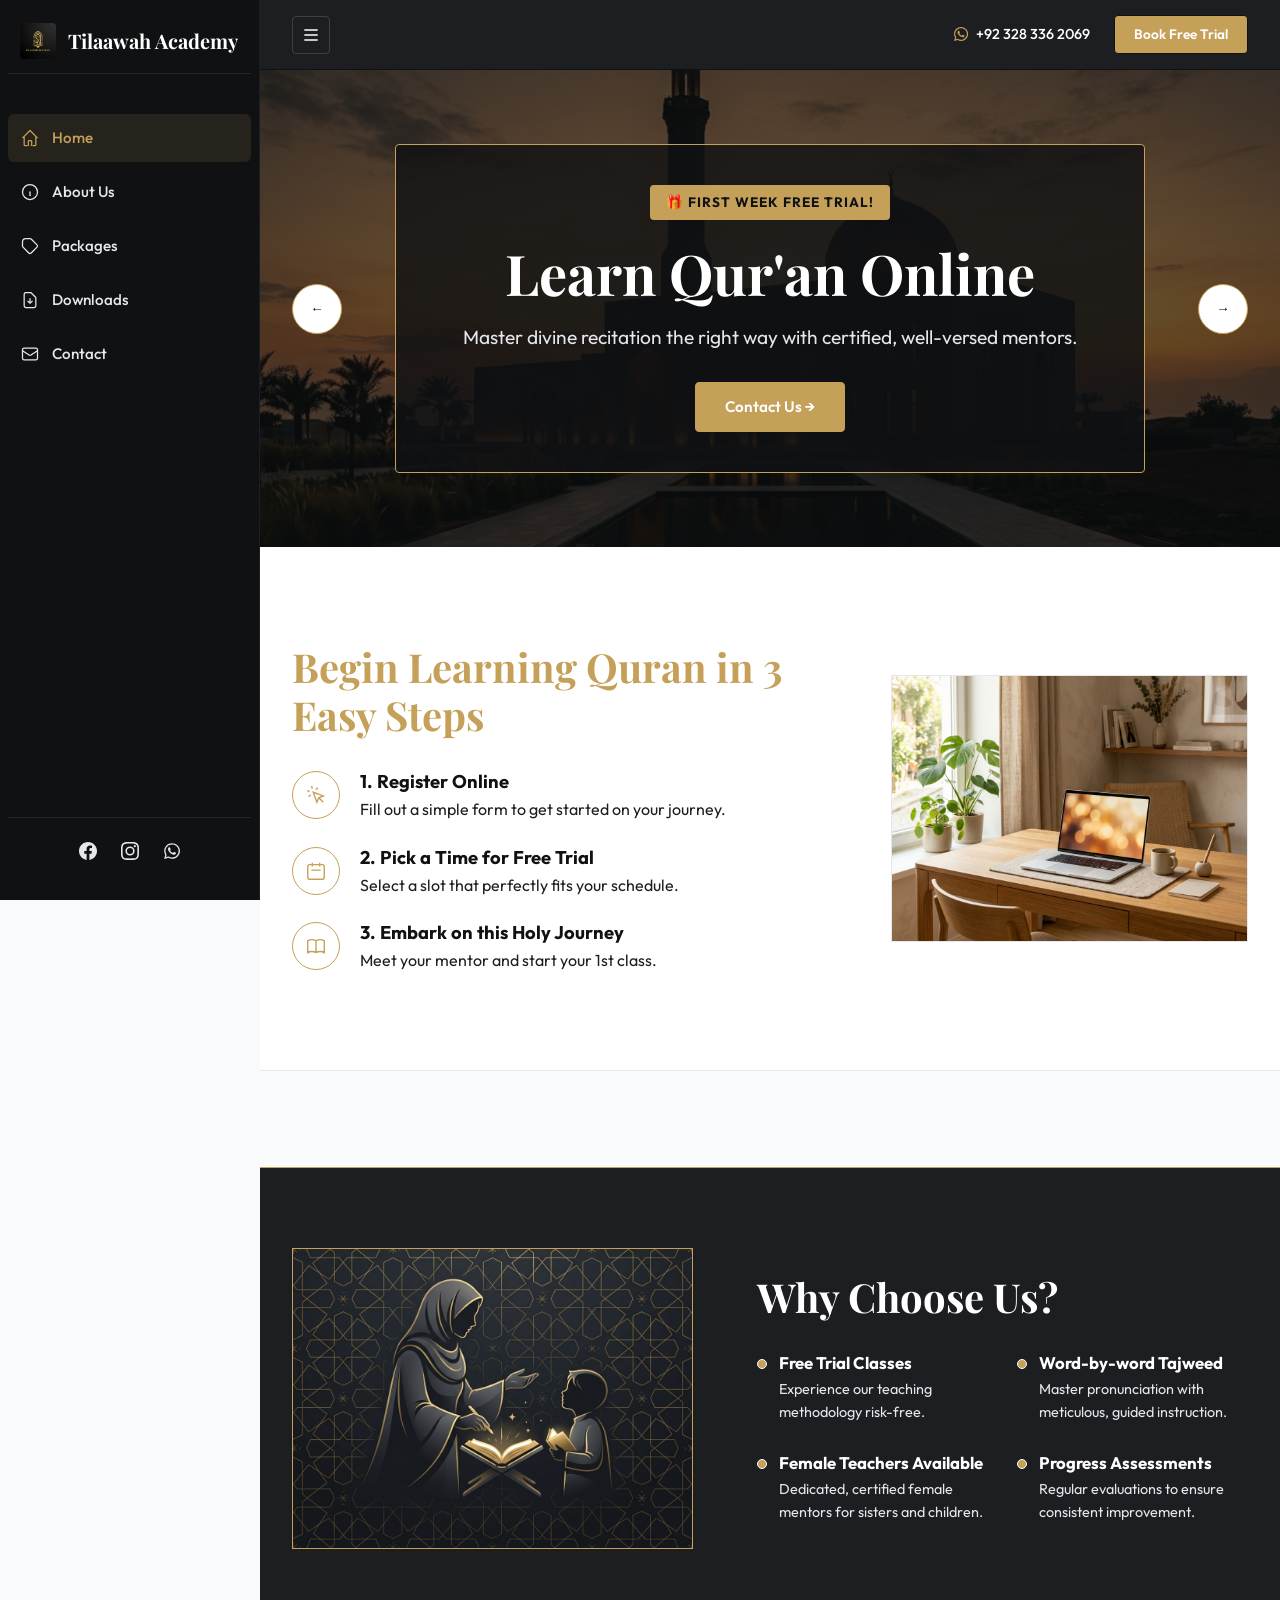
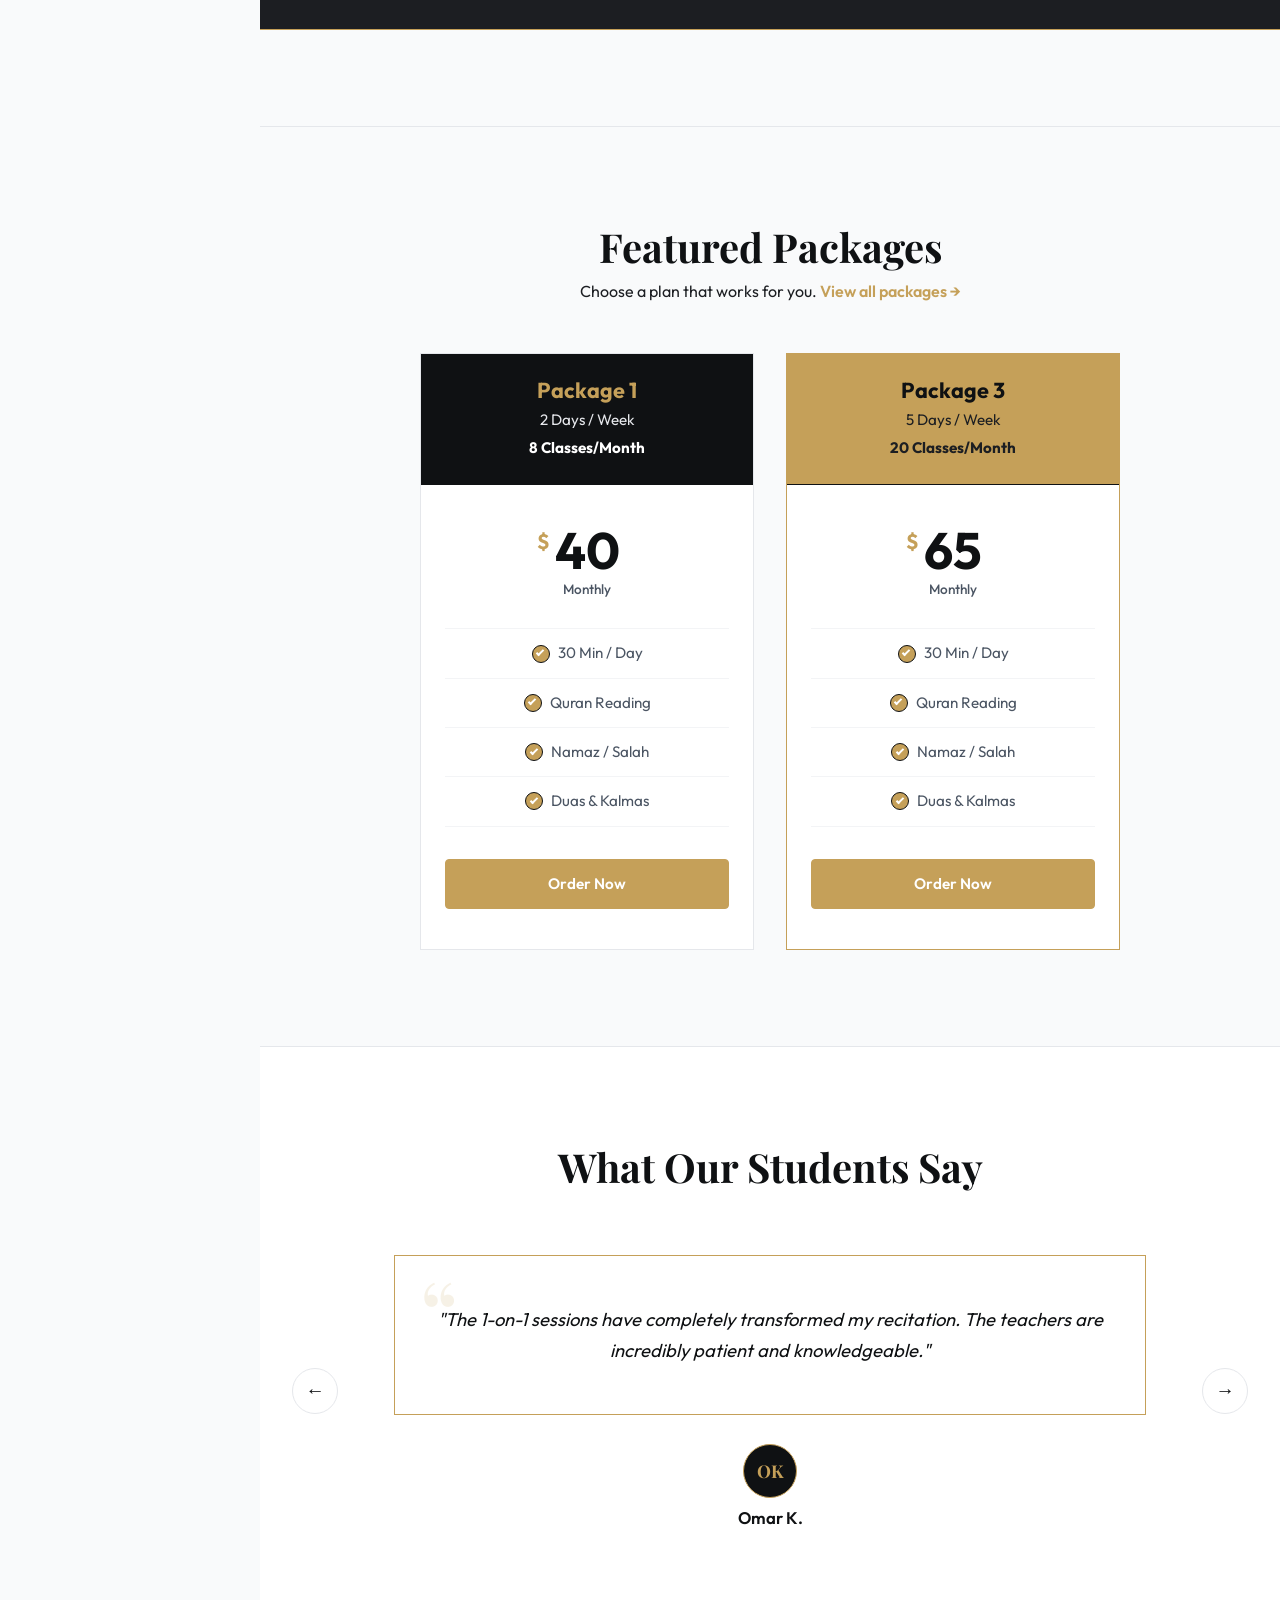
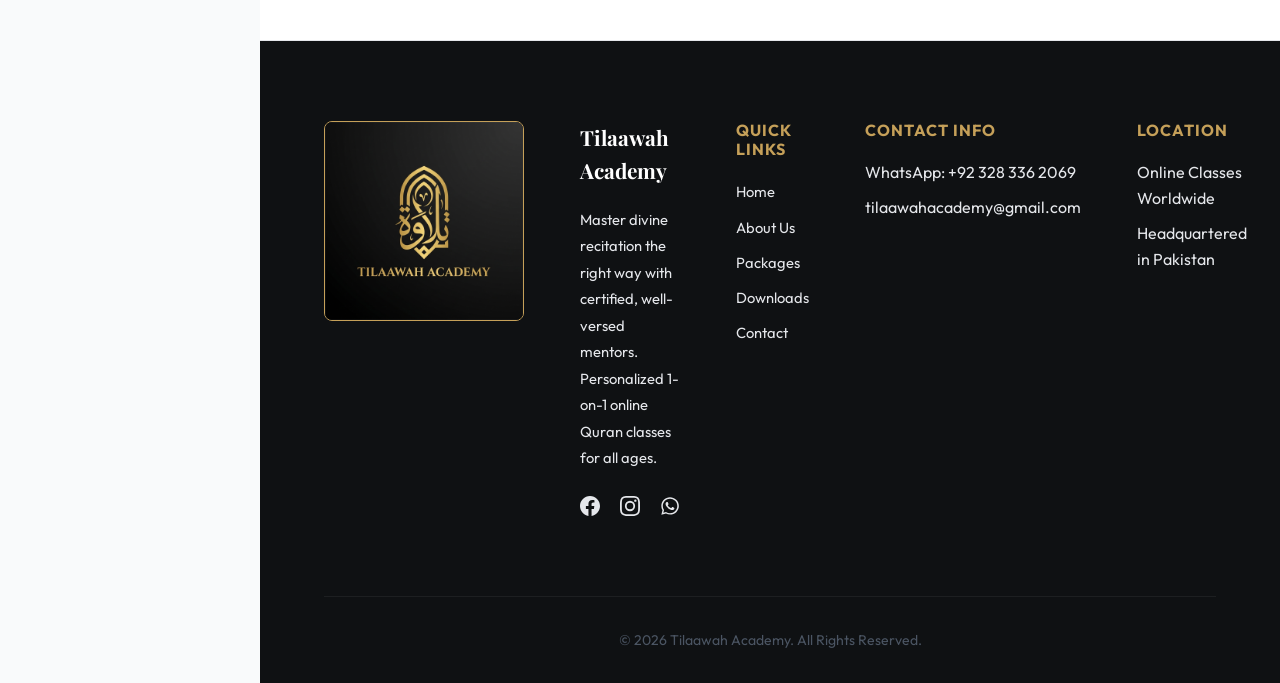
<file: index.html>
<!DOCTYPE html>
<html lang="en">

<head>
    <meta charset="UTF-8">
    <meta name="viewport" content="width=device-width, initial-scale=1.0">
    <title>Tilaawah Academy | Online Quran Education</title>
    <meta name="description" content="Master divine recitation the right way with certified, well-versed mentors at Tilaawah Academy. Personalized 1-on-1 online Quran classes.">
    <link rel="stylesheet" href="css/styles.css">
</head>

<body>

    <!-- Sidebar Navigation -->
    <aside class="sidebar">
        <div class="sidebar-brand">
            <a href="index.html" class="sidebar-logo">
                <img src="assets/images/tilaawah_logo.png" alt="Tilaawah Academy Logo" style="height: 36px; width: 36px; border-radius: 4px; object-fit: cover;">
                <span>Tilaawah Academy</span>
            </a>
        </div>
        <nav class="sidebar-nav">
            <a href="index.html" class="active" data-tooltip="Home">
                <svg viewBox="0 0 24 24" fill="none" stroke="currentColor" stroke-width="1.5"><path d="M3 12l2-2m0 0l7-7 7 7M5 10v10a1 1 0 001 1h3m10-11l2 2m-2-2v10a1 1 0 01-1 1h-3m-4 0a1 1 0 01-1-1v-4a1 1 0 011-1h2a1 1 0 011 1v4a1 1 0 01-1 1" /></svg>
                <span>Home</span>
            </a>
            <a href="about.html" data-tooltip="About Us">
                <svg viewBox="0 0 24 24" fill="none" stroke="currentColor" stroke-width="1.5"><path d="M13 16h-1v-4h-1m1-4h.01M21 12a9 9 0 11-18 0 9 9 0 0118 0z" /></svg>
                <span>About Us</span>
            </a>
            <a href="packages.html" data-tooltip="Packages">
                <svg viewBox="0 0 24 24" fill="none" stroke="currentColor" stroke-width="1.5"><path d="M7 7h.01M7 3h5c.512 0 1.024.195 1.414.586l7 7a2 2 0 010 2.828l-7 7a2 2 0 01-2.828 0l-7-7A2 2 0 013 12V7a4 4 0 014-4z" /></svg>
                <span>Packages</span>
            </a>
            <a href="downloads.html" data-tooltip="Downloads">
                <svg viewBox="0 0 24 24" fill="none" stroke="currentColor" stroke-width="1.5"><path d="M12 10v6m0 0l-3-3m3 3l3-3m2 8H7a2 2 0 01-2-2V5a2 2 0 012-2h5.586a1 1 0 01.707.293l5.414 5.414a1 1 0 01.293.707V19a2 2 0 01-2 2z" /></svg>
                <span>Downloads</span>
            </a>
            <a href="contact.html" data-tooltip="Contact">
                <svg viewBox="0 0 24 24" fill="none" stroke="currentColor" stroke-width="1.5"><path d="M3 8l7.89 5.26a2 2 0 002.22 0L21 8M5 19h14a2 2 0 002-2V7a2 2 0 00-2-2H5a2 2 0 00-2 2v10a2 2 0 002 2z" /></svg>
                <span>Contact</span>
            </a>
        </nav>
        
        <div class="sidebar-social">
            <a href="https://www.facebook.com/tilaawahacademy/" target="_blank" aria-label="Facebook">
                <svg viewBox="0 0 24 24" fill="currentColor">
                    <path d="M24 12.073c0-6.627-5.373-12-12-12s-12 5.373-12 12c0 5.99 4.388 10.954 10.125 11.854v-8.385H7.078v-3.47h3.047V9.43c0-3.007 1.792-4.669 4.533-4.669 1.312 0 2.686.235 2.686.235v2.953H15.83c-1.491 0-1.956.925-1.956 1.874v2.25h3.328l-.532 3.47h-2.796v8.385C19.612 23.027 24 18.062 24 12.073z"/>
                </svg>
            </a>
            <a href="https://www.instagram.com/tilaawahacademy/" target="_blank" aria-label="Instagram">
                <svg viewBox="0 0 24 24" fill="currentColor">
                    <path d="M12 2.163c3.204 0 3.584.012 4.85.07 3.252.148 4.771 1.691 4.919 4.919.058 1.265.069 1.645.069 4.849 0 3.205-.012 3.584-.069 4.849-.149 3.225-1.664 4.771-4.919 4.919-1.266.058-1.644.07-4.85.07-3.204 0-3.584-.012-4.849-.07-3.26-.149-4.771-1.699-4.919-4.92-.058-1.265-.07-1.644-.07-4.849 0-3.204.013-3.583.07-4.849.149-3.227 1.664-4.771 4.919-4.919 1.266-.057 1.645-.069 4.849-.069zM12 0C8.741 0 8.333.014 7.053.072 2.695.272.273 2.69.073 7.051.014 8.333 0 8.741 0 12c0 3.259.014 3.668.072 4.948.2 4.358 2.618 6.78 6.98 6.98 1.281.058 1.689.072 4.948.072 3.259 0 3.668-.014 4.948-.072 4.354-.2 6.782-2.618 6.979-6.98.059-1.28.073-1.689.073-4.948 0-3.259-.014-3.667-.072-4.947-.196-4.354-2.617-6.78-6.979-6.98C15.668.014 15.259 0 12 0zm0 5.838a6.162 6.162 0 100 12.324 6.162 6.162 0 000-12.324zM12 16a4 4 0 110-8 4 4 0 010 8zm6.406-11.845a1.44 1.44 0 100 2.881 1.44 1.44 0 000-2.881z"/>
                </svg>
            </a>
            <a href="https://wa.me/923283362069" target="_blank" aria-label="WhatsApp">
                <svg viewBox="0 0 448 512" fill="currentColor">
                    <path d="M380.9 97.1C339 55.1 283.2 32 223.9 32c-122.4 0-222 99.6-222 222 0 39.1 10.2 77.3 29.6 111L3 480l117.7-30.9c32.4 17.7 68.9 27 106.1 27h.1c122.3 0 224.1-99.6 224.1-222 0-59.3-25.2-115-67.1-157zm-157 341.6c-33.2 0-65.7-8.9-94-25.7l-6.7-4-69.8 18.3 18.7-68.1-4.4-7c-18.5-29.4-28.2-63.3-28.2-98.2 0-101.7 82.8-184.5 184.6-184.5 49.3 0 95.6 19.2 130.4 54.1 34.8 34.9 56.2 81.2 56.1 130.5 0 101.8-84.9 184.6-186.6 184.6zm101.2-138.2c-5.5-2.8-32.8-16.2-37.9-18-5.1-1.9-8.8-2.8-12.5 2.8-3.7 5.6-14.3 18-17.6 21.8-3.2 3.7-6.5 4.2-12 1.4-32.6-16.3-54-29.1-75.5-66-5.7-9.8 5.7-9.1 16.3-30.3 1.8-3.7.9-6.9-.5-9.7-1.4-2.8-12.5-30.1-17.1-41.2-4.5-10.8-9.1-9.3-12.5-9.5-3.2-.2-6.9-.2-10.6-.2-3.7 0-9.7 1.4-14.8 6.9-5.1 5.6-19.4 19-19.4 46.3 0 27.3 19.9 53.7 22.6 57.4 2.8 3.7 39.1 59.7 94.8 83.8 35.2 15.2 49 16.5 66.6 13.9 10.7-1.6 32.8-13.4 37.4-26.4 4.6-13 4.6-24.1 3.2-26.4-1.3-2.5-5-3.9-10.5-6.6z"/>
                </svg>
            </a>
        </div>

    </aside>

    <!-- Main Content -->
    <div class="main-content">

        <!-- Sticky Top Header -->
        <header class="top-header">
            <div class="top-header-left">
                <button class="top-header-toggle-btn" aria-label="Toggle Sidebar">
                    <svg viewBox="0 0 24 24" fill="none" stroke="currentColor" stroke-width="2">
                        <path d="M4 6h16M4 12h16M4 18h16" />
                    </svg>
                </button>
                <a href="index.html" class="top-header-logo">
                    <img src="assets/images/tilaawah_logo.png" alt="Tilaawah Academy Logo" style="height: 32px; width: 32px; border-radius: 4px; object-fit: cover;">
                    <span>Tilaawah Academy</span>
                </a>
            </div>
            <div class="top-header-right">
                <div class="top-header-contact">
                    <a href="https://wa.me/923283362069" target="_blank">
                        <svg viewBox="0 0 448 512" fill="currentColor">
                            <path d="M380.9 97.1C339 55.1 283.2 32 223.9 32c-122.4 0-222 99.6-222 222 0 39.1 10.2 77.3 29.6 111L3 480l117.7-30.9c32.4 17.7 68.9 27 106.1 27h.1c122.3 0 224.1-99.6 224.1-222 0-59.3-25.2-115-67.1-157zm-157 341.6c-33.2 0-65.7-8.9-94-25.7l-6.7-4-69.8 18.3 18.7-68.1-4.4-7c-18.5-29.4-28.2-63.3-28.2-98.2 0-101.7 82.8-184.5 184.6-184.5 49.3 0 95.6 19.2 130.4 54.1 34.8 34.9 56.2 81.2 56.1 130.5 0 101.8-84.9 184.6-186.6 184.6zm101.2-138.2c-5.5-2.8-32.8-16.2-37.9-18-5.1-1.9-8.8-2.8-12.5 2.8-3.7 5.6-14.3 18-17.6 21.8-3.2 3.7-6.5 4.2-12 1.4-32.6-16.3-54-29.1-75.5-66-5.7-9.8 5.7-9.1 16.3-30.3 1.8-3.7.9-6.9-.5-9.7-1.4-2.8-12.5-30.1-17.1-41.2-4.5-10.8-9.1-9.3-12.5-9.5-3.2-.2-6.9-.2-10.6-.2-3.7 0-9.7 1.4-14.8 6.9-5.1 5.6-19.4 19-19.4 46.3 0 27.3 19.9 53.7 22.6 57.4 2.8 3.7 39.1 59.7 94.8 83.8 35.2 15.2 49 16.5 66.6 13.9 10.7-1.6 32.8-13.4 37.4-26.4 4.6-13 4.6-24.1 3.2-26.4-1.3-2.5-5-3.9-10.5-6.6z"/>
                        </svg>
                        <span>+92 328 336 2069</span>
                    </a>
                </div>
                <a href="contact.html" class="top-header-btn">Book Free Trial</a>
            </div>
        </header>

        <!-- Hero Slider -->
        <section class="hero-slider">
            <div class="hero-slide active">
                <img src="assets/images/hero_slide_1.png" class="hero-slide-bg" alt="Interactive Quran Recitation">
                <div class="hero-slide-content">
                    <div class="hero-badge">&#127873; First Week Free Trial!</div>
                    <h1>Learn Qur'an Online</h1>
                    <p>Master divine recitation the right way with certified, well-versed mentors.</p>
                    <a href="contact.html" class="swiss-btn-gold">Contact Us &rarr;</a>
                </div>
            </div>
            <div class="hero-slide">
                <img src="assets/images/hero_slide_2.png" class="hero-slide-bg" alt="Word-by-Word Tajweed Course">
                <div class="hero-slide-content">
                    <div class="hero-badge" style="visibility: hidden;" aria-hidden="true">placeholder</div>
                    <h1>Word-by-Word Tajweed</h1>
                    <p>Personalized 1-on-1 sessions tailored to your pace and level of expertise.</p>
                    <a href="packages.html" class="swiss-btn-gold">View Packages &rarr;</a>
                </div>
            </div>
            <div class="hero-slide">
                <img src="assets/images/hero_slide_3.png" class="hero-slide-bg" alt="Flexible Scheduling Platform">
                <div class="hero-slide-content">
                    <div class="hero-badge" style="visibility: hidden;" aria-hidden="true">placeholder</div>
                    <h1>Flexible Scheduling</h1>
                    <p>Classes available 7 days a week. Learn at a time that suits you best.</p>
                    <a href="about.html" class="swiss-btn-gold">Learn More &rarr;</a>
                </div>
            </div>

            
            <!-- Left & Right Arrow Controls -->
            <button class="slider-arrow slider-arrow-left" aria-label="Previous Slide">&larr;</button>
            <button class="slider-arrow slider-arrow-right" aria-label="Next Slide">&rarr;</button>
        </section>

        <!-- 3-Step Process -->
        <section class="steps-section" id="courses">
            <div class="container steps-container">
                <div class="steps-content">
                    <h2 class="section-title gold-text">Begin Learning Quran in 3 Easy Steps</h2>
                    <ul class="steps-list">
                        <li>
                            <div class="step-icon">
                                <svg viewBox="0 0 24 24" fill="none" stroke="currentColor" stroke-width="1.5">
                                    <path d="M15 15l-2 5L9 9l11 4-5 2zm0 0l5 5M7.188 2.239l.777 2.897M5.136 7.965l-2.898-.777M13.95 4.05l-2.122 2.122m-5.657 5.656l-2.12 2.122" />
                                </svg>
                            </div>
                            <div class="step-text">
                                <h3>1. Register Online</h3>
                                <p>Fill out a simple form to get started on your journey.</p>
                            </div>
                        </li>
                        <li>
                            <div class="step-icon">
                                <svg viewBox="0 0 24 24" fill="none" stroke="currentColor" stroke-width="1.5">
                                    <path d="M8 7V3m8 4V3m-9 8h10M5 21h14a2 2 0 002-2V7a2 2 0 00-2-2H5a2 2 0 00-2 2v12a2 2 0 002 2z" />
                                </svg>
                            </div>
                            <div class="step-text">
                                <h3>2. Pick a Time for Free Trial</h3>
                                <p>Select a slot that perfectly fits your schedule.</p>
                            </div>
                        </li>
                        <li>
                            <div class="step-icon">
                                <svg viewBox="0 0 24 24" fill="none" stroke="currentColor" stroke-width="1.5">
                                    <path d="M12 6.253v13m0-13C10.832 5.477 9.246 5 7.5 5S4.168 5.477 3 6.253v13C4.168 18.477 5.754 18 7.5 18s3.332.477 4.5 1.253m0-13C13.168 5.477 14.754 5 16.5 5c1.747 0 3.332.477 4.5 1.253v13C19.832 18.477 18.247 18 16.5 18c-1.746 0-3.332.477-4.5 1.253" />
                                </svg>
                            </div>
                            <div class="step-text">
                                <h3>3. Embark on this Holy Journey</h3>
                                <p>Meet your mentor and start your 1st class.</p>
                            </div>
                        </li>
                    </ul>
                </div>
                <div class="steps-image">
                    <img src="assets/images/interactive_room.png" class="swiss-card" style="aspect-ratio: 4 / 3; object-fit: cover; width: 100%; display: block;" alt="Interactive Learning Room">
                </div>
            </div>
        </section>

        <!-- Why Choose Us -->
        <section class="why-us-section" id="why-us">
            <div class="why-us-bg-block">
                <div class="container why-us-container">
                    <div class="why-us-image">
                        <img src="assets/images/mentorship_profile.png" class="swiss-card-gold" style="aspect-ratio: 4 / 3; object-fit: cover; width: 100%; display: block;" alt="Certified Mentorship Profile">
                    </div>
                    <div class="why-us-content">
                        <h2 class="section-title">Why Choose Us?</h2>
                        <ul class="benefit-list">
                            <li>
                                <i class="gold-bullet"></i>
                                <div>
                                    <h4>Free Trial Classes</h4>
                                    <p>Experience our teaching methodology risk-free.</p>
                                </div>
                            </li>
                            <li>
                                <i class="gold-bullet"></i>
                                <div>
                                    <h4>Word-by-word Tajweed</h4>
                                    <p>Master pronunciation with meticulous, guided instruction.</p>
                                </div>
                            </li>
                            <li>
                                <i class="gold-bullet"></i>
                                <div>
                                    <h4>Female Teachers Available</h4>
                                    <p>Dedicated, certified female mentors for sisters and children.</p>
                                </div>
                            </li>
                            <li>
                                <i class="gold-bullet"></i>
                                <div>
                                    <h4>Progress Assessments</h4>
                                    <p>Regular evaluations to ensure consistent improvement.</p>
                                </div>
                            </li>
                        </ul>
                    </div>
                </div>
            </div>
        </section>

        <!-- Featured Packages (2 cards) -->
        <section class="pricing-section" id="pricing">
            <div class="container">
                <h2 class="section-title center-text">Featured Packages</h2>
                <p class="center-text" style="margin-bottom: 2rem; margin-top: -1rem;">Choose a plan that works for you. <a href="packages.html" style="color: var(--clr-gold); font-weight: 600;">View all packages &rarr;</a></p>
                <div class="pricing-grid pricing-grid-two">

                    <!-- Package 1 -->
                    <div class="pricing-card swiss-card">
                        <div class="pricing-header">
                            <h3>Package 1</h3>
                            <p>2 Days / Week</p>
                            <p class="pricing-classes">8 Classes/Month</p>
                        </div>
                        <div class="pricing-body">
                            <div class="pricing-price">
                                <span class="currency">$</span>40
                                <div class="pricing-period">Monthly</div>
                            </div>
                            <ul class="pricing-features">
                                <li><i class="check-icon"></i> 30 Min / Day</li>
                                <li><i class="check-icon"></i> Quran Reading</li>
                                <li><i class="check-icon"></i> Namaz / Salah</li>
                                <li><i class="check-icon"></i> Duas &amp; Kalmas</li>
                            </ul>
                            <a href="contact.html" class="swiss-btn-gold pricing-btn">Order Now</a>
                        </div>
                    </div>

                    <!-- Package 3 (Popular) -->
                    <div class="pricing-card swiss-card featured-card">
                        <div class="ribbon-wrapper">
                            <div class="ribbon">POPULAR</div>
                        </div>
                        <div class="pricing-header">
                            <h3>Package 3</h3>
                            <p>5 Days / Week</p>
                            <p class="pricing-classes">20 Classes/Month</p>
                        </div>
                        <div class="pricing-body">
                            <div class="pricing-price">
                                <span class="currency">$</span>65
                                <div class="pricing-period">Monthly</div>
                            </div>
                            <ul class="pricing-features">
                                <li><i class="check-icon"></i> 30 Min / Day</li>
                                <li><i class="check-icon"></i> Quran Reading</li>
                                <li><i class="check-icon"></i> Namaz / Salah</li>
                                <li><i class="check-icon"></i> Duas &amp; Kalmas</li>
                            </ul>
                            <a href="contact.html" class="swiss-btn-gold pricing-btn">Order Now</a>
                        </div>
                    </div>

                </div>
            </div>
        </section>

        <!-- Testimonials -->
        <section class="testimonials-section">
            <div class="container">
                <h2 class="section-title center-text">What Our Students Say</h2>
                <div class="carousel-container">
                    <button class="carousel-btn prev-btn" aria-label="Previous">&larr;</button>
                    <div class="carousel-track-wrapper">
                        <div class="carousel-track" id="testimonial-track">
                            <div class="testimonial-card">
                                <div class="quote-box swiss-card-gold">
                                    <p>"The 1-on-1 sessions have completely transformed my recitation. The teachers are incredibly patient and knowledgeable."</p>
                                </div>
                                <div class="testimonial-avatar">OK</div>
                                <h4 class="reviewer-name">Omar K.</h4>
                            </div>
                            <div class="testimonial-card">
                                <div class="quote-box swiss-card-gold">
                                    <p>"My children look forward to their classes every week. The female instructors are wonderful and very engaging."</p>
                                </div>
                                <div class="testimonial-avatar">AM</div>
                                <h4 class="reviewer-name">Aisha M. (Parent)</h4>
                            </div>
                            <div class="testimonial-card">
                                <div class="quote-box swiss-card-gold">
                                    <p>"Finding a reliable platform for learning Tajweed was hard until I found Tilaawah. The structured approach works perfectly for me."</p>
                                </div>
                                <div class="testimonial-avatar">ZH</div>
                                <h4 class="reviewer-name">Zayd H.</h4>
                            </div>
                        </div>
                    </div>
                    <button class="carousel-btn next-btn" aria-label="Next">&rarr;</button>
                </div>
            </div>
        </section>



        <!-- Footer -->
        <footer class="site-footer">
            <div class="container">
                <div class="footer-grid">
                    <div class="footer-col footer-logo-col">
                        <img src="assets/images/tilaawah_logo.png" alt="Tilaawah Academy Logo" class="footer-large-logo">
                    </div>
                    <div class="footer-col">
                        <div class="footer-brand">
                            Tilaawah Academy
                        </div>
                        <p style="margin-bottom: 1.5rem;">Master divine recitation the right way with certified, well-versed mentors. Personalized 1-on-1 online Quran classes for all ages.</p>
                        <div class="sidebar-social" style="flex-direction: row; border-top: none; padding-top: 0; justify-content: flex-start; gap: 1.25rem;">
                            <a href="https://www.facebook.com/tilaawahacademy/" target="_blank" aria-label="Facebook">
                                <svg viewBox="0 0 24 24" fill="currentColor" style="width: 20px; height: 20px;">
                                    <path d="M24 12.073c0-6.627-5.373-12-12-12s-12 5.373-12 12c0 5.99 4.388 10.954 10.125 11.854v-8.385H7.078v-3.47h3.047V9.43c0-3.007 1.792-4.669 4.533-4.669 1.312 0 2.686.235 2.686.235v2.953H15.83c-1.491 0-1.956.925-1.956 1.874v2.25h3.328l-.532 3.47h-2.796v8.385C19.612 23.027 24 18.062 24 12.073z"/>
                                </svg>
                            </a>
                            <a href="https://www.instagram.com/tilaawahacademy/" target="_blank" aria-label="Instagram">
                                <svg viewBox="0 0 24 24" fill="currentColor" style="width: 20px; height: 20px;">
                                    <path d="M12 2.163c3.204 0 3.584.012 4.85.07 3.252.148 4.771 1.691 4.919 4.919.058 1.265.069 1.645.069 4.849 0 3.205-.012 3.584-.069 4.849-.149 3.225-1.664 4.771-4.919 4.919-1.266.058-1.644.07-4.85.07-3.204 0-3.584-.012-4.849-.07-3.26-.149-4.771-1.699-4.919-4.92-.058-1.265-.07-1.644-.07-4.849 0-3.204.013-3.583.07-4.849.149-3.227 1.664-4.771 4.919-4.919 1.266-.057 1.645-.069 4.849-.069zM12 0C8.741 0 8.333.014 7.053.072 2.695.272.273 2.69.073 7.051.014 8.333 0 8.741 0 12c0 3.259.014 3.668.072 4.948.2 4.358 2.618 6.78 6.98 6.98 1.281.058 1.689.072 4.948.072 3.259 0 3.668-.014 4.948-.072 4.354-.2 6.782-2.618 6.979-6.98.059-1.28.073-1.689.073-4.948 0-3.259-.014-3.667-.072-4.947-.196-4.354-2.617-6.78-6.979-6.98C15.668.014 15.259 0 12 0zm0 5.838a6.162 6.162 0 100 12.324 6.162 6.162 0 000-12.324zM12 16a4 4 0 110-8 4 4 0 010 8zm6.406-11.845a1.44 1.44 0 100 2.881 1.44 1.44 0 000-2.881z"/>
                                </svg>
                            </a>
                            <a href="https://wa.me/923283362069" target="_blank" aria-label="WhatsApp">
                                <svg viewBox="0 0 448 512" fill="currentColor" style="width: 20px; height: 20px;">
                                    <path d="M380.9 97.1C339 55.1 283.2 32 223.9 32c-122.4 0-222 99.6-222 222 0 39.1 10.2 77.3 29.6 111L3 480l117.7-30.9c32.4 17.7 68.9 27 106.1 27h.1c122.3 0 224.1-99.6 224.1-222 0-59.3-25.2-115-67.1-157zm-157 341.6c-33.2 0-65.7-8.9-94-25.7l-6.7-4-69.8 18.3 18.7-68.1-4.4-7c-18.5-29.4-28.2-63.3-28.2-98.2 0-101.7 82.8-184.5 184.6-184.5 49.3 0 95.6 19.2 130.4 54.1 34.8 34.9 56.2 81.2 56.1 130.5 0 101.8-84.9 184.6-186.6 184.6zm101.2-138.2c-5.5-2.8-32.8-16.2-37.9-18-5.1-1.9-8.8-2.8-12.5 2.8-3.7 5.6-14.3 18-17.6 21.8-3.2 3.7-6.5 4.2-12 1.4-32.6-16.3-54-29.1-75.5-66-5.7-9.8 5.7-9.1 16.3-30.3 1.8-3.7.9-6.9-.5-9.7-1.4-2.8-12.5-30.1-17.1-41.2-4.5-10.8-9.1-9.3-12.5-9.5-3.2-.2-6.9-.2-10.6-.2-3.7 0-9.7 1.4-14.8 6.9-5.1 5.6-19.4 19-19.4 46.3 0 27.3 19.9 53.7 22.6 57.4 2.8 3.7 39.1 59.7 94.8 83.8 35.2 15.2 49 16.5 66.6 13.9 10.7-1.6 32.8-13.4 37.4-26.4 4.6-13 4.6-24.1 3.2-26.4-1.3-2.5-5-3.9-10.5-6.6z"/>
                                </svg>
                            </a>
                        </div>
                    </div>
                    <div class="footer-col">
                        <h4>Quick Links</h4>
                        <ul>
                            <li><a href="index.html">Home</a></li>
                            <li><a href="about.html">About Us</a></li>
                            <li><a href="packages.html">Packages</a></li>
                            <li><a href="downloads.html">Downloads</a></li>
                            <li><a href="contact.html">Contact</a></li>
                        </ul>
                    </div>
                    <div class="footer-col">
                        <h4>Contact Info</h4>
                        <ul>
                            <li>WhatsApp: +92 328 336 2069</li>
                            <li>tilaawahacademy@gmail.com</li>
                        </ul>
                    </div>
                    <div class="footer-col">
                        <h4>Location</h4>
                        <ul>
                            <li>Online Classes Worldwide</li>
                            <li>Headquartered in Pakistan</li>
                        </ul>
                    </div>
                </div>
                <div class="footer-bottom">
                    <p>&copy; 2026 Tilaawah Academy. All Rights Reserved.</p>
                </div>
            </div>
        </footer>

    </div>

    <script src="js/script.js"></script>
</body>

</html>
</file>
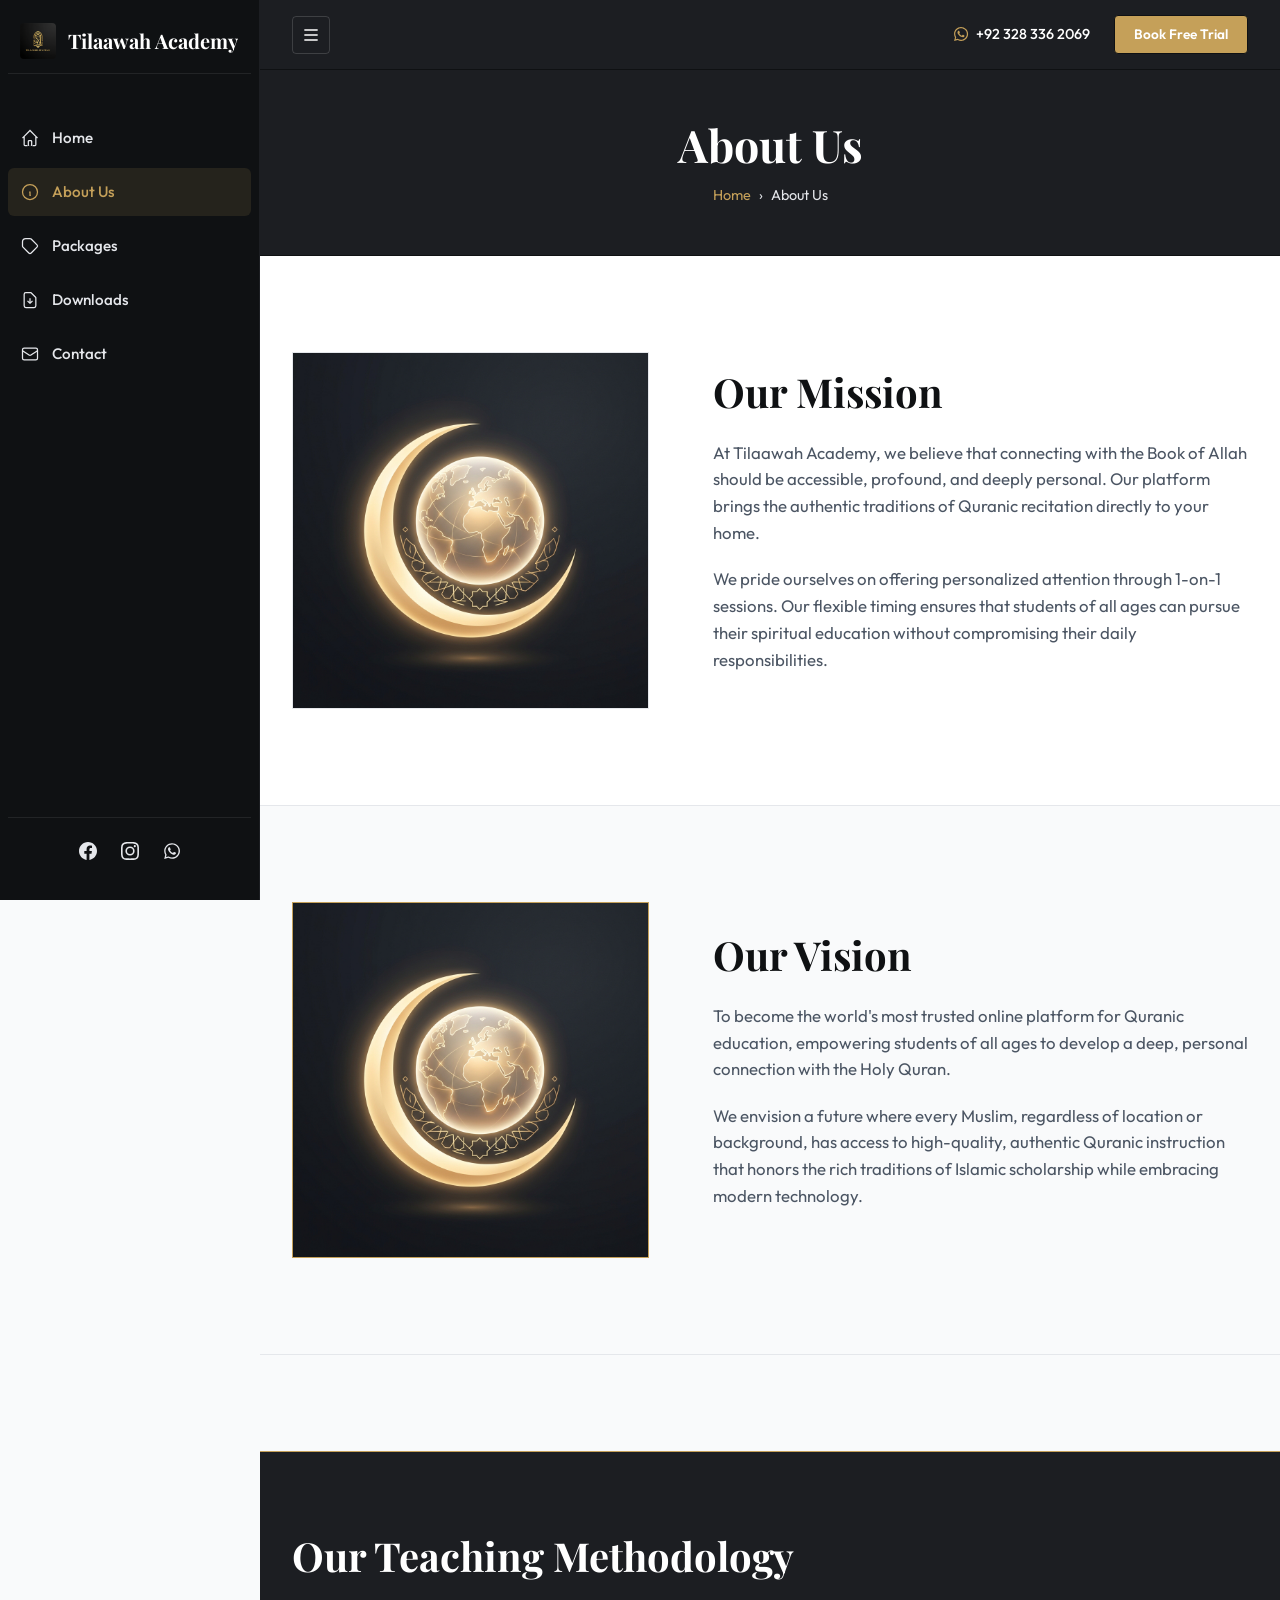
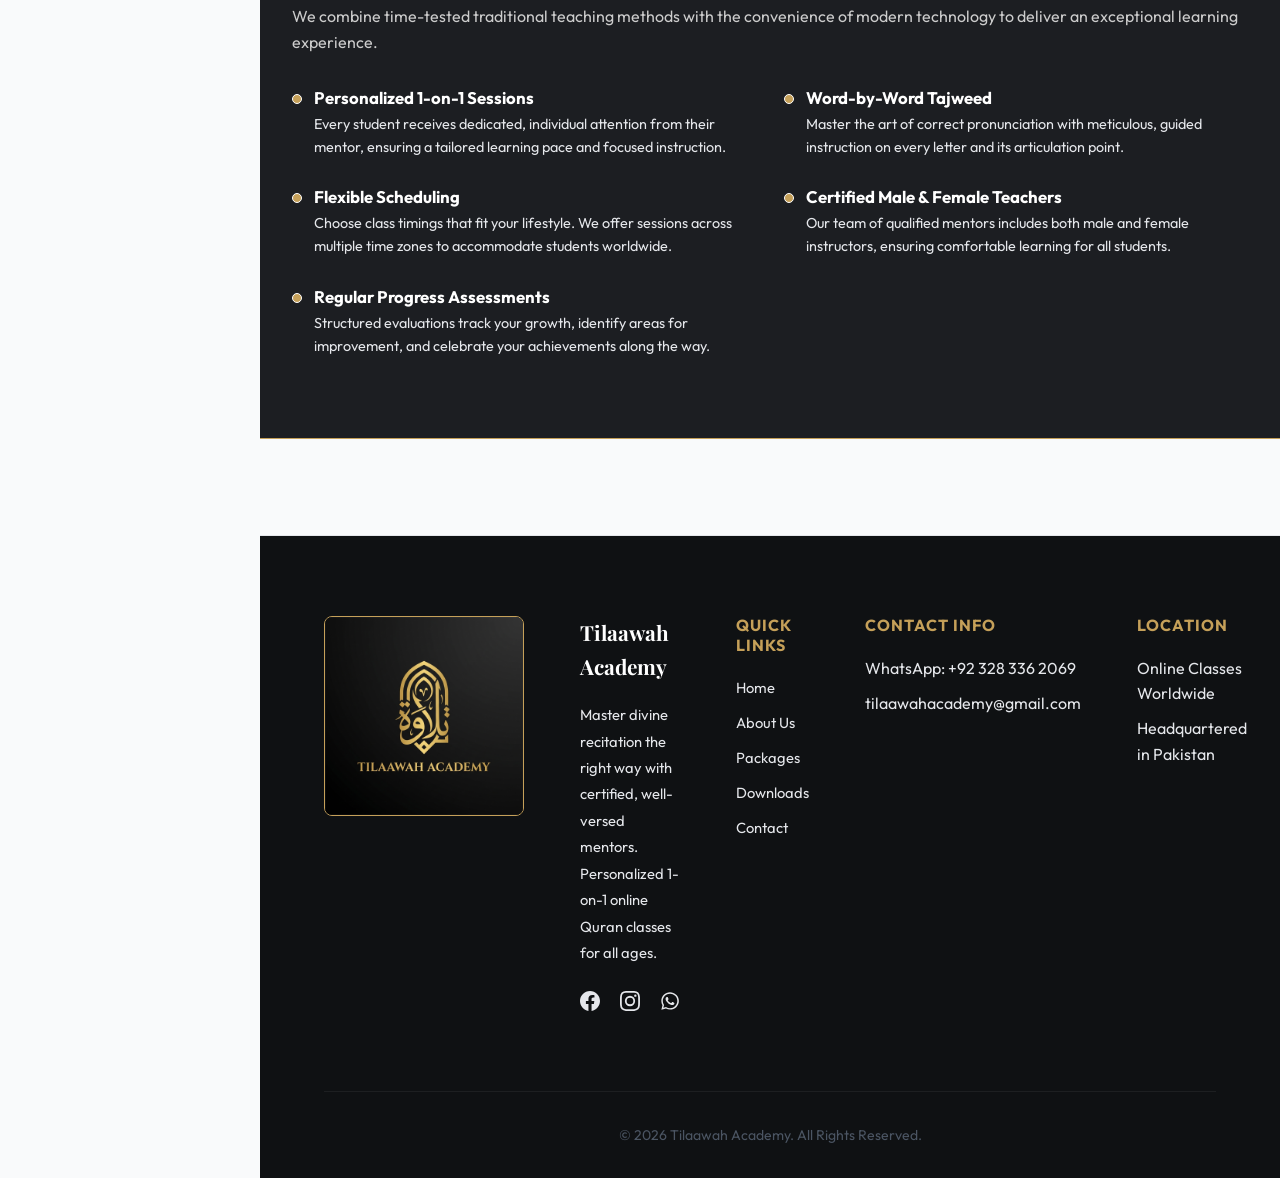
<file: about.html>
<!DOCTYPE html>
<html lang="en">

<head>
    <meta charset="UTF-8">
    <meta name="viewport" content="width=device-width, initial-scale=1.0">
    <title>About Us | Tilaawah Academy</title>
    <meta name="description" content="Learn about Tilaawah Academy's mission, vision, and teaching methodology for online Quran education.">
    <link rel="stylesheet" href="css/styles.css">
</head>

<body>

    <!-- Sidebar Navigation -->
    <aside class="sidebar">
        <div class="sidebar-brand">
            <a href="index.html" class="sidebar-logo">
                <img src="assets/images/tilaawah_logo.png" alt="Tilaawah Academy Logo" style="height: 36px; width: 36px; border-radius: 4px; object-fit: cover;">
                <span>Tilaawah Academy</span>
            </a>
        </div>
        <nav class="sidebar-nav">
            <a href="index.html" data-tooltip="Home">
                <svg viewBox="0 0 24 24" fill="none" stroke="currentColor" stroke-width="1.5"><path d="M3 12l2-2m0 0l7-7 7 7M5 10v10a1 1 0 001 1h3m10-11l2 2m-2-2v10a1 1 0 01-1 1h-3m-4 0a1 1 0 01-1-1v-4a1 1 0 011-1h2a1 1 0 011 1v4a1 1 0 01-1 1" /></svg>
                <span>Home</span>
            </a>
            <a href="about.html" class="active" data-tooltip="About Us">
                <svg viewBox="0 0 24 24" fill="none" stroke="currentColor" stroke-width="1.5"><path d="M13 16h-1v-4h-1m1-4h.01M21 12a9 9 0 11-18 0 9 9 0 0118 0z" /></svg>
                <span>About Us</span>
            </a>
            <a href="packages.html" data-tooltip="Packages">
                <svg viewBox="0 0 24 24" fill="none" stroke="currentColor" stroke-width="1.5"><path d="M7 7h.01M7 3h5c.512 0 1.024.195 1.414.586l7 7a2 2 0 010 2.828l-7 7a2 2 0 01-2.828 0l-7-7A2 2 0 013 12V7a4 4 0 014-4z" /></svg>
                <span>Packages</span>
            </a>
            <a href="downloads.html" data-tooltip="Downloads">
                <svg viewBox="0 0 24 24" fill="none" stroke="currentColor" stroke-width="1.5"><path d="M12 10v6m0 0l-3-3m3 3l3-3m2 8H7a2 2 0 01-2-2V5a2 2 0 012-2h5.586a1 1 0 01.707.293l5.414 5.414a1 1 0 01.293.707V19a2 2 0 01-2 2z" /></svg>
                <span>Downloads</span>
            </a>
            <a href="contact.html" data-tooltip="Contact">
                <svg viewBox="0 0 24 24" fill="none" stroke="currentColor" stroke-width="1.5"><path d="M3 8l7.89 5.26a2 2 0 002.22 0L21 8M5 19h14a2 2 0 002-2V7a2 2 0 00-2-2H5a2 2 0 00-2 2v10a2 2 0 002 2z" /></svg>
                <span>Contact</span>
            </a>
        </nav>
        
        <div class="sidebar-social">
            <a href="https://www.facebook.com/tilaawahacademy/" target="_blank" aria-label="Facebook">
                <svg viewBox="0 0 24 24" fill="currentColor">
                    <path d="M24 12.073c0-6.627-5.373-12-12-12s-12 5.373-12 12c0 5.99 4.388 10.954 10.125 11.854v-8.385H7.078v-3.47h3.047V9.43c0-3.007 1.792-4.669 4.533-4.669 1.312 0 2.686.235 2.686.235v2.953H15.83c-1.491 0-1.956.925-1.956 1.874v2.25h3.328l-.532 3.47h-2.796v8.385C19.612 23.027 24 18.062 24 12.073z"/>
                </svg>
            </a>
            <a href="https://www.instagram.com/tilaawahacademy/" target="_blank" aria-label="Instagram">
                <svg viewBox="0 0 24 24" fill="currentColor">
                    <path d="M12 2.163c3.204 0 3.584.012 4.85.07 3.252.148 4.771 1.691 4.919 4.919.058 1.265.069 1.645.069 4.849 0 3.205-.012 3.584-.069 4.849-.149 3.225-1.664 4.771-4.919 4.919-1.266.058-1.644.07-4.85.07-3.204 0-3.584-.012-4.849-.07-3.26-.149-4.771-1.699-4.919-4.92-.058-1.265-.07-1.644-.07-4.849 0-3.204.013-3.583.07-4.849.149-3.227 1.664-4.771 4.919-4.919 1.266-.057 1.645-.069 4.849-.069zM12 0C8.741 0 8.333.014 7.053.072 2.695.272.273 2.69.073 7.051.014 8.333 0 8.741 0 12c0 3.259.014 3.668.072 4.948.2 4.358 2.618 6.78 6.98 6.98 1.281.058 1.689.072 4.948.072 3.259 0 3.668-.014 4.948-.072 4.354-.2 6.782-2.618 6.979-6.98.059-1.28.073-1.689.073-4.948 0-3.259-.014-3.667-.072-4.947-.196-4.354-2.617-6.78-6.979-6.98C15.668.014 15.259 0 12 0zm0 5.838a6.162 6.162 0 100 12.324 6.162 6.162 0 000-12.324zM12 16a4 4 0 110-8 4 4 0 010 8zm6.406-11.845a1.44 1.44 0 100 2.881 1.44 1.44 0 000-2.881z"/>
                </svg>
            </a>
            <a href="https://wa.me/923283362069" target="_blank" aria-label="WhatsApp">
                <svg viewBox="0 0 448 512" fill="currentColor">
                    <path d="M380.9 97.1C339 55.1 283.2 32 223.9 32c-122.4 0-222 99.6-222 222 0 39.1 10.2 77.3 29.6 111L3 480l117.7-30.9c32.4 17.7 68.9 27 106.1 27h.1c122.3 0 224.1-99.6 224.1-222 0-59.3-25.2-115-67.1-157zm-157 341.6c-33.2 0-65.7-8.9-94-25.7l-6.7-4-69.8 18.3 18.7-68.1-4.4-7c-18.5-29.4-28.2-63.3-28.2-98.2 0-101.7 82.8-184.5 184.6-184.5 49.3 0 95.6 19.2 130.4 54.1 34.8 34.9 56.2 81.2 56.1 130.5 0 101.8-84.9 184.6-186.6 184.6zm101.2-138.2c-5.5-2.8-32.8-16.2-37.9-18-5.1-1.9-8.8-2.8-12.5 2.8-3.7 5.6-14.3 18-17.6 21.8-3.2 3.7-6.5 4.2-12 1.4-32.6-16.3-54-29.1-75.5-66-5.7-9.8 5.7-9.1 16.3-30.3 1.8-3.7.9-6.9-.5-9.7-1.4-2.8-12.5-30.1-17.1-41.2-4.5-10.8-9.1-9.3-12.5-9.5-3.2-.2-6.9-.2-10.6-.2-3.7 0-9.7 1.4-14.8 6.9-5.1 5.6-19.4 19-19.4 46.3 0 27.3 19.9 53.7 22.6 57.4 2.8 3.7 39.1 59.7 94.8 83.8 35.2 15.2 49 16.5 66.6 13.9 10.7-1.6 32.8-13.4 37.4-26.4 4.6-13 4.6-24.1 3.2-26.4-1.3-2.5-5-3.9-10.5-6.6z"/>
                </svg>
            </a>
        </div>

    </aside>

    <!-- Main Content -->
    <div class="main-content">

        <!-- Sticky Top Header -->
        <header class="top-header">
            <div class="top-header-left">
                <button class="top-header-toggle-btn" aria-label="Toggle Sidebar">
                    <svg viewBox="0 0 24 24" fill="none" stroke="currentColor" stroke-width="2">
                        <path d="M4 6h16M4 12h16M4 18h16" />
                    </svg>
                </button>
                <a href="index.html" class="top-header-logo">
                    <img src="assets/images/tilaawah_logo.png" alt="Tilaawah Academy Logo" style="height: 32px; width: 32px; border-radius: 4px; object-fit: cover;">
                    <span>Tilaawah Academy</span>
                </a>
            </div>
            <div class="top-header-right">
                <div class="top-header-contact">
                    <a href="https://wa.me/923283362069" target="_blank">
                        <svg viewBox="0 0 448 512" fill="currentColor">
                            <path d="M380.9 97.1C339 55.1 283.2 32 223.9 32c-122.4 0-222 99.6-222 222 0 39.1 10.2 77.3 29.6 111L3 480l117.7-30.9c32.4 17.7 68.9 27 106.1 27h.1c122.3 0 224.1-99.6 224.1-222 0-59.3-25.2-115-67.1-157zm-157 341.6c-33.2 0-65.7-8.9-94-25.7l-6.7-4-69.8 18.3 18.7-68.1-4.4-7c-18.5-29.4-28.2-63.3-28.2-98.2 0-101.7 82.8-184.5 184.6-184.5 49.3 0 95.6 19.2 130.4 54.1 34.8 34.9 56.2 81.2 56.1 130.5 0 101.8-84.9 184.6-186.6 184.6zm101.2-138.2c-5.5-2.8-32.8-16.2-37.9-18-5.1-1.9-8.8-2.8-12.5 2.8-3.7 5.6-14.3 18-17.6 21.8-3.2 3.7-6.5 4.2-12 1.4-32.6-16.3-54-29.1-75.5-66-5.7-9.8 5.7-9.1 16.3-30.3 1.8-3.7.9-6.9-.5-9.7-1.4-2.8-12.5-30.1-17.1-41.2-4.5-10.8-9.1-9.3-12.5-9.5-3.2-.2-6.9-.2-10.6-.2-3.7 0-9.7 1.4-14.8 6.9-5.1 5.6-19.4 19-19.4 46.3 0 27.3 19.9 53.7 22.6 57.4 2.8 3.7 39.1 59.7 94.8 83.8 35.2 15.2 49 16.5 66.6 13.9 10.7-1.6 32.8-13.4 37.4-26.4 4.6-13 4.6-24.1 3.2-26.4-1.3-2.5-5-3.9-10.5-6.6z"/>
                        </svg>
                        <span>+92 328 336 2069</span>
                    </a>
                </div>
                <a href="contact.html" class="top-header-btn">Book Free Trial</a>
            </div>
        </header>

        <!-- Page Banner -->
        <section class="page-banner">
            <div class="container">
                <h1 class="page-banner-title">About Us</h1>
                <nav class="breadcrumb" aria-label="Breadcrumb">
                    <a href="index.html">Home</a>
                    <span class="breadcrumb-sep">&rsaquo;</span>
                    <span class="breadcrumb-current">About Us</span>
                </nav>
            </div>
        </section>

        <!-- About / Mission Section -->
        <section class="about-section" id="mission">
            <div class="container about-container">
                <div class="about-image">
                    <img src="assets/images/global_vision.png" class="emblem-img swiss-card" style="aspect-ratio: 1 / 1; object-fit: cover; width: 100%; display: block;" alt="Global Academic Vision">
                </div>
                <div class="about-content">
                    <h2 class="section-title">Our Mission</h2>
                    <p>At Tilaawah Academy, we believe that connecting with the Book of Allah should be accessible, profound, and deeply personal. Our platform brings the authentic traditions of Quranic recitation directly to your home.</p>
                    <p>We pride ourselves on offering personalized attention through 1-on-1 sessions. Our flexible timing ensures that students of all ages can pursue their spiritual education without compromising their daily responsibilities.</p>
                </div>
            </div>
        </section>

        <!-- Vision Section -->
        <section class="vision-section" id="vision" style="padding: 6rem 0; background-color: var(--clr-off-white); border-bottom: 1px solid var(--clr-gray-300);">
            <div class="container about-container reverse">
                <div class="about-content">
                    <h2 class="section-title">Our Vision</h2>
                    <p>To become the world's most trusted online platform for Quranic education, empowering students of all ages to develop a deep, personal connection with the Holy Quran.</p>
                    <p>We envision a future where every Muslim, regardless of location or background, has access to high-quality, authentic Quranic instruction that honors the rich traditions of Islamic scholarship while embracing modern technology.</p>
                </div>
                <div class="about-image">
                    <img src="assets/images/global_vision.png" class="emblem-img swiss-card-gold" style="aspect-ratio: 1 / 1; object-fit: cover; width: 100%; display: block;" alt="Global Academic Vision">
                </div>
            </div>
        </section>

        <!-- Teaching Methodology Section -->
        <section class="why-us-section" id="methodology">
            <div class="why-us-bg-block">
                <div class="container why-us-container">
                    <div class="why-us-content" style="flex: 1;">
                        <h2 class="section-title">Our Teaching Methodology</h2>
                        <p style="margin-bottom: 2rem; color: #ccc;">We combine time-tested traditional teaching methods with the convenience of modern technology to deliver an exceptional learning experience.</p>
                        <ul class="benefit-list">
                            <li>
                                <i class="gold-bullet"></i>
                                <div>
                                    <h4>Personalized 1-on-1 Sessions</h4>
                                    <p>Every student receives dedicated, individual attention from their mentor, ensuring a tailored learning pace and focused instruction.</p>
                                </div>
                            </li>
                            <li>
                                <i class="gold-bullet"></i>
                                <div>
                                    <h4>Word-by-Word Tajweed</h4>
                                    <p>Master the art of correct pronunciation with meticulous, guided instruction on every letter and its articulation point.</p>
                                </div>
                            </li>
                            <li>
                                <i class="gold-bullet"></i>
                                <div>
                                    <h4>Flexible Scheduling</h4>
                                    <p>Choose class timings that fit your lifestyle. We offer sessions across multiple time zones to accommodate students worldwide.</p>
                                </div>
                            </li>
                            <li>
                                <i class="gold-bullet"></i>
                                <div>
                                    <h4>Certified Male &amp; Female Teachers</h4>
                                    <p>Our team of qualified mentors includes both male and female instructors, ensuring comfortable learning for all students.</p>
                                </div>
                            </li>
                            <li>
                                <i class="gold-bullet"></i>
                                <div>
                                    <h4>Regular Progress Assessments</h4>
                                    <p>Structured evaluations track your growth, identify areas for improvement, and celebrate your achievements along the way.</p>
                                </div>
                            </li>
                        </ul>
                    </div>
                </div>
            </div>
        </section>



        <!-- Footer -->
        <footer class="site-footer">
            <div class="container">
                <div class="footer-grid">
                    <div class="footer-col footer-logo-col">
                        <img src="assets/images/tilaawah_logo.png" alt="Tilaawah Academy Logo" class="footer-large-logo">
                    </div>
                    <div class="footer-col">
                        <div class="footer-brand">
                            Tilaawah Academy
                        </div>
                        <p style="margin-bottom: 1.5rem;">Master divine recitation the right way with certified, well-versed mentors. Personalized 1-on-1 online Quran classes for all ages.</p>
                        <div class="sidebar-social" style="flex-direction: row; border-top: none; padding-top: 0; justify-content: flex-start; gap: 1.25rem;">
                            <a href="https://www.facebook.com/tilaawahacademy/" target="_blank" aria-label="Facebook">
                                <svg viewBox="0 0 24 24" fill="currentColor" style="width: 20px; height: 20px;">
                                    <path d="M24 12.073c0-6.627-5.373-12-12-12s-12 5.373-12 12c0 5.99 4.388 10.954 10.125 11.854v-8.385H7.078v-3.47h3.047V9.43c0-3.007 1.792-4.669 4.533-4.669 1.312 0 2.686.235 2.686.235v2.953H15.83c-1.491 0-1.956.925-1.956 1.874v2.25h3.328l-.532 3.47h-2.796v8.385C19.612 23.027 24 18.062 24 12.073z"/>
                                </svg>
                            </a>
                            <a href="https://www.instagram.com/tilaawahacademy/" target="_blank" aria-label="Instagram">
                                <svg viewBox="0 0 24 24" fill="currentColor" style="width: 20px; height: 20px;">
                                    <path d="M12 2.163c3.204 0 3.584.012 4.85.07 3.252.148 4.771 1.691 4.919 4.919.058 1.265.069 1.645.069 4.849 0 3.205-.012 3.584-.069 4.849-.149 3.225-1.664 4.771-4.919 4.919-1.266.058-1.644.07-4.85.07-3.204 0-3.584-.012-4.849-.07-3.26-.149-4.771-1.699-4.919-4.92-.058-1.265-.07-1.644-.07-4.849 0-3.204.013-3.583.07-4.849.149-3.227 1.664-4.771 4.919-4.919 1.266-.057 1.645-.069 4.849-.069zM12 0C8.741 0 8.333.014 7.053.072 2.695.272.273 2.69.073 7.051.014 8.333 0 8.741 0 12c0 3.259.014 3.668.072 4.948.2 4.358 2.618 6.78 6.98 6.98 1.281.058 1.689.072 4.948.072 3.259 0 3.668-.014 4.948-.072 4.354-.2 6.782-2.618 6.979-6.98.059-1.28.073-1.689.073-4.948 0-3.259-.014-3.667-.072-4.947-.196-4.354-2.617-6.78-6.979-6.98C15.668.014 15.259 0 12 0zm0 5.838a6.162 6.162 0 100 12.324 6.162 6.162 0 000-12.324zM12 16a4 4 0 110-8 4 4 0 010 8zm6.406-11.845a1.44 1.44 0 100 2.881 1.44 1.44 0 000-2.881z"/>
                                </svg>
                            </a>
                            <a href="https://wa.me/923283362069" target="_blank" aria-label="WhatsApp">
                                <svg viewBox="0 0 448 512" fill="currentColor" style="width: 20px; height: 20px;">
                                    <path d="M380.9 97.1C339 55.1 283.2 32 223.9 32c-122.4 0-222 99.6-222 222 0 39.1 10.2 77.3 29.6 111L3 480l117.7-30.9c32.4 17.7 68.9 27 106.1 27h.1c122.3 0 224.1-99.6 224.1-222 0-59.3-25.2-115-67.1-157zm-157 341.6c-33.2 0-65.7-8.9-94-25.7l-6.7-4-69.8 18.3 18.7-68.1-4.4-7c-18.5-29.4-28.2-63.3-28.2-98.2 0-101.7 82.8-184.5 184.6-184.5 49.3 0 95.6 19.2 130.4 54.1 34.8 34.9 56.2 81.2 56.1 130.5 0 101.8-84.9 184.6-186.6 184.6zm101.2-138.2c-5.5-2.8-32.8-16.2-37.9-18-5.1-1.9-8.8-2.8-12.5 2.8-3.7 5.6-14.3 18-17.6 21.8-3.2 3.7-6.5 4.2-12 1.4-32.6-16.3-54-29.1-75.5-66-5.7-9.8 5.7-9.1 16.3-30.3 1.8-3.7.9-6.9-.5-9.7-1.4-2.8-12.5-30.1-17.1-41.2-4.5-10.8-9.1-9.3-12.5-9.5-3.2-.2-6.9-.2-10.6-.2-3.7 0-9.7 1.4-14.8 6.9-5.1 5.6-19.4 19-19.4 46.3 0 27.3 19.9 53.7 22.6 57.4 2.8 3.7 39.1 59.7 94.8 83.8 35.2 15.2 49 16.5 66.6 13.9 10.7-1.6 32.8-13.4 37.4-26.4 4.6-13 4.6-24.1 3.2-26.4-1.3-2.5-5-3.9-10.5-6.6z"/>
                                </svg>
                            </a>
                        </div>
                    </div>
                    <div class="footer-col">
                        <h4>Quick Links</h4>
                        <ul>
                            <li><a href="index.html">Home</a></li>
                            <li><a href="about.html">About Us</a></li>
                            <li><a href="packages.html">Packages</a></li>
                            <li><a href="downloads.html">Downloads</a></li>
                            <li><a href="contact.html">Contact</a></li>
                        </ul>
                    </div>
                    <div class="footer-col">
                        <h4>Contact Info</h4>
                        <ul>
                            <li>WhatsApp: +92 328 336 2069</li>
                            <li>tilaawahacademy@gmail.com</li>
                        </ul>
                    </div>
                    <div class="footer-col">
                        <h4>Location</h4>
                        <ul>
                            <li>Online Classes Worldwide</li>
                            <li>Headquartered in Pakistan</li>
                        </ul>
                    </div>
                </div>
                <div class="footer-bottom">
                    <p>&copy; 2026 Tilaawah Academy. All Rights Reserved.</p>
                </div>
            </div>
        </footer>

    </div>

    <!-- Main Script -->
    <script src="js/script.js"></script>
</body>

</html>
</file>
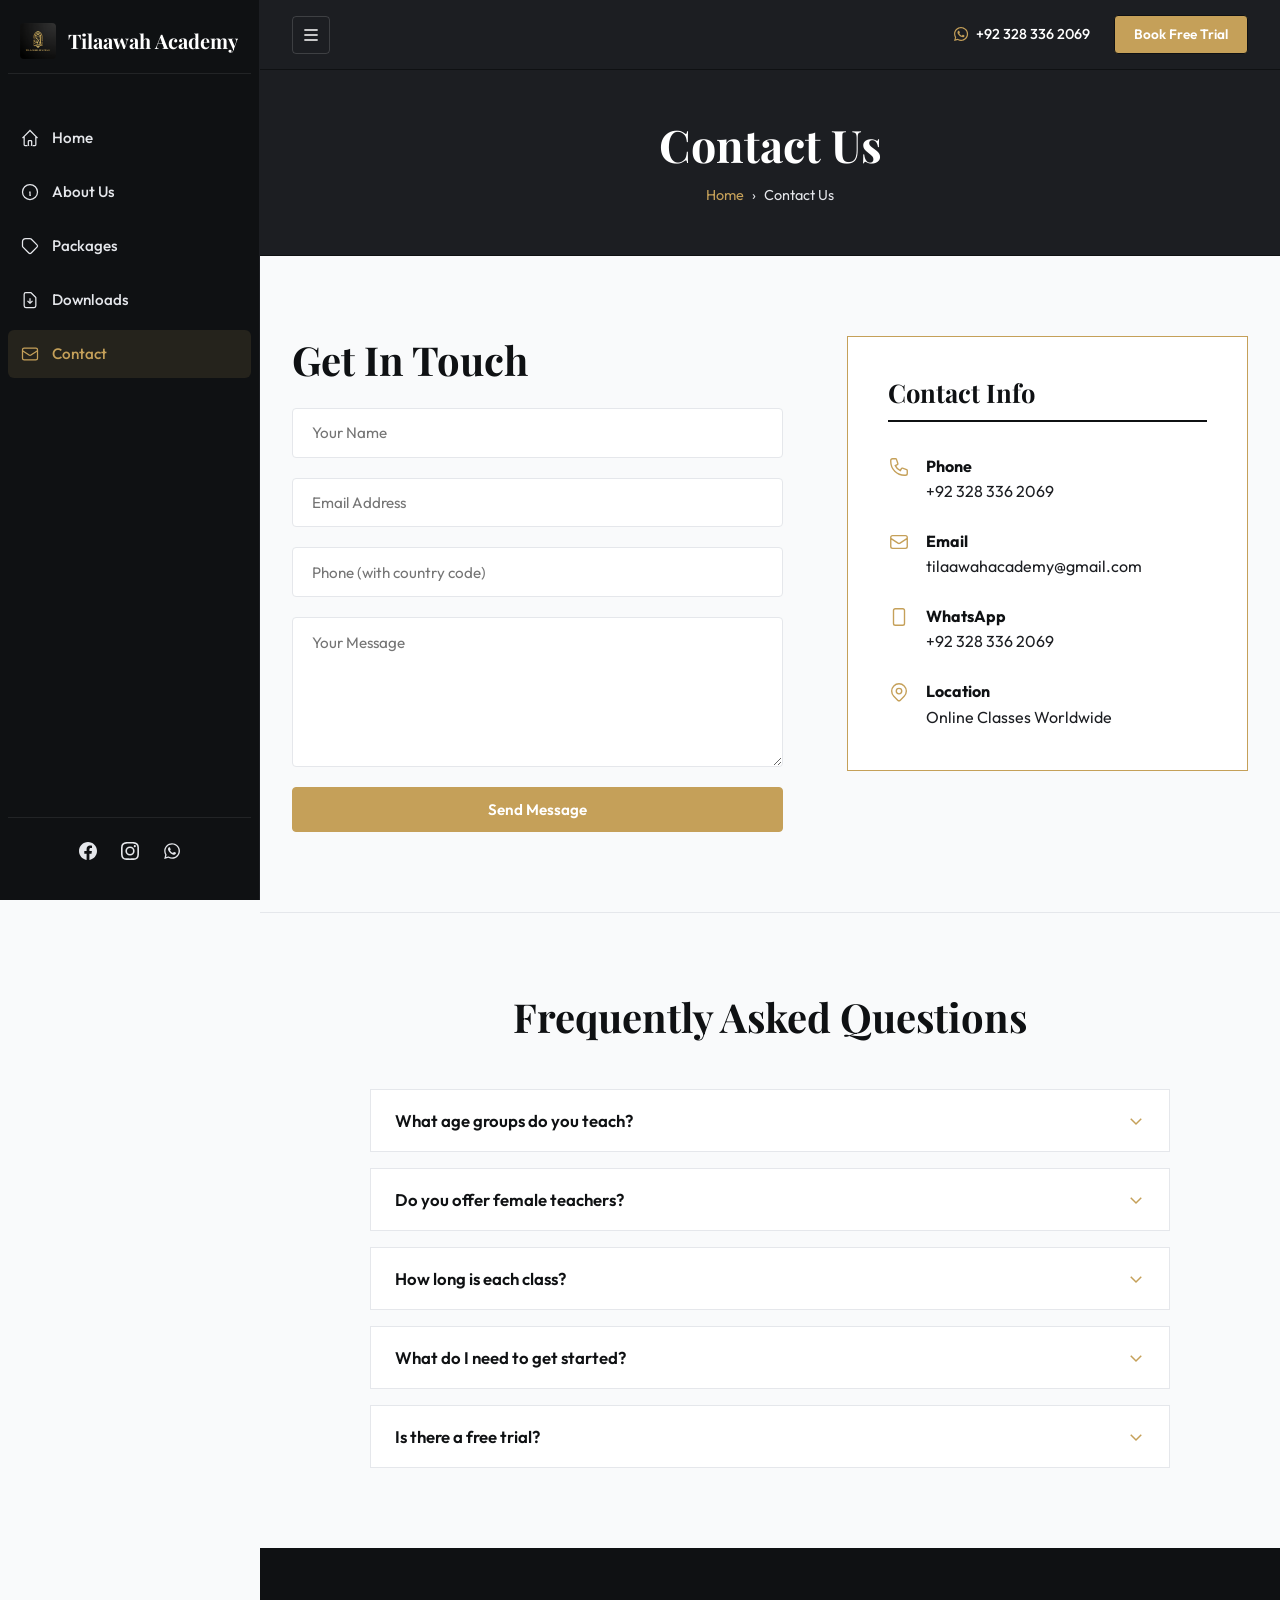
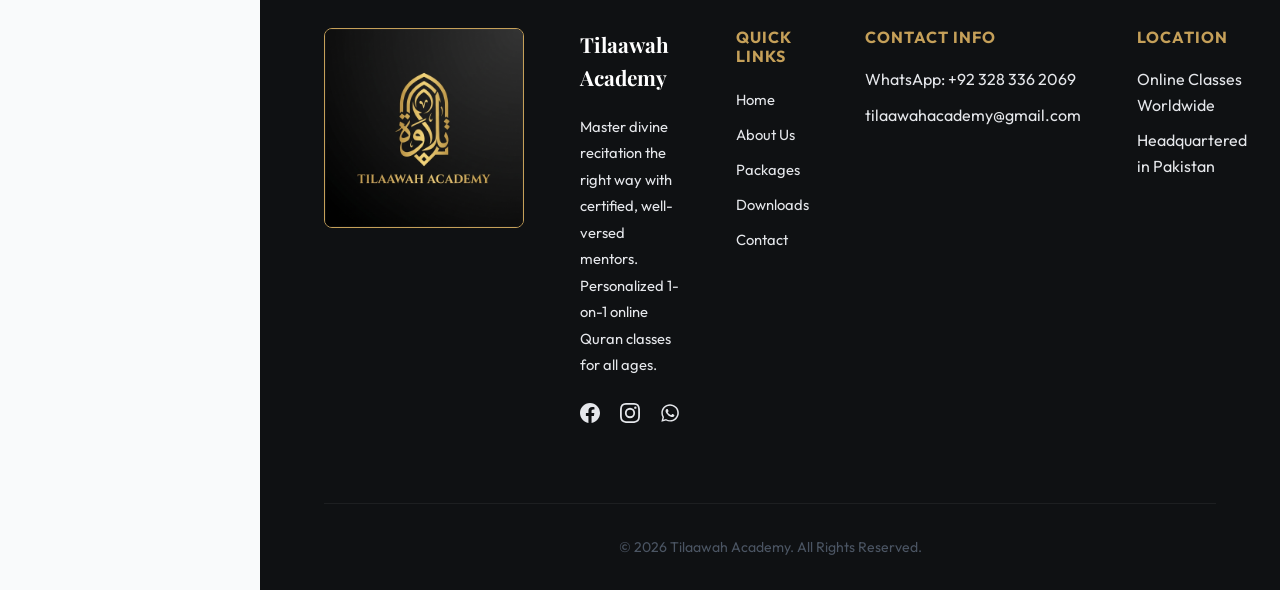
<file: contact.html>
<!DOCTYPE html>
<html lang="en">
<head>
    <meta charset="UTF-8">
    <meta name="viewport" content="width=device-width, initial-scale=1.0">
    <title>Contact Us | Tilaawah Academy</title>
    <meta name="description" content="Get in touch with Tilaawah Academy. Register for online 1-on-1 Quran and Tajweed classes, read FAQs, or reach us on WhatsApp.">
    <link rel="stylesheet" href="css/styles.css">
</head>
<body>

    <!-- Sidebar Navigation -->
    <aside class="sidebar">
        <div class="sidebar-brand">
            <a href="index.html" class="sidebar-logo">
                <img src="assets/images/tilaawah_logo.png" alt="Tilaawah Academy Logo" style="height: 36px; width: 36px; border-radius: 4px; object-fit: cover;">
                <span>Tilaawah Academy</span>
            </a>
        </div>
        <nav class="sidebar-nav">
            <a href="index.html" data-tooltip="Home">
                <svg viewBox="0 0 24 24" fill="none" stroke="currentColor" stroke-width="1.5"><path d="M3 12l2-2m0 0l7-7 7 7M5 10v10a1 1 0 001 1h3m10-11l2 2m-2-2v10a1 1 0 01-1 1h-3m-4 0a1 1 0 01-1-1v-4a1 1 0 011-1h2a1 1 0 011 1v4a1 1 0 01-1 1" /></svg>
                <span>Home</span>
            </a>
            <a href="about.html" data-tooltip="About Us">
                <svg viewBox="0 0 24 24" fill="none" stroke="currentColor" stroke-width="1.5"><path d="M13 16h-1v-4h-1m1-4h.01M21 12a9 9 0 11-18 0 9 9 0 0118 0z" /></svg>
                <span>About Us</span>
            </a>
            <a href="packages.html" data-tooltip="Packages">
                <svg viewBox="0 0 24 24" fill="none" stroke="currentColor" stroke-width="1.5"><path d="M7 7h.01M7 3h5c.512 0 1.024.195 1.414.586l7 7a2 2 0 010 2.828l-7 7a2 2 0 01-2.828 0l-7-7A2 2 0 013 12V7a4 4 0 014-4z" /></svg>
                <span>Packages</span>
            </a>
            <a href="downloads.html" data-tooltip="Downloads">
                <svg viewBox="0 0 24 24" fill="none" stroke="currentColor" stroke-width="1.5"><path d="M12 10v6m0 0l-3-3m3 3l3-3m2 8H7a2 2 0 01-2-2V5a2 2 0 012-2h5.586a1 1 0 01.707.293l5.414 5.414a1 1 0 01.293.707V19a2 2 0 01-2 2z" /></svg>
                <span>Downloads</span>
            </a>
            <a href="contact.html" class="active" data-tooltip="Contact">
                <svg viewBox="0 0 24 24" fill="none" stroke="currentColor" stroke-width="1.5"><path d="M3 8l7.89 5.26a2 2 0 002.22 0L21 8M5 19h14a2 2 0 002-2V7a2 2 0 00-2-2H5a2 2 0 00-2 2v10a2 2 0 002 2z" /></svg>
                <span>Contact</span>
            </a>
        </nav>
        
        <div class="sidebar-social">
            <a href="https://www.facebook.com/tilaawahacademy/" target="_blank" aria-label="Facebook">
                <svg viewBox="0 0 24 24" fill="currentColor">
                    <path d="M24 12.073c0-6.627-5.373-12-12-12s-12 5.373-12 12c0 5.99 4.388 10.954 10.125 11.854v-8.385H7.078v-3.47h3.047V9.43c0-3.007 1.792-4.669 4.533-4.669 1.312 0 2.686.235 2.686.235v2.953H15.83c-1.491 0-1.956.925-1.956 1.874v2.25h3.328l-.532 3.47h-2.796v8.385C19.612 23.027 24 18.062 24 12.073z"/>
                </svg>
            </a>
            <a href="https://www.instagram.com/tilaawahacademy/" target="_blank" aria-label="Instagram">
                <svg viewBox="0 0 24 24" fill="currentColor">
                    <path d="M12 2.163c3.204 0 3.584.012 4.85.07 3.252.148 4.771 1.691 4.919 4.919.058 1.265.069 1.645.069 4.849 0 3.205-.012 3.584-.069 4.849-.149 3.225-1.664 4.771-4.919 4.919-1.266.058-1.644.07-4.85.07-3.204 0-3.584-.012-4.849-.07-3.26-.149-4.771-1.699-4.919-4.92-.058-1.265-.07-1.644-.07-4.849 0-3.204.013-3.583.07-4.849.149-3.227 1.664-4.771 4.919-4.919 1.266-.057 1.645-.069 4.849-.069zM12 0C8.741 0 8.333.014 7.053.072 2.695.272.273 2.69.073 7.051.014 8.333 0 8.741 0 12c0 3.259.014 3.668.072 4.948.2 4.358 2.618 6.78 6.98 6.98 1.281.058 1.689.072 4.948.072 3.259 0 3.668-.014 4.948-.072 4.354-.2 6.782-2.618 6.979-6.98.059-1.28.073-1.689.073-4.948 0-3.259-.014-3.667-.072-4.947-.196-4.354-2.617-6.78-6.979-6.98C15.668.014 15.259 0 12 0zm0 5.838a6.162 6.162 0 100 12.324 6.162 6.162 0 000-12.324zM12 16a4 4 0 110-8 4 4 0 010 8zm6.406-11.845a1.44 1.44 0 100 2.881 1.44 1.44 0 000-2.881z"/>
                </svg>
            </a>
            <a href="https://wa.me/923283362069" target="_blank" aria-label="WhatsApp">
                <svg viewBox="0 0 448 512" fill="currentColor">
                    <path d="M380.9 97.1C339 55.1 283.2 32 223.9 32c-122.4 0-222 99.6-222 222 0 39.1 10.2 77.3 29.6 111L3 480l117.7-30.9c32.4 17.7 68.9 27 106.1 27h.1c122.3 0 224.1-99.6 224.1-222 0-59.3-25.2-115-67.1-157zm-157 341.6c-33.2 0-65.7-8.9-94-25.7l-6.7-4-69.8 18.3 18.7-68.1-4.4-7c-18.5-29.4-28.2-63.3-28.2-98.2 0-101.7 82.8-184.5 184.6-184.5 49.3 0 95.6 19.2 130.4 54.1 34.8 34.9 56.2 81.2 56.1 130.5 0 101.8-84.9 184.6-186.6 184.6zm101.2-138.2c-5.5-2.8-32.8-16.2-37.9-18-5.1-1.9-8.8-2.8-12.5 2.8-3.7 5.6-14.3 18-17.6 21.8-3.2 3.7-6.5 4.2-12 1.4-32.6-16.3-54-29.1-75.5-66-5.7-9.8 5.7-9.1 16.3-30.3 1.8-3.7.9-6.9-.5-9.7-1.4-2.8-12.5-30.1-17.1-41.2-4.5-10.8-9.1-9.3-12.5-9.5-3.2-.2-6.9-.2-10.6-.2-3.7 0-9.7 1.4-14.8 6.9-5.1 5.6-19.4 19-19.4 46.3 0 27.3 19.9 53.7 22.6 57.4 2.8 3.7 39.1 59.7 94.8 83.8 35.2 15.2 49 16.5 66.6 13.9 10.7-1.6 32.8-13.4 37.4-26.4 4.6-13 4.6-24.1 3.2-26.4-1.3-2.5-5-3.9-10.5-6.6z"/>
                </svg>
            </a>
        </div>

    </aside>

    <!-- Main Content -->
    <div class="main-content">

        <!-- Sticky Top Header -->
        <header class="top-header">
            <div class="top-header-left">
                <button class="top-header-toggle-btn" aria-label="Toggle Sidebar">
                    <svg viewBox="0 0 24 24" fill="none" stroke="currentColor" stroke-width="2">
                        <path d="M4 6h16M4 12h16M4 18h16" />
                    </svg>
                </button>
                <a href="index.html" class="top-header-logo">
                    <img src="assets/images/tilaawah_logo.png" alt="Tilaawah Academy Logo" style="height: 32px; width: 32px; border-radius: 4px; object-fit: cover;">
                    <span>Tilaawah Academy</span>
                </a>
            </div>
            <div class="top-header-right">
                <div class="top-header-contact">
                    <a href="https://wa.me/923283362069" target="_blank">
                        <svg viewBox="0 0 448 512" fill="currentColor">
                            <path d="M380.9 97.1C339 55.1 283.2 32 223.9 32c-122.4 0-222 99.6-222 222 0 39.1 10.2 77.3 29.6 111L3 480l117.7-30.9c32.4 17.7 68.9 27 106.1 27h.1c122.3 0 224.1-99.6 224.1-222 0-59.3-25.2-115-67.1-157zm-157 341.6c-33.2 0-65.7-8.9-94-25.7l-6.7-4-69.8 18.3 18.7-68.1-4.4-7c-18.5-29.4-28.2-63.3-28.2-98.2 0-101.7 82.8-184.5 184.6-184.5 49.3 0 95.6 19.2 130.4 54.1 34.8 34.9 56.2 81.2 56.1 130.5 0 101.8-84.9 184.6-186.6 184.6zm101.2-138.2c-5.5-2.8-32.8-16.2-37.9-18-5.1-1.9-8.8-2.8-12.5 2.8-3.7 5.6-14.3 18-17.6 21.8-3.2 3.7-6.5 4.2-12 1.4-32.6-16.3-54-29.1-75.5-66-5.7-9.8 5.7-9.1 16.3-30.3 1.8-3.7.9-6.9-.5-9.7-1.4-2.8-12.5-30.1-17.1-41.2-4.5-10.8-9.1-9.3-12.5-9.5-3.2-.2-6.9-.2-10.6-.2-3.7 0-9.7 1.4-14.8 6.9-5.1 5.6-19.4 19-19.4 46.3 0 27.3 19.9 53.7 22.6 57.4 2.8 3.7 39.1 59.7 94.8 83.8 35.2 15.2 49 16.5 66.6 13.9 10.7-1.6 32.8-13.4 37.4-26.4 4.6-13 4.6-24.1 3.2-26.4-1.3-2.5-5-3.9-10.5-6.6z"/>
                        </svg>
                        <span>+92 328 336 2069</span>
                    </a>
                </div>
                <a href="contact.html" class="top-header-btn">Book Free Trial</a>
            </div>
        </header>

        <!-- Page Banner -->
        <section class="page-banner">
            <div class="container">
                <h1 class="page-banner-title">Contact Us</h1>
                <nav class="breadcrumb" aria-label="Breadcrumb">
                    <a href="index.html">Home</a>
                    <span class="breadcrumb-sep">&rsaquo;</span>
                    <span class="breadcrumb-current">Contact Us</span>
                </nav>
            </div>
        </section>

        <!-- Contact Section -->
        <section class="contact-section">
            <div class="container">
                <div class="contact-grid">
                    
                    <!-- Left: Contact Form -->
                    <div class="contact-form-block">
                        <h2 class="section-title">Get In Touch</h2>
                        <form action="https://formspree.io/f/maqkoqyz" method="POST" class="contact-form" data-contact-form>
                            <input type="text" name="name" placeholder="Your Name" required>
                            <input type="email" name="email" placeholder="Email Address" required>
                            <input type="tel" name="phone" placeholder="Phone (with country code)" required>
                            <textarea name="message" placeholder="Your Message" rows="6" required></textarea>
                            <button type="submit" class="swiss-btn-gold">Send Message</button>
                        </form>
                    </div>

                    <!-- Right: Contact Info Panel (Premium Swiss Card) -->
                    <div class="contact-info-block">
                        <div class="contact-info swiss-card-gold" style="padding: 2.5rem; background: var(--clr-white);">
                            <h3 style="font-size: 1.6rem; margin-bottom: 2rem; border-bottom: 2px solid var(--clr-black); padding-bottom: 0.75rem;">Contact Info</h3>
                            <ul class="contact-info-list">
                                <li>
                                    <svg viewBox="0 0 24 24" fill="none" stroke="currentColor" stroke-width="1.5">
                                        <path d="M3 5a2 2 0 012-2h3.28a1 1 0 01.948.684l1.498 4.493a1 1 0 01-.502 1.21l-2.257 1.13a11.042 11.042 0 005.516 5.516l1.13-2.257a1 1 0 011.21-.502l4.493 1.498a1 1 0 01.684.949V19a2 2 0 01-2 2h-1C9.716 21 3 14.284 3 6V5z" />
                                    </svg>
                                    <div>
                                        <strong>Phone</strong>
                                        <span>+92 328 336 2069</span>
                                    </div>
                                </li>
                                <li>
                                    <svg viewBox="0 0 24 24" fill="none" stroke="currentColor" stroke-width="1.5">
                                        <path d="M3 8l7.89 5.26a2 2 0 002.22 0L21 8M5 19h14a2 2 0 002-2V7a2 2 0 00-2-2H5a2 2 0 00-2 2v10a2 2 0 002 2z" />
                                    </svg>
                                    <div>
                                        <strong>Email</strong>
                                        <span>tilaawahacademy@gmail.com</span>
                                    </div>
                                </li>
                                <li>
                                    <svg viewBox="0 0 24 24" fill="none" stroke="currentColor" stroke-width="1.5">
                                        <path d="M12 18h.01M8 21h8a2 2 0 002-2V5a2 2 0 00-2-2H8a2 2 0 00-2 2v14a2 2 0 002 2z" />
                                    </svg>
                                    <div>
                                        <strong>WhatsApp</strong>
                                        <span>+92 328 336 2069</span>
                                    </div>
                                </li>
                                <li>
                                    <svg viewBox="0 0 24 24" fill="none" stroke="currentColor" stroke-width="1.5">
                                        <path d="M17.657 16.657L13.414 20.9a2 2 0 01-2.828 0l-4.243-4.243a8 8 0 1111.314 0z" />
                                        <path d="M15 11a3 3 0 11-6 0 3 3 0 016 0z" />
                                    </svg>
                                    <div>
                                        <strong>Location</strong>
                                        <span>Online Classes Worldwide</span>
                                    </div>
                                </li>
                            </ul>
                        </div>
                    </div>

                </div>
            </div>
        </section>

        <!-- FAQ Section -->
        <section class="faq-section">
            <div class="container">
                <h2 class="section-title center-text">Frequently Asked Questions</h2>
                <div class="faq-list">
                    
                    <div class="faq-item swiss-card">
                        <button class="faq-question">
                            What age groups do you teach?
                            <svg viewBox="0 0 24 24" fill="none" stroke="currentColor" stroke-width="2"><path d="M19 9l-7 7-7-7" /></svg>
                        </button>
                        <div class="faq-answer">
                            <p>We teach students of all ages, from children as young as 5 to adults. Our curriculum is adapted to suit each student's level.</p>
                        </div>
                    </div>

                    <div class="faq-item swiss-card">
                        <button class="faq-question">
                            Do you offer female teachers?
                            <svg viewBox="0 0 24 24" fill="none" stroke="currentColor" stroke-width="2"><path d="M19 9l-7 7-7-7" /></svg>
                        </button>
                        <div class="faq-answer">
                            <p>Yes, we have dedicated certified female mentors available for sisters and children.</p>
                        </div>
                    </div>

                    <div class="faq-item swiss-card">
                        <button class="faq-question">
                            How long is each class?
                            <svg viewBox="0 0 24 24" fill="none" stroke="currentColor" stroke-width="2"><path d="M19 9l-7 7-7-7" /></svg>
                        </button>
                        <div class="faq-answer">
                            <p>Each session is 30 minutes long, designed to maintain focus and maximize learning.</p>
                        </div>
                    </div>

                    <div class="faq-item swiss-card">
                        <button class="faq-question">
                            What do I need to get started?
                            <svg viewBox="0 0 24 24" fill="none" stroke="currentColor" stroke-width="2"><path d="M19 9l-7 7-7-7" /></svg>
                        </button>
                        <div class="faq-answer">
                            <p>All you need is a stable internet connection and a device with Skype or Zoom installed. We handle the rest.</p>
                        </div>
                    </div>

                    <div class="faq-item swiss-card">
                        <button class="faq-question">
                            Is there a free trial?
                            <svg viewBox="0 0 24 24" fill="none" stroke="currentColor" stroke-width="2"><path d="M19 9l-7 7-7-7" /></svg>
                        </button>
                        <div class="faq-answer">
                            <p>Yes! We offer a full first week of classes completely free so you can experience our teaching methodology risk-free.</p>
                        </div>
                    </div>

                </div>
            </div>
        </section>



        <!-- Footer -->
        <footer class="site-footer">
            <div class="container">
                <div class="footer-grid">
                    <div class="footer-col footer-logo-col">
                        <img src="assets/images/tilaawah_logo.png" alt="Tilaawah Academy Logo" class="footer-large-logo">
                    </div>
                    <div class="footer-col">
                        <div class="footer-brand">
                            Tilaawah Academy
                        </div>
                        <p style="margin-bottom: 1.5rem;">Master divine recitation the right way with certified, well-versed mentors. Personalized 1-on-1 online Quran classes for all ages.</p>
                        <div class="sidebar-social" style="flex-direction: row; border-top: none; padding-top: 0; justify-content: flex-start; gap: 1.25rem;">
                            <a href="https://www.facebook.com/tilaawahacademy/" target="_blank" aria-label="Facebook">
                                <svg viewBox="0 0 24 24" fill="currentColor" style="width: 20px; height: 20px;">
                                    <path d="M24 12.073c0-6.627-5.373-12-12-12s-12 5.373-12 12c0 5.99 4.388 10.954 10.125 11.854v-8.385H7.078v-3.47h3.047V9.43c0-3.007 1.792-4.669 4.533-4.669 1.312 0 2.686.235 2.686.235v2.953H15.83c-1.491 0-1.956.925-1.956 1.874v2.25h3.328l-.532 3.47h-2.796v8.385C19.612 23.027 24 18.062 24 12.073z"/>
                                </svg>
                            </a>
                            <a href="https://www.instagram.com/tilaawahacademy/" target="_blank" aria-label="Instagram">
                                <svg viewBox="0 0 24 24" fill="currentColor" style="width: 20px; height: 20px;">
                                    <path d="M12 2.163c3.204 0 3.584.012 4.85.07 3.252.148 4.771 1.691 4.919 4.919.058 1.265.069 1.645.069 4.849 0 3.205-.012 3.584-.069 4.849-.149 3.225-1.664 4.771-4.919 4.919-1.266.058-1.644.07-4.85.07-3.204 0-3.584-.012-4.849-.07-3.26-.149-4.771-1.699-4.919-4.92-.058-1.265-.07-1.644-.07-4.849 0-3.204.013-3.583.07-4.849.149-3.227 1.664-4.771 4.919-4.919 1.266-.057 1.645-.069 4.849-.069zM12 0C8.741 0 8.333.014 7.053.072 2.695.272.273 2.69.073 7.051.014 8.333 0 8.741 0 12c0 3.259.014 3.668.072 4.948.2 4.358 2.618 6.78 6.98 6.98 1.281.058 1.689.072 4.948.072 3.259 0 3.668-.014 4.948-.072 4.354-.2 6.782-2.618 6.979-6.98.059-1.28.073-1.689.073-4.948 0-3.259-.014-3.667-.072-4.947-.196-4.354-2.617-6.78-6.979-6.98C15.668.014 15.259 0 12 0zm0 5.838a6.162 6.162 0 100 12.324 6.162 6.162 0 000-12.324zM12 16a4 4 0 110-8 4 4 0 010 8zm6.406-11.845a1.44 1.44 0 100 2.881 1.44 1.44 0 000-2.881z"/>
                                </svg>
                            </a>
                            <a href="https://wa.me/923283362069" target="_blank" aria-label="WhatsApp">
                                <svg viewBox="0 0 448 512" fill="currentColor" style="width: 20px; height: 20px;">
                                    <path d="M380.9 97.1C339 55.1 283.2 32 223.9 32c-122.4 0-222 99.6-222 222 0 39.1 10.2 77.3 29.6 111L3 480l117.7-30.9c32.4 17.7 68.9 27 106.1 27h.1c122.3 0 224.1-99.6 224.1-222 0-59.3-25.2-115-67.1-157zm-157 341.6c-33.2 0-65.7-8.9-94-25.7l-6.7-4-69.8 18.3 18.7-68.1-4.4-7c-18.5-29.4-28.2-63.3-28.2-98.2 0-101.7 82.8-184.5 184.6-184.5 49.3 0 95.6 19.2 130.4 54.1 34.8 34.9 56.2 81.2 56.1 130.5 0 101.8-84.9 184.6-186.6 184.6zm101.2-138.2c-5.5-2.8-32.8-16.2-37.9-18-5.1-1.9-8.8-2.8-12.5 2.8-3.7 5.6-14.3 18-17.6 21.8-3.2 3.7-6.5 4.2-12 1.4-32.6-16.3-54-29.1-75.5-66-5.7-9.8 5.7-9.1 16.3-30.3 1.8-3.7.9-6.9-.5-9.7-1.4-2.8-12.5-30.1-17.1-41.2-4.5-10.8-9.1-9.3-12.5-9.5-3.2-.2-6.9-.2-10.6-.2-3.7 0-9.7 1.4-14.8 6.9-5.1 5.6-19.4 19-19.4 46.3 0 27.3 19.9 53.7 22.6 57.4 2.8 3.7 39.1 59.7 94.8 83.8 35.2 15.2 49 16.5 66.6 13.9 10.7-1.6 32.8-13.4 37.4-26.4 4.6-13 4.6-24.1 3.2-26.4-1.3-2.5-5-3.9-10.5-6.6z"/>
                                </svg>
                            </a>
                        </div>
                    </div>
                    <div class="footer-col">
                        <h4>Quick Links</h4>
                        <ul>
                            <li><a href="index.html">Home</a></li>
                            <li><a href="about.html">About Us</a></li>
                            <li><a href="packages.html">Packages</a></li>
                            <li><a href="downloads.html">Downloads</a></li>
                            <li><a href="contact.html">Contact</a></li>
                        </ul>
                    </div>
                    <div class="footer-col">
                        <h4>Contact Info</h4>
                        <ul>
                            <li>WhatsApp: +92 328 336 2069</li>
                            <li>tilaawahacademy@gmail.com</li>
                        </ul>
                    </div>
                    <div class="footer-col">
                        <h4>Location</h4>
                        <ul>
                            <li>Online Classes Worldwide</li>
                            <li>Headquartered in Pakistan</li>
                        </ul>
                    </div>
                </div>
                <div class="footer-bottom">
                    <p>&copy; 2026 Tilaawah Academy. All Rights Reserved.</p>
                </div>
            </div>
        </footer>

    </div>

    <script src="js/script.js"></script>
</body>
</html>
</file>
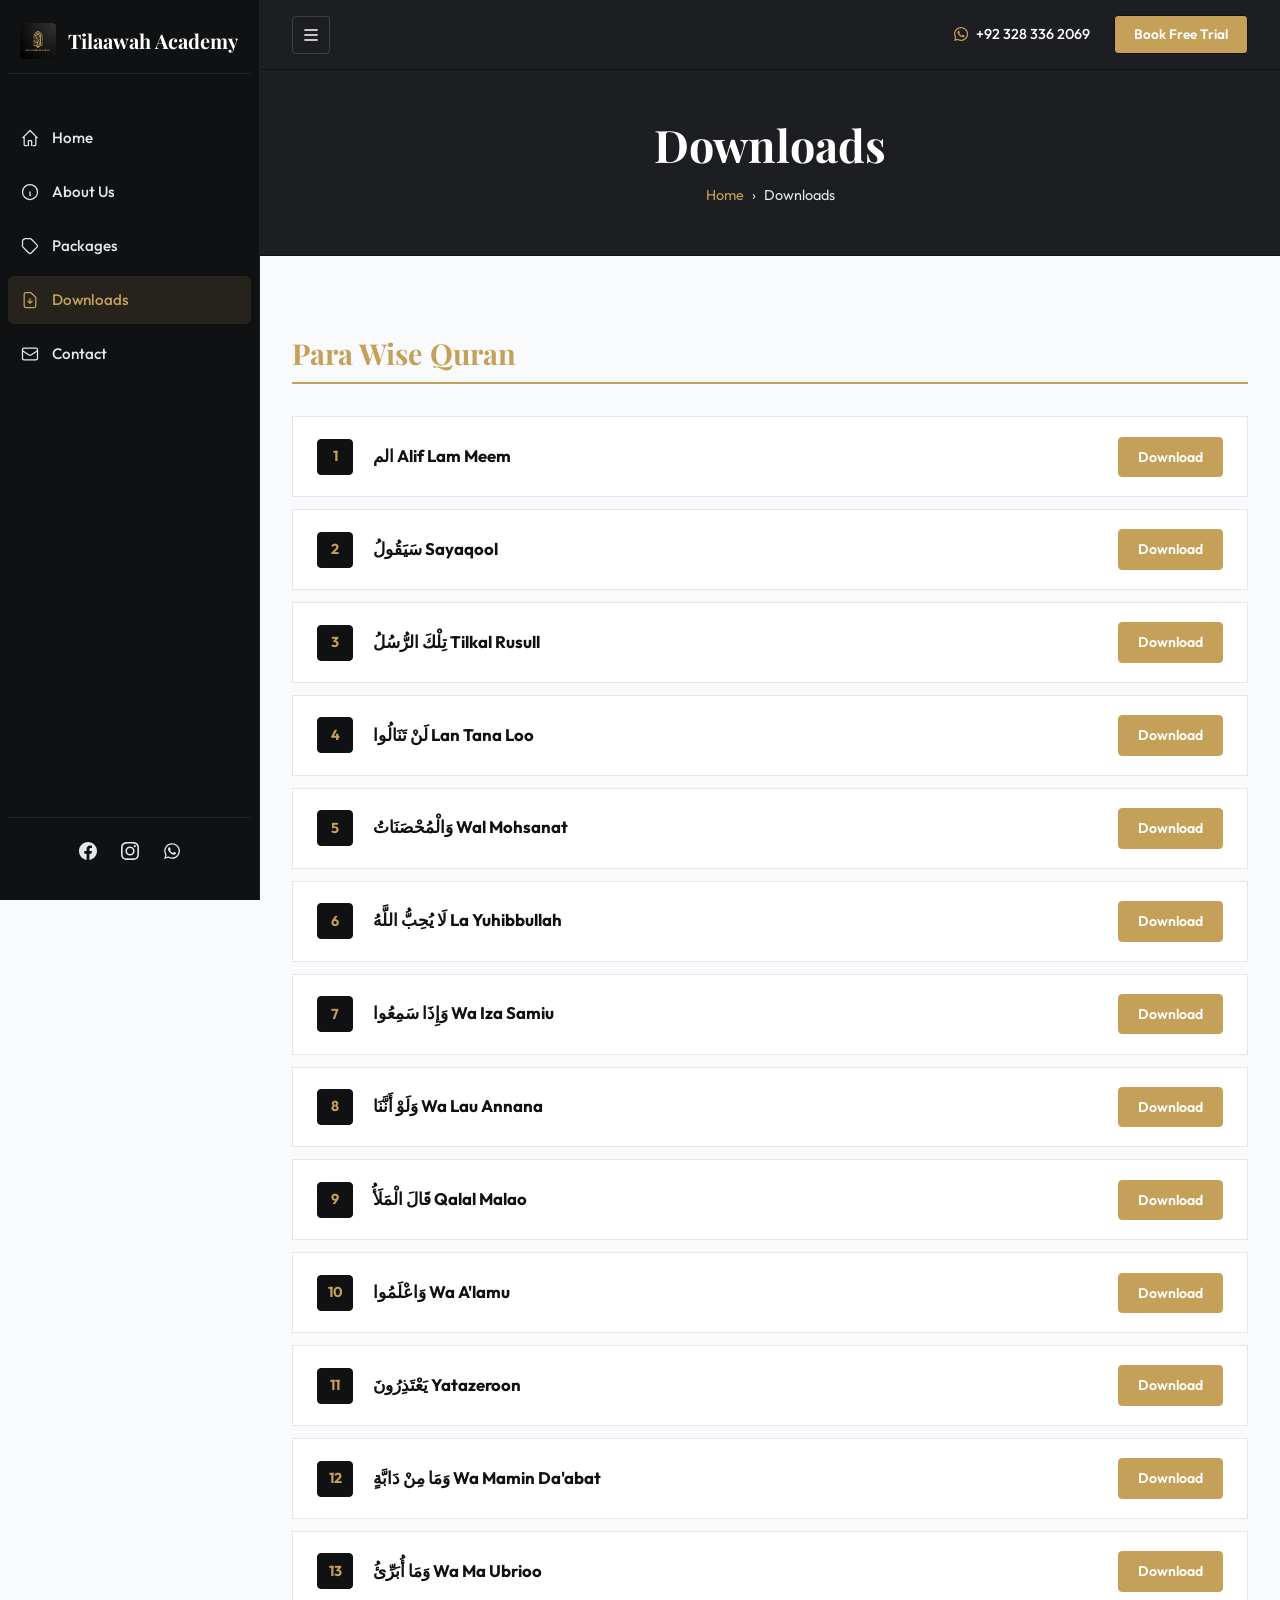
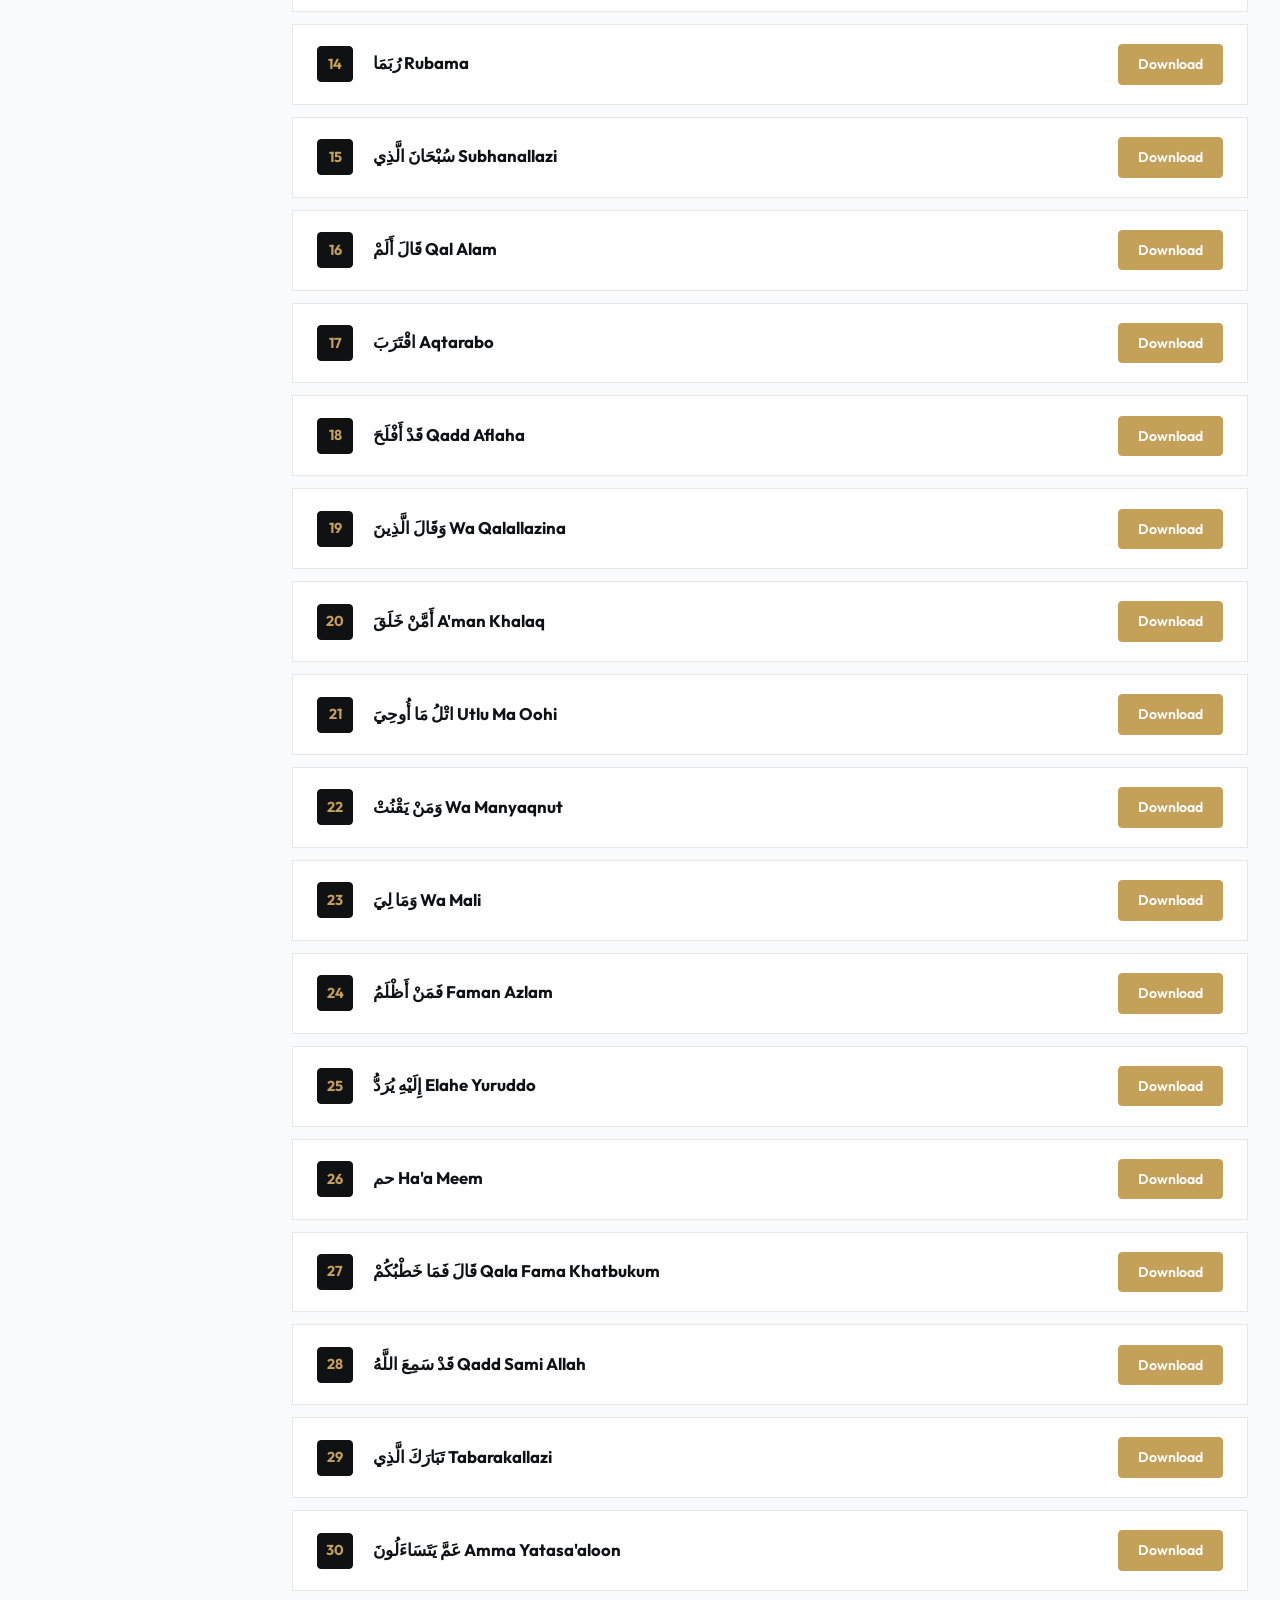
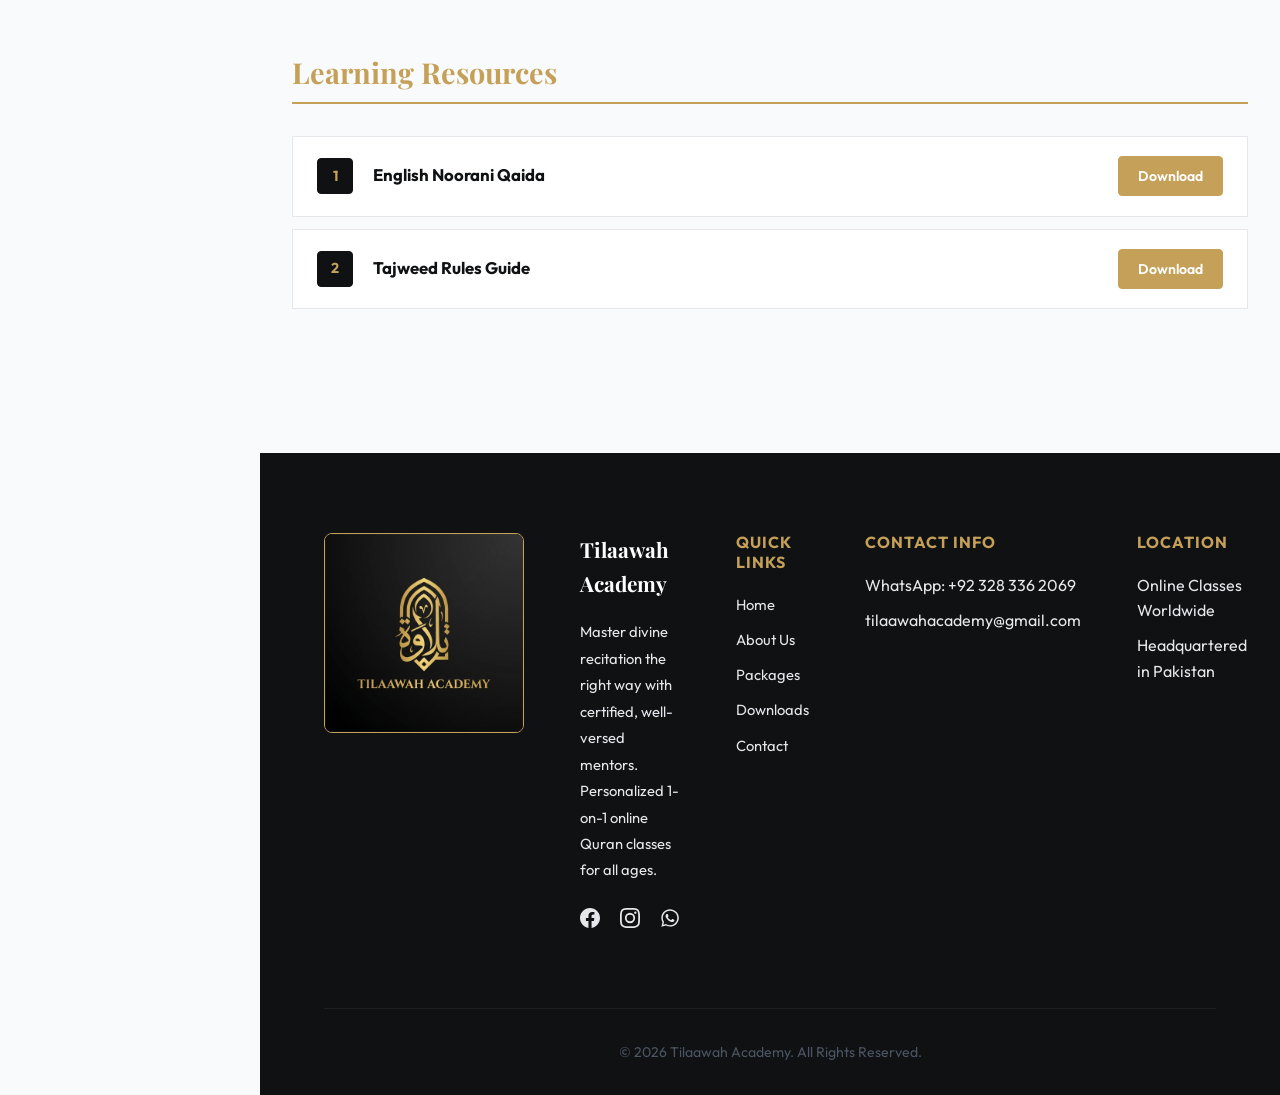
<file: downloads.html>
<!DOCTYPE html>
<html lang="en">
<head>
    <meta charset="UTF-8">
    <meta name="viewport" content="width=device-width, initial-scale=1.0">
    <title>Downloads | Tilaawah Academy</title>
    <meta name="description" content="Download Para-wise Quran PDFs and learning guides from Tilaawah Academy's free library resources.">
    <link rel="stylesheet" href="css/styles.css">
</head>
<body>

    <!-- Sidebar Navigation -->
    <aside class="sidebar">
        <div class="sidebar-brand">
            <a href="index.html" class="sidebar-logo">
                <img src="assets/images/tilaawah_logo.png" alt="Tilaawah Academy Logo" style="height: 36px; width: 36px; border-radius: 4px; object-fit: cover;">
                <span>Tilaawah Academy</span>
            </a>
        </div>
        <nav class="sidebar-nav">
            <a href="index.html" data-tooltip="Home">
                <svg viewBox="0 0 24 24" fill="none" stroke="currentColor" stroke-width="1.5"><path d="M3 12l2-2m0 0l7-7 7 7M5 10v10a1 1 0 001 1h3m10-11l2 2m-2-2v10a1 1 0 01-1 1h-3m-4 0a1 1 0 01-1-1v-4a1 1 0 011-1h2a1 1 0 011 1v4a1 1 0 01-1 1" /></svg>
                <span>Home</span>
            </a>
            <a href="about.html" data-tooltip="About Us">
                <svg viewBox="0 0 24 24" fill="none" stroke="currentColor" stroke-width="1.5"><path d="M13 16h-1v-4h-1m1-4h.01M21 12a9 9 0 11-18 0 9 9 0 0118 0z" /></svg>
                <span>About Us</span>
            </a>
            <a href="packages.html" data-tooltip="Packages">
                <svg viewBox="0 0 24 24" fill="none" stroke="currentColor" stroke-width="1.5"><path d="M7 7h.01M7 3h5c.512 0 1.024.195 1.414.586l7 7a2 2 0 010 2.828l-7 7a2 2 0 01-2.828 0l-7-7A2 2 0 013 12V7a4 4 0 014-4z" /></svg>
                <span>Packages</span>
            </a>
            <a href="downloads.html" class="active" data-tooltip="Downloads">
                <svg viewBox="0 0 24 24" fill="none" stroke="currentColor" stroke-width="1.5"><path d="M12 10v6m0 0l-3-3m3 3l3-3m2 8H7a2 2 0 01-2-2V5a2 2 0 012-2h5.586a1 1 0 01.707.293l5.414 5.414a1 1 0 01.293.707V19a2 2 0 01-2 2z" /></svg>
                <span>Downloads</span>
            </a>
            <a href="contact.html" data-tooltip="Contact">
                <svg viewBox="0 0 24 24" fill="none" stroke="currentColor" stroke-width="1.5"><path d="M3 8l7.89 5.26a2 2 0 002.22 0L21 8M5 19h14a2 2 0 002-2V7a2 2 0 00-2-2H5a2 2 0 00-2 2v10a2 2 0 002 2z" /></svg>
                <span>Contact</span>
            </a>
        </nav>
        
        <div class="sidebar-social">
            <a href="https://www.facebook.com/tilaawahacademy/" target="_blank" aria-label="Facebook">
                <svg viewBox="0 0 24 24" fill="currentColor">
                    <path d="M24 12.073c0-6.627-5.373-12-12-12s-12 5.373-12 12c0 5.99 4.388 10.954 10.125 11.854v-8.385H7.078v-3.47h3.047V9.43c0-3.007 1.792-4.669 4.533-4.669 1.312 0 2.686.235 2.686.235v2.953H15.83c-1.491 0-1.956.925-1.956 1.874v2.25h3.328l-.532 3.47h-2.796v8.385C19.612 23.027 24 18.062 24 12.073z"/>
                </svg>
            </a>
            <a href="https://www.instagram.com/tilaawahacademy/" target="_blank" aria-label="Instagram">
                <svg viewBox="0 0 24 24" fill="currentColor">
                    <path d="M12 2.163c3.204 0 3.584.012 4.85.07 3.252.148 4.771 1.691 4.919 4.919.058 1.265.069 1.645.069 4.849 0 3.205-.012 3.584-.069 4.849-.149 3.225-1.664 4.771-4.919 4.919-1.266.058-1.644.07-4.85.07-3.204 0-3.584-.012-4.849-.07-3.26-.149-4.771-1.699-4.919-4.92-.058-1.265-.07-1.644-.07-4.849 0-3.204.013-3.583.07-4.849.149-3.227 1.664-4.771 4.919-4.919 1.266-.057 1.645-.069 4.849-.069zM12 0C8.741 0 8.333.014 7.053.072 2.695.272.273 2.69.073 7.051.014 8.333 0 8.741 0 12c0 3.259.014 3.668.072 4.948.2 4.358 2.618 6.78 6.98 6.98 1.281.058 1.689.072 4.948.072 3.259 0 3.668-.014 4.948-.072 4.354-.2 6.782-2.618 6.979-6.98.059-1.28.073-1.689.073-4.948 0-3.259-.014-3.667-.072-4.947-.196-4.354-2.617-6.78-6.979-6.98C15.668.014 15.259 0 12 0zm0 5.838a6.162 6.162 0 100 12.324 6.162 6.162 0 000-12.324zM12 16a4 4 0 110-8 4 4 0 010 8zm6.406-11.845a1.44 1.44 0 100 2.881 1.44 1.44 0 000-2.881z"/>
                </svg>
            </a>
            <a href="https://wa.me/923283362069" target="_blank" aria-label="WhatsApp">
                <svg viewBox="0 0 448 512" fill="currentColor">
                    <path d="M380.9 97.1C339 55.1 283.2 32 223.9 32c-122.4 0-222 99.6-222 222 0 39.1 10.2 77.3 29.6 111L3 480l117.7-30.9c32.4 17.7 68.9 27 106.1 27h.1c122.3 0 224.1-99.6 224.1-222 0-59.3-25.2-115-67.1-157zm-157 341.6c-33.2 0-65.7-8.9-94-25.7l-6.7-4-69.8 18.3 18.7-68.1-4.4-7c-18.5-29.4-28.2-63.3-28.2-98.2 0-101.7 82.8-184.5 184.6-184.5 49.3 0 95.6 19.2 130.4 54.1 34.8 34.9 56.2 81.2 56.1 130.5 0 101.8-84.9 184.6-186.6 184.6zm101.2-138.2c-5.5-2.8-32.8-16.2-37.9-18-5.1-1.9-8.8-2.8-12.5 2.8-3.7 5.6-14.3 18-17.6 21.8-3.2 3.7-6.5 4.2-12 1.4-32.6-16.3-54-29.1-75.5-66-5.7-9.8 5.7-9.1 16.3-30.3 1.8-3.7.9-6.9-.5-9.7-1.4-2.8-12.5-30.1-17.1-41.2-4.5-10.8-9.1-9.3-12.5-9.5-3.2-.2-6.9-.2-10.6-.2-3.7 0-9.7 1.4-14.8 6.9-5.1 5.6-19.4 19-19.4 46.3 0 27.3 19.9 53.7 22.6 57.4 2.8 3.7 39.1 59.7 94.8 83.8 35.2 15.2 49 16.5 66.6 13.9 10.7-1.6 32.8-13.4 37.4-26.4 4.6-13 4.6-24.1 3.2-26.4-1.3-2.5-5-3.9-10.5-6.6z"/>
                </svg>
            </a>
        </div>

    </aside>

    <!-- Main Content -->
    <div class="main-content">

        <!-- Sticky Top Header -->
        <header class="top-header">
            <div class="top-header-left">
                <button class="top-header-toggle-btn" aria-label="Toggle Sidebar">
                    <svg viewBox="0 0 24 24" fill="none" stroke="currentColor" stroke-width="2">
                        <path d="M4 6h16M4 12h16M4 18h16" />
                    </svg>
                </button>
                <a href="index.html" class="top-header-logo">
                    <img src="assets/images/tilaawah_logo.png" alt="Tilaawah Academy Logo" style="height: 32px; width: 32px; border-radius: 4px; object-fit: cover;">
                    <span>Tilaawah Academy</span>
                </a>
            </div>
            <div class="top-header-right">
                <div class="top-header-contact">
                    <a href="https://wa.me/923283362069" target="_blank">
                        <svg viewBox="0 0 448 512" fill="currentColor">
                            <path d="M380.9 97.1C339 55.1 283.2 32 223.9 32c-122.4 0-222 99.6-222 222 0 39.1 10.2 77.3 29.6 111L3 480l117.7-30.9c32.4 17.7 68.9 27 106.1 27h.1c122.3 0 224.1-99.6 224.1-222 0-59.3-25.2-115-67.1-157zm-157 341.6c-33.2 0-65.7-8.9-94-25.7l-6.7-4-69.8 18.3 18.7-68.1-4.4-7c-18.5-29.4-28.2-63.3-28.2-98.2 0-101.7 82.8-184.5 184.6-184.5 49.3 0 95.6 19.2 130.4 54.1 34.8 34.9 56.2 81.2 56.1 130.5 0 101.8-84.9 184.6-186.6 184.6zm101.2-138.2c-5.5-2.8-32.8-16.2-37.9-18-5.1-1.9-8.8-2.8-12.5 2.8-3.7 5.6-14.3 18-17.6 21.8-3.2 3.7-6.5 4.2-12 1.4-32.6-16.3-54-29.1-75.5-66-5.7-9.8 5.7-9.1 16.3-30.3 1.8-3.7.9-6.9-.5-9.7-1.4-2.8-12.5-30.1-17.1-41.2-4.5-10.8-9.1-9.3-12.5-9.5-3.2-.2-6.9-.2-10.6-.2-3.7 0-9.7 1.4-14.8 6.9-5.1 5.6-19.4 19-19.4 46.3 0 27.3 19.9 53.7 22.6 57.4 2.8 3.7 39.1 59.7 94.8 83.8 35.2 15.2 49 16.5 66.6 13.9 10.7-1.6 32.8-13.4 37.4-26.4 4.6-13 4.6-24.1 3.2-26.4-1.3-2.5-5-3.9-10.5-6.6z"/>
                        </svg>
                        <span>+92 328 336 2069</span>
                    </a>
                </div>
                <a href="contact.html" class="top-header-btn">Book Free Trial</a>
            </div>
        </header>

        <!-- Page Banner -->
        <section class="page-banner">
            <div class="container">
                <h1 class="page-banner-title">Downloads</h1>
                <nav class="breadcrumb" aria-label="Breadcrumb">
                    <a href="index.html">Home</a>
                    <span class="breadcrumb-sep">&rsaquo;</span>
                    <span class="breadcrumb-current">Downloads</span>
                </nav>
            </div>
        </section>

        <!-- Downloads Section -->
        <section class="downloads-section">
            <div class="container">

                <!-- Category 1: Para Wise Quran -->
                <div class="downloads-category">
                    <h2 class="section-title gold-text" style="font-size: 1.8rem; margin-bottom: 2rem;">Para Wise Quran</h2>
                    <div class="download-list">

                        <div class="download-item swiss-card">
                            <div class="download-item-info">
                                <span class="download-item-number">1</span>
                                <div class="download-item-text">
                                    <h4>الم Alif Lam Meem</h4>
                                </div>
                            </div>
                            <a href="assets/downloads/para_1.pdf" class="swiss-btn-gold" style="padding: 0.5rem 1.2rem; font-size: 0.88rem;">Download</a>
                        </div>

                        <div class="download-item swiss-card">
                            <div class="download-item-info">
                                <span class="download-item-number">2</span>
                                <div class="download-item-text">
                                    <h4>سَيَقُولُ Sayaqool</h4>
                                </div>
                            </div>
                            <a href="assets/downloads/para_2.pdf" class="swiss-btn-gold" style="padding: 0.5rem 1.2rem; font-size: 0.88rem;">Download</a>
                        </div>

                        <div class="download-item swiss-card">
                            <div class="download-item-info">
                                <span class="download-item-number">3</span>
                                <div class="download-item-text">
                                    <h4>تِلْكَ الرُّسُلُ Tilkal Rusull</h4>
                                </div>
                            </div>
                            <a href="assets/downloads/para_3.pdf" class="swiss-btn-gold" style="padding: 0.5rem 1.2rem; font-size: 0.88rem;">Download</a>
                        </div>

                        <div class="download-item swiss-card">
                            <div class="download-item-info">
                                <span class="download-item-number">4</span>
                                <div class="download-item-text">
                                    <h4>لَنْ تَنَالُوا Lan Tana Loo</h4>
                                </div>
                            </div>
                            <a href="assets/downloads/para_4.pdf" class="swiss-btn-gold" style="padding: 0.5rem 1.2rem; font-size: 0.88rem;">Download</a>
                        </div>

                        <div class="download-item swiss-card">
                            <div class="download-item-info">
                                <span class="download-item-number">5</span>
                                <div class="download-item-text">
                                    <h4>وَالْمُحْصَنَاتُ Wal Mohsanat</h4>
                                </div>
                            </div>
                            <a href="assets/downloads/para_5.pdf" class="swiss-btn-gold" style="padding: 0.5rem 1.2rem; font-size: 0.88rem;">Download</a>
                        </div>

                        <div class="download-item swiss-card">
                            <div class="download-item-info">
                                <span class="download-item-number">6</span>
                                <div class="download-item-text">
                                    <h4>لَا يُحِبُّ اللَّهُ La Yuhibbullah</h4>
                                </div>
                            </div>
                            <a href="assets/downloads/para_6.pdf" class="swiss-btn-gold" style="padding: 0.5rem 1.2rem; font-size: 0.88rem;">Download</a>
                        </div>

                        <div class="download-item swiss-card">
                            <div class="download-item-info">
                                <span class="download-item-number">7</span>
                                <div class="download-item-text">
                                    <h4>وَإِذَا سَمِعُوا Wa Iza Samiu</h4>
                                </div>
                            </div>
                            <a href="assets/downloads/para_7.pdf" class="swiss-btn-gold" style="padding: 0.5rem 1.2rem; font-size: 0.88rem;">Download</a>
                        </div>

                        <div class="download-item swiss-card">
                            <div class="download-item-info">
                                <span class="download-item-number">8</span>
                                <div class="download-item-text">
                                    <h4>وَلَوْ أَنَّنَا Wa Lau Annana</h4>
                                </div>
                            </div>
                            <a href="assets/downloads/para_8.pdf" class="swiss-btn-gold" style="padding: 0.5rem 1.2rem; font-size: 0.88rem;">Download</a>
                        </div>

                        <div class="download-item swiss-card">
                            <div class="download-item-info">
                                <span class="download-item-number">9</span>
                                <div class="download-item-text">
                                    <h4>قَالَ الْمَلَأُ Qalal Malao</h4>
                                </div>
                            </div>
                            <a href="assets/downloads/para_9.pdf" class="swiss-btn-gold" style="padding: 0.5rem 1.2rem; font-size: 0.88rem;">Download</a>
                        </div>

                        <div class="download-item swiss-card">
                            <div class="download-item-info">
                                <span class="download-item-number">10</span>
                                <div class="download-item-text">
                                    <h4>وَاعْلَمُوا Wa A'lamu</h4>
                                </div>
                            </div>
                            <a href="assets/downloads/para_10.pdf" class="swiss-btn-gold" style="padding: 0.5rem 1.2rem; font-size: 0.88rem;">Download</a>
                        </div>

                        <div class="download-item swiss-card">
                            <div class="download-item-info">
                                <span class="download-item-number">11</span>
                                <div class="download-item-text">
                                    <h4>يَعْتَذِرُونَ Yatazeroon</h4>
                                </div>
                            </div>
                            <a href="assets/downloads/para_11.pdf" class="swiss-btn-gold" style="padding: 0.5rem 1.2rem; font-size: 0.88rem;">Download</a>
                        </div>

                        <div class="download-item swiss-card">
                            <div class="download-item-info">
                                <span class="download-item-number">12</span>
                                <div class="download-item-text">
                                    <h4>وَمَا مِنْ دَابَّةٍ Wa Mamin Da'abat</h4>
                                </div>
                            </div>
                            <a href="assets/downloads/para_12.pdf" class="swiss-btn-gold" style="padding: 0.5rem 1.2rem; font-size: 0.88rem;">Download</a>
                        </div>

                        <div class="download-item swiss-card">
                            <div class="download-item-info">
                                <span class="download-item-number">13</span>
                                <div class="download-item-text">
                                    <h4>وَمَا أُبَرِّئُ Wa Ma Ubrioo</h4>
                                </div>
                            </div>
                            <a href="assets/downloads/para_13.pdf" class="swiss-btn-gold" style="padding: 0.5rem 1.2rem; font-size: 0.88rem;">Download</a>
                        </div>

                        <div class="download-item swiss-card">
                            <div class="download-item-info">
                                <span class="download-item-number">14</span>
                                <div class="download-item-text">
                                    <h4>رُبَمَا Rubama</h4>
                                </div>
                            </div>
                            <a href="assets/downloads/para_14.pdf" class="swiss-btn-gold" style="padding: 0.5rem 1.2rem; font-size: 0.88rem;">Download</a>
                        </div>

                        <div class="download-item swiss-card">
                            <div class="download-item-info">
                                <span class="download-item-number">15</span>
                                <div class="download-item-text">
                                    <h4>سُبْحَانَ الَّذِي Subhanallazi</h4>
                                </div>
                            </div>
                            <a href="assets/downloads/para_15.pdf" class="swiss-btn-gold" style="padding: 0.5rem 1.2rem; font-size: 0.88rem;">Download</a>
                        </div>

                        <div class="download-item swiss-card">
                            <div class="download-item-info">
                                <span class="download-item-number">16</span>
                                <div class="download-item-text">
                                    <h4>قَالَ أَلَمْ Qal Alam</h4>
                                </div>
                            </div>
                            <a href="assets/downloads/para_16.pdf" class="swiss-btn-gold" style="padding: 0.5rem 1.2rem; font-size: 0.88rem;">Download</a>
                        </div>

                        <div class="download-item swiss-card">
                            <div class="download-item-info">
                                <span class="download-item-number">17</span>
                                <div class="download-item-text">
                                    <h4>اقْتَرَبَ Aqtarabo</h4>
                                </div>
                            </div>
                            <a href="assets/downloads/para_17.pdf" class="swiss-btn-gold" style="padding: 0.5rem 1.2rem; font-size: 0.88rem;">Download</a>
                        </div>

                        <div class="download-item swiss-card">
                            <div class="download-item-info">
                                <span class="download-item-number">18</span>
                                <div class="download-item-text">
                                    <h4>قَدْ أَفْلَحَ Qadd Aflaha</h4>
                                </div>
                            </div>
                            <a href="assets/downloads/para_18.pdf" class="swiss-btn-gold" style="padding: 0.5rem 1.2rem; font-size: 0.88rem;">Download</a>
                        </div>

                        <div class="download-item swiss-card">
                            <div class="download-item-info">
                                <span class="download-item-number">19</span>
                                <div class="download-item-text">
                                    <h4>وَقَالَ الَّذِينَ Wa Qalallazina</h4>
                                </div>
                            </div>
                            <a href="assets/downloads/para_19.pdf" class="swiss-btn-gold" style="padding: 0.5rem 1.2rem; font-size: 0.88rem;">Download</a>
                        </div>

                        <div class="download-item swiss-card">
                            <div class="download-item-info">
                                <span class="download-item-number">20</span>
                                <div class="download-item-text">
                                    <h4>أَمَّنْ خَلَقَ A'man Khalaq</h4>
                                </div>
                            </div>
                            <a href="assets/downloads/para_20.pdf" class="swiss-btn-gold" style="padding: 0.5rem 1.2rem; font-size: 0.88rem;">Download</a>
                        </div>

                        <div class="download-item swiss-card">
                            <div class="download-item-info">
                                <span class="download-item-number">21</span>
                                <div class="download-item-text">
                                    <h4>اتْلُ مَا أُوحِيَ Utlu Ma Oohi</h4>
                                </div>
                            </div>
                            <a href="assets/downloads/para_21.pdf" class="swiss-btn-gold" style="padding: 0.5rem 1.2rem; font-size: 0.88rem;">Download</a>
                        </div>

                        <div class="download-item swiss-card">
                            <div class="download-item-info">
                                <span class="download-item-number">22</span>
                                <div class="download-item-text">
                                    <h4>وَمَنْ يَقْنُتْ Wa Manyaqnut</h4>
                                </div>
                            </div>
                            <a href="assets/downloads/para_22.pdf" class="swiss-btn-gold" style="padding: 0.5rem 1.2rem; font-size: 0.88rem;">Download</a>
                        </div>

                        <div class="download-item swiss-card">
                            <div class="download-item-info">
                                <span class="download-item-number">23</span>
                                <div class="download-item-text">
                                    <h4>وَمَا لِيَ Wa Mali</h4>
                                </div>
                            </div>
                            <a href="assets/downloads/para_23.pdf" class="swiss-btn-gold" style="padding: 0.5rem 1.2rem; font-size: 0.88rem;">Download</a>
                        </div>

                        <div class="download-item swiss-card">
                            <div class="download-item-info">
                                <span class="download-item-number">24</span>
                                <div class="download-item-text">
                                    <h4>فَمَنْ أَظْلَمُ Faman Azlam</h4>
                                </div>
                            </div>
                            <a href="assets/downloads/para_24.pdf" class="swiss-btn-gold" style="padding: 0.5rem 1.2rem; font-size: 0.88rem;">Download</a>
                        </div>

                        <div class="download-item swiss-card">
                            <div class="download-item-info">
                                <span class="download-item-number">25</span>
                                <div class="download-item-text">
                                    <h4>إِلَيْهِ يُرَدُّ Elahe Yuruddo</h4>
                                </div>
                            </div>
                            <a href="assets/downloads/para_25.pdf" class="swiss-btn-gold" style="padding: 0.5rem 1.2rem; font-size: 0.88rem;">Download</a>
                        </div>

                        <div class="download-item swiss-card">
                            <div class="download-item-info">
                                <span class="download-item-number">26</span>
                                <div class="download-item-text">
                                    <h4>حم Ha'a Meem</h4>
                                </div>
                            </div>
                            <a href="assets/downloads/para_26.pdf" class="swiss-btn-gold" style="padding: 0.5rem 1.2rem; font-size: 0.88rem;">Download</a>
                        </div>

                        <div class="download-item swiss-card">
                            <div class="download-item-info">
                                <span class="download-item-number">27</span>
                                <div class="download-item-text">
                                    <h4>قَالَ فَمَا خَطْبُكُمْ Qala Fama Khatbukum</h4>
                                </div>
                            </div>
                            <a href="assets/downloads/para_27.pdf" class="swiss-btn-gold" style="padding: 0.5rem 1.2rem; font-size: 0.88rem;">Download</a>
                        </div>

                        <div class="download-item swiss-card">
                            <div class="download-item-info">
                                <span class="download-item-number">28</span>
                                <div class="download-item-text">
                                    <h4>قَدْ سَمِعَ اللَّهُ Qadd Sami Allah</h4>
                                </div>
                            </div>
                            <a href="assets/downloads/para_28.pdf" class="swiss-btn-gold" style="padding: 0.5rem 1.2rem; font-size: 0.88rem;">Download</a>
                        </div>

                        <div class="download-item swiss-card">
                            <div class="download-item-info">
                                <span class="download-item-number">29</span>
                                <div class="download-item-text">
                                    <h4>تَبَارَكَ الَّذِي Tabarakallazi</h4>
                                </div>
                            </div>
                            <a href="assets/downloads/para_29.pdf" class="swiss-btn-gold" style="padding: 0.5rem 1.2rem; font-size: 0.88rem;">Download</a>
                        </div>

                        <div class="download-item swiss-card">
                            <div class="download-item-info">
                                <span class="download-item-number">30</span>
                                <div class="download-item-text">
                                    <h4>عَمَّ يَتَسَاءَلُونَ Amma Yatasa'aloon</h4>
                                </div>
                            </div>
                            <a href="assets/downloads/para_30.pdf" class="swiss-btn-gold" style="padding: 0.5rem 1.2rem; font-size: 0.88rem;">Download</a>
                        </div>

                    </div>
                </div>

                <!-- Category 2: Learning Resources -->
                <div class="downloads-category">
                    <h2 class="section-title gold-text" style="font-size: 1.8rem; margin-bottom: 2rem;">Learning Resources</h2>
                    <div class="download-list">

                        <div class="download-item swiss-card">
                            <div class="download-item-info">
                                <span class="download-item-number">1</span>
                                <div class="download-item-text">
                                    <h4>English Noorani Qaida</h4>
                                </div>
                            </div>
                            <a href="assets/downloads/noorani_qaida.pdf" class="swiss-btn-gold" style="padding: 0.5rem 1.2rem; font-size: 0.88rem;">Download</a>
                        </div>

                        <div class="download-item swiss-card">
                            <div class="download-item-info">
                                <span class="download-item-number">2</span>
                                <div class="download-item-text">
                                    <h4>Tajweed Rules Guide</h4>
                                </div>
                            </div>
                            <a href="assets/downloads/tajweed_rules.pdf" class="swiss-btn-gold" style="padding: 0.5rem 1.2rem; font-size: 0.88rem;">Download</a>
                        </div>

                    </div>
                </div>

            </div>
        </section>



        <!-- Footer -->
        <footer class="site-footer">
            <div class="container">
                <div class="footer-grid">
                    <div class="footer-col footer-logo-col">
                        <img src="assets/images/tilaawah_logo.png" alt="Tilaawah Academy Logo" class="footer-large-logo">
                    </div>
                    <div class="footer-col">
                        <div class="footer-brand">
                            Tilaawah Academy
                        </div>
                        <p style="margin-bottom: 1.5rem;">Master divine recitation the right way with certified, well-versed mentors. Personalized 1-on-1 online Quran classes for all ages.</p>
                        <div class="sidebar-social" style="flex-direction: row; border-top: none; padding-top: 0; justify-content: flex-start; gap: 1.25rem;">
                            <a href="https://www.facebook.com/tilaawahacademy/" target="_blank" aria-label="Facebook">
                                <svg viewBox="0 0 24 24" fill="currentColor" style="width: 20px; height: 20px;">
                                    <path d="M24 12.073c0-6.627-5.373-12-12-12s-12 5.373-12 12c0 5.99 4.388 10.954 10.125 11.854v-8.385H7.078v-3.47h3.047V9.43c0-3.007 1.792-4.669 4.533-4.669 1.312 0 2.686.235 2.686.235v2.953H15.83c-1.491 0-1.956.925-1.956 1.874v2.25h3.328l-.532 3.47h-2.796v8.385C19.612 23.027 24 18.062 24 12.073z"/>
                                </svg>
                            </a>
                            <a href="https://www.instagram.com/tilaawahacademy/" target="_blank" aria-label="Instagram">
                                <svg viewBox="0 0 24 24" fill="currentColor" style="width: 20px; height: 20px;">
                                    <path d="M12 2.163c3.204 0 3.584.012 4.85.07 3.252.148 4.771 1.691 4.919 4.919.058 1.265.069 1.645.069 4.849 0 3.205-.012 3.584-.069 4.849-.149 3.225-1.664 4.771-4.919 4.919-1.266.058-1.644.07-4.85.07-3.204 0-3.584-.012-4.849-.07-3.26-.149-4.771-1.699-4.919-4.92-.058-1.265-.07-1.644-.07-4.849 0-3.204.013-3.583.07-4.849.149-3.227 1.664-4.771 4.919-4.919 1.266-.057 1.645-.069 4.849-.069zM12 0C8.741 0 8.333.014 7.053.072 2.695.272.273 2.69.073 7.051.014 8.333 0 8.741 0 12c0 3.259.014 3.668.072 4.948.2 4.358 2.618 6.78 6.98 6.98 1.281.058 1.689.072 4.948.072 3.259 0 3.668-.014 4.948-.072 4.354-.2 6.782-2.618 6.979-6.98.059-1.28.073-1.689.073-4.948 0-3.259-.014-3.667-.072-4.947-.196-4.354-2.617-6.78-6.979-6.98C15.668.014 15.259 0 12 0zm0 5.838a6.162 6.162 0 100 12.324 6.162 6.162 0 000-12.324zM12 16a4 4 0 110-8 4 4 0 010 8zm6.406-11.845a1.44 1.44 0 100 2.881 1.44 1.44 0 000-2.881z"/>
                                </svg>
                            </a>
                            <a href="https://wa.me/923283362069" target="_blank" aria-label="WhatsApp">
                                <svg viewBox="0 0 448 512" fill="currentColor" style="width: 20px; height: 20px;">
                                    <path d="M380.9 97.1C339 55.1 283.2 32 223.9 32c-122.4 0-222 99.6-222 222 0 39.1 10.2 77.3 29.6 111L3 480l117.7-30.9c32.4 17.7 68.9 27 106.1 27h.1c122.3 0 224.1-99.6 224.1-222 0-59.3-25.2-115-67.1-157zm-157 341.6c-33.2 0-65.7-8.9-94-25.7l-6.7-4-69.8 18.3 18.7-68.1-4.4-7c-18.5-29.4-28.2-63.3-28.2-98.2 0-101.7 82.8-184.5 184.6-184.5 49.3 0 95.6 19.2 130.4 54.1 34.8 34.9 56.2 81.2 56.1 130.5 0 101.8-84.9 184.6-186.6 184.6zm101.2-138.2c-5.5-2.8-32.8-16.2-37.9-18-5.1-1.9-8.8-2.8-12.5 2.8-3.7 5.6-14.3 18-17.6 21.8-3.2 3.7-6.5 4.2-12 1.4-32.6-16.3-54-29.1-75.5-66-5.7-9.8 5.7-9.1 16.3-30.3 1.8-3.7.9-6.9-.5-9.7-1.4-2.8-12.5-30.1-17.1-41.2-4.5-10.8-9.1-9.3-12.5-9.5-3.2-.2-6.9-.2-10.6-.2-3.7 0-9.7 1.4-14.8 6.9-5.1 5.6-19.4 19-19.4 46.3 0 27.3 19.9 53.7 22.6 57.4 2.8 3.7 39.1 59.7 94.8 83.8 35.2 15.2 49 16.5 66.6 13.9 10.7-1.6 32.8-13.4 37.4-26.4 4.6-13 4.6-24.1 3.2-26.4-1.3-2.5-5-3.9-10.5-6.6z"/>
                                </svg>
                            </a>
                        </div>
                    </div>
                    <div class="footer-col">
                        <h4>Quick Links</h4>
                        <ul>
                            <li><a href="index.html">Home</a></li>
                            <li><a href="about.html">About Us</a></li>
                            <li><a href="packages.html">Packages</a></li>
                            <li><a href="downloads.html">Downloads</a></li>
                            <li><a href="contact.html">Contact</a></li>
                        </ul>
                    </div>
                    <div class="footer-col">
                        <h4>Contact Info</h4>
                        <ul>
                            <li>WhatsApp: +92 328 336 2069</li>
                            <li>tilaawahacademy@gmail.com</li>
                        </ul>
                    </div>
                    <div class="footer-col">
                        <h4>Location</h4>
                        <ul>
                            <li>Online Classes Worldwide</li>
                            <li>Headquartered in Pakistan</li>
                        </ul>
                    </div>
                </div>
                <div class="footer-bottom">
                    <p>&copy; 2026 Tilaawah Academy. All Rights Reserved.</p>
                </div>
            </div>
        </footer>

    </div>

    <script src="js/script.js"></script>
</body>
</html>
</file>
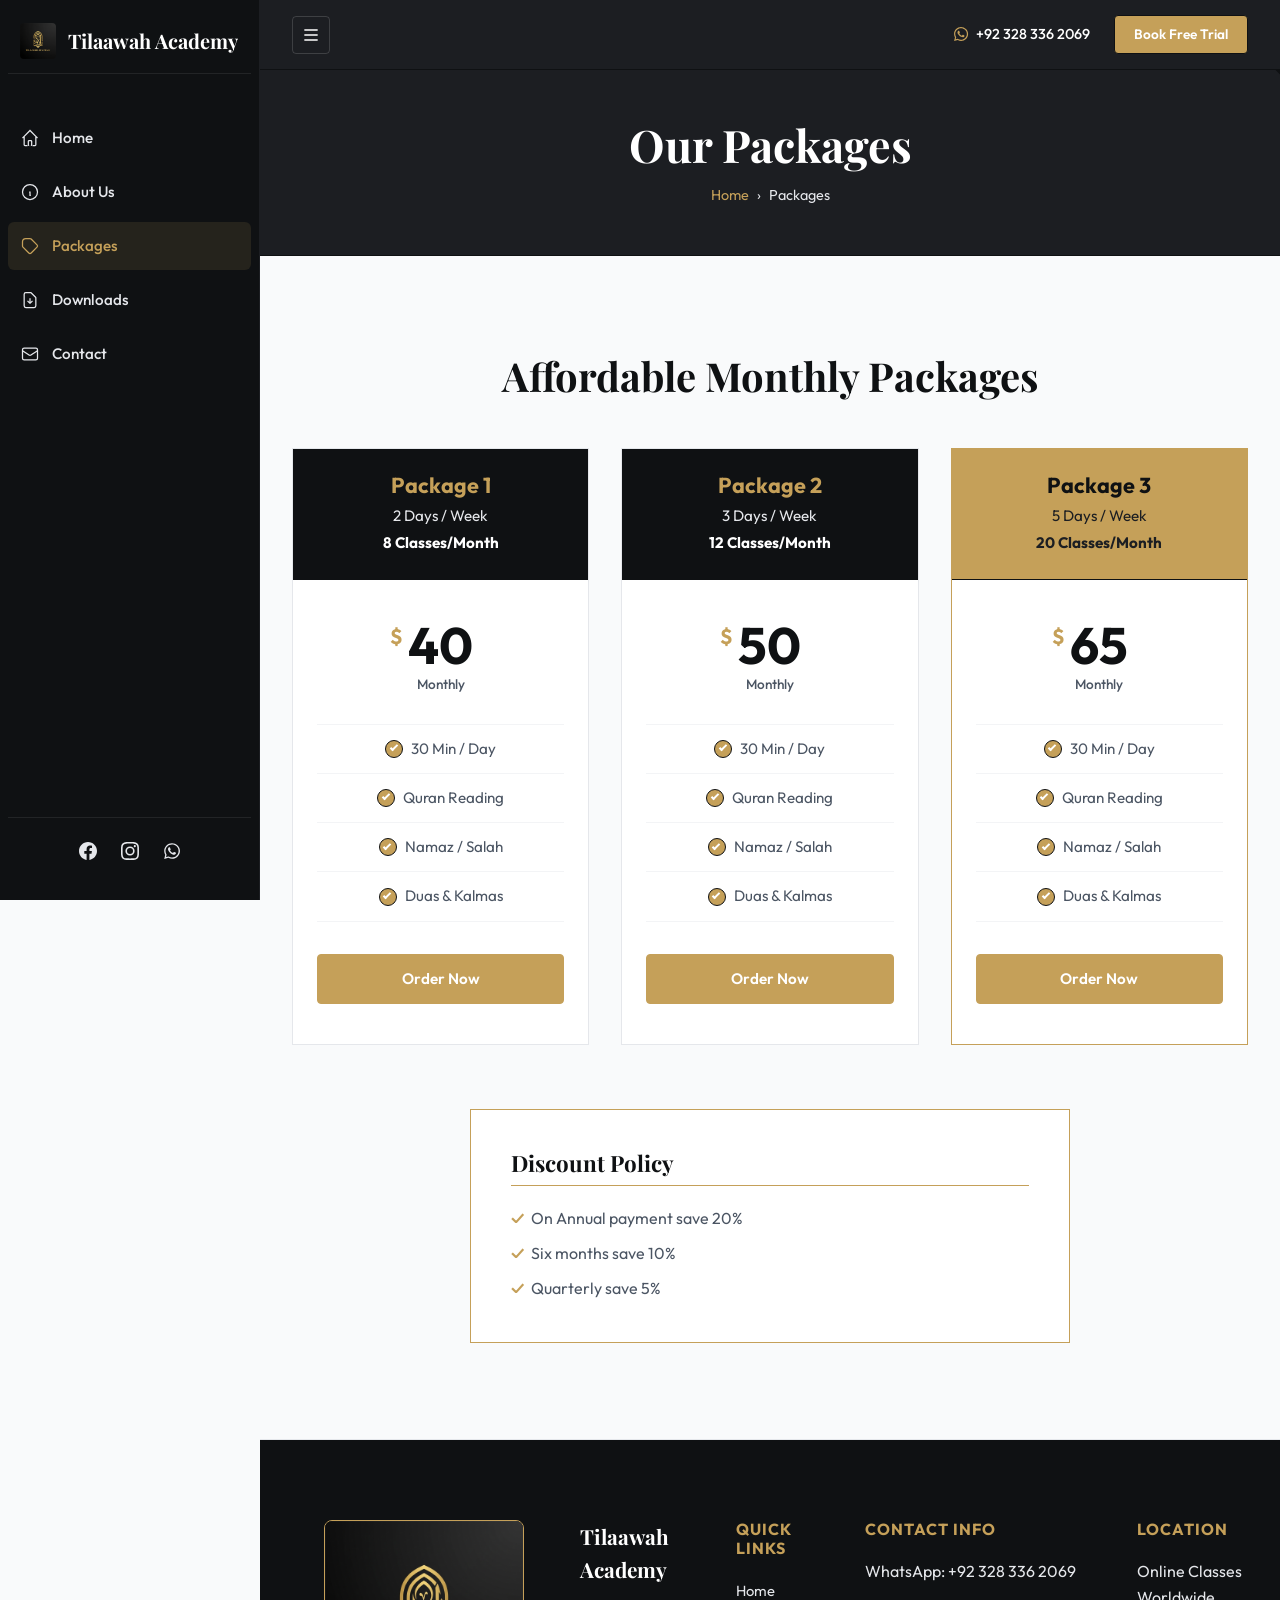
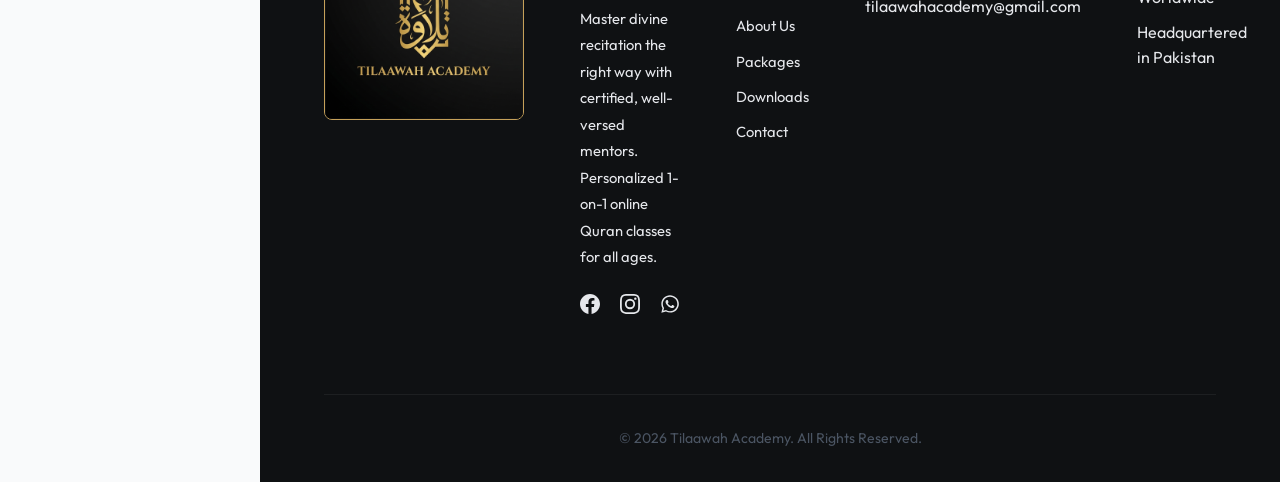
<file: packages.html>
<!DOCTYPE html>
<html lang="en">

<head>
    <meta charset="UTF-8">
    <meta name="viewport" content="width=device-width, initial-scale=1.0">
    <title>Tilaawah Academy | Our Packages</title>
    <meta name="description" content="Affordable Quran learning packages for students worldwide. Choose from UK, USA, Australia, and Pakistan pricing plans.">
    <link rel="stylesheet" href="css/styles.css">
</head>

<body>

    <!-- Sidebar Navigation -->
    <aside class="sidebar">
        <div class="sidebar-brand">
            <a href="index.html" class="sidebar-logo">
                <img src="assets/images/tilaawah_logo.png" alt="Tilaawah Academy Logo" style="height: 36px; width: 36px; border-radius: 4px; object-fit: cover;">
                <span>Tilaawah Academy</span>
            </a>
        </div>
        <nav class="sidebar-nav">
            <a href="index.html" data-tooltip="Home">
                <svg viewBox="0 0 24 24" fill="none" stroke="currentColor" stroke-width="1.5"><path d="M3 12l2-2m0 0l7-7 7 7M5 10v10a1 1 0 001 1h3m10-11l2 2m-2-2v10a1 1 0 01-1 1h-3m-4 0a1 1 0 01-1-1v-4a1 1 0 011-1h2a1 1 0 011 1v4a1 1 0 01-1 1" /></svg>
                <span>Home</span>
            </a>
            <a href="about.html" data-tooltip="About Us">
                <svg viewBox="0 0 24 24" fill="none" stroke="currentColor" stroke-width="1.5"><path d="M13 16h-1v-4h-1m1-4h.01M21 12a9 9 0 11-18 0 9 9 0 0118 0z" /></svg>
                <span>About Us</span>
            </a>
            <a href="packages.html" class="active" data-tooltip="Packages">
                <svg viewBox="0 0 24 24" fill="none" stroke="currentColor" stroke-width="1.5"><path d="M7 7h.01M7 3h5c.512 0 1.024.195 1.414.586l7 7a2 2 0 010 2.828l-7 7a2 2 0 01-2.828 0l-7-7A2 2 0 013 12V7a4 4 0 014-4z" /></svg>
                <span>Packages</span>
            </a>
            <a href="downloads.html" data-tooltip="Downloads">
                <svg viewBox="0 0 24 24" fill="none" stroke="currentColor" stroke-width="1.5"><path d="M12 10v6m0 0l-3-3m3 3l3-3m2 8H7a2 2 0 01-2-2V5a2 2 0 012-2h5.586a1 1 0 01.707.293l5.414 5.414a1 1 0 01.293.707V19a2 2 0 01-2 2z" /></svg>
                <span>Downloads</span>
            </a>
            <a href="contact.html" data-tooltip="Contact">
                <svg viewBox="0 0 24 24" fill="none" stroke="currentColor" stroke-width="1.5"><path d="M3 8l7.89 5.26a2 2 0 002.22 0L21 8M5 19h14a2 2 0 002-2V7a2 2 0 00-2-2H5a2 2 0 00-2 2v10a2 2 0 002 2z" /></svg>
                <span>Contact</span>
            </a>
        </nav>
        
        <div class="sidebar-social">
            <a href="https://www.facebook.com/tilaawahacademy/" target="_blank" aria-label="Facebook">
                <svg viewBox="0 0 24 24" fill="currentColor">
                    <path d="M24 12.073c0-6.627-5.373-12-12-12s-12 5.373-12 12c0 5.99 4.388 10.954 10.125 11.854v-8.385H7.078v-3.47h3.047V9.43c0-3.007 1.792-4.669 4.533-4.669 1.312 0 2.686.235 2.686.235v2.953H15.83c-1.491 0-1.956.925-1.956 1.874v2.25h3.328l-.532 3.47h-2.796v8.385C19.612 23.027 24 18.062 24 12.073z"/>
                </svg>
            </a>
            <a href="https://www.instagram.com/tilaawahacademy/" target="_blank" aria-label="Instagram">
                <svg viewBox="0 0 24 24" fill="currentColor">
                    <path d="M12 2.163c3.204 0 3.584.012 4.85.07 3.252.148 4.771 1.691 4.919 4.919.058 1.265.069 1.645.069 4.849 0 3.205-.012 3.584-.069 4.849-.149 3.225-1.664 4.771-4.919 4.919-1.266.058-1.644.07-4.85.07-3.204 0-3.584-.012-4.849-.07-3.26-.149-4.771-1.699-4.919-4.92-.058-1.265-.07-1.644-.07-4.849 0-3.204.013-3.583.07-4.849.149-3.227 1.664-4.771 4.919-4.919 1.266-.057 1.645-.069 4.849-.069zM12 0C8.741 0 8.333.014 7.053.072 2.695.272.273 2.69.073 7.051.014 8.333 0 8.741 0 12c0 3.259.014 3.668.072 4.948.2 4.358 2.618 6.78 6.98 6.98 1.281.058 1.689.072 4.948.072 3.259 0 3.668-.014 4.948-.072 4.354-.2 6.782-2.618 6.979-6.98.059-1.28.073-1.689.073-4.948 0-3.259-.014-3.667-.072-4.947-.196-4.354-2.617-6.78-6.979-6.98C15.668.014 15.259 0 12 0zm0 5.838a6.162 6.162 0 100 12.324 6.162 6.162 0 000-12.324zM12 16a4 4 0 110-8 4 4 0 010 8zm6.406-11.845a1.44 1.44 0 100 2.881 1.44 1.44 0 000-2.881z"/>
                </svg>
            </a>
            <a href="https://wa.me/923283362069" target="_blank" aria-label="WhatsApp">
                <svg viewBox="0 0 448 512" fill="currentColor">
                    <path d="M380.9 97.1C339 55.1 283.2 32 223.9 32c-122.4 0-222 99.6-222 222 0 39.1 10.2 77.3 29.6 111L3 480l117.7-30.9c32.4 17.7 68.9 27 106.1 27h.1c122.3 0 224.1-99.6 224.1-222 0-59.3-25.2-115-67.1-157zm-157 341.6c-33.2 0-65.7-8.9-94-25.7l-6.7-4-69.8 18.3 18.7-68.1-4.4-7c-18.5-29.4-28.2-63.3-28.2-98.2 0-101.7 82.8-184.5 184.6-184.5 49.3 0 95.6 19.2 130.4 54.1 34.8 34.9 56.2 81.2 56.1 130.5 0 101.8-84.9 184.6-186.6 184.6zm101.2-138.2c-5.5-2.8-32.8-16.2-37.9-18-5.1-1.9-8.8-2.8-12.5 2.8-3.7 5.6-14.3 18-17.6 21.8-3.2 3.7-6.5 4.2-12 1.4-32.6-16.3-54-29.1-75.5-66-5.7-9.8 5.7-9.1 16.3-30.3 1.8-3.7.9-6.9-.5-9.7-1.4-2.8-12.5-30.1-17.1-41.2-4.5-10.8-9.1-9.3-12.5-9.5-3.2-.2-6.9-.2-10.6-.2-3.7 0-9.7 1.4-14.8 6.9-5.1 5.6-19.4 19-19.4 46.3 0 27.3 19.9 53.7 22.6 57.4 2.8 3.7 39.1 59.7 94.8 83.8 35.2 15.2 49 16.5 66.6 13.9 10.7-1.6 32.8-13.4 37.4-26.4 4.6-13 4.6-24.1 3.2-26.4-1.3-2.5-5-3.9-10.5-6.6z"/>
                </svg>
            </a>
        </div>

    </aside>

    <!-- Main Content -->
    <div class="main-content">

        <!-- Sticky Top Header -->
        <header class="top-header">
            <div class="top-header-left">
                <button class="top-header-toggle-btn" aria-label="Toggle Sidebar">
                    <svg viewBox="0 0 24 24" fill="none" stroke="currentColor" stroke-width="2">
                        <path d="M4 6h16M4 12h16M4 18h16" />
                    </svg>
                </button>
                <a href="index.html" class="top-header-logo">
                    <img src="assets/images/tilaawah_logo.png" alt="Tilaawah Academy Logo" style="height: 32px; width: 32px; border-radius: 4px; object-fit: cover;">
                    <span>Tilaawah Academy</span>
                </a>
            </div>
            <div class="top-header-right">
                <div class="top-header-contact">
                    <a href="https://wa.me/923283362069" target="_blank">
                        <svg viewBox="0 0 448 512" fill="currentColor">
                            <path d="M380.9 97.1C339 55.1 283.2 32 223.9 32c-122.4 0-222 99.6-222 222 0 39.1 10.2 77.3 29.6 111L3 480l117.7-30.9c32.4 17.7 68.9 27 106.1 27h.1c122.3 0 224.1-99.6 224.1-222 0-59.3-25.2-115-67.1-157zm-157 341.6c-33.2 0-65.7-8.9-94-25.7l-6.7-4-69.8 18.3 18.7-68.1-4.4-7c-18.5-29.4-28.2-63.3-28.2-98.2 0-101.7 82.8-184.5 184.6-184.5 49.3 0 95.6 19.2 130.4 54.1 34.8 34.9 56.2 81.2 56.1 130.5 0 101.8-84.9 184.6-186.6 184.6zm101.2-138.2c-5.5-2.8-32.8-16.2-37.9-18-5.1-1.9-8.8-2.8-12.5 2.8-3.7 5.6-14.3 18-17.6 21.8-3.2 3.7-6.5 4.2-12 1.4-32.6-16.3-54-29.1-75.5-66-5.7-9.8 5.7-9.1 16.3-30.3 1.8-3.7.9-6.9-.5-9.7-1.4-2.8-12.5-30.1-17.1-41.2-4.5-10.8-9.1-9.3-12.5-9.5-3.2-.2-6.9-.2-10.6-.2-3.7 0-9.7 1.4-14.8 6.9-5.1 5.6-19.4 19-19.4 46.3 0 27.3 19.9 53.7 22.6 57.4 2.8 3.7 39.1 59.7 94.8 83.8 35.2 15.2 49 16.5 66.6 13.9 10.7-1.6 32.8-13.4 37.4-26.4 4.6-13 4.6-24.1 3.2-26.4-1.3-2.5-5-3.9-10.5-6.6z"/>
                        </svg>
                        <span>+92 328 336 2069</span>
                    </a>
                </div>
                <a href="contact.html" class="top-header-btn">Book Free Trial</a>
            </div>
        </header>

        <!-- Page Banner -->
        <section class="page-banner">
            <div class="container">
                <h1>Our Packages</h1>
                <div class="breadcrumb">
                    <a href="index.html">Home</a>
                    <span>&rsaquo;</span>
                    <span>Packages</span>
                </div>
            </div>
        </section>

        <!-- Pricing Section -->
        <section class="pricing-section">
            <div class="container">
                <h2 class="section-title center-text">Affordable Monthly Packages</h2>

                <div class="pricing-grid">

                    <!-- USA Card 1 -->
                    <div class="pricing-card swiss-card">
                        <div class="pricing-header">
                            <h3>Package 1</h3>
                            <p>2 Days / Week</p>
                            <p class="pricing-classes">8 Classes/Month</p>
                        </div>
                        <div class="pricing-body">
                            <div class="pricing-price">
                                <span class="currency">$</span>40
                                <div class="pricing-period">Monthly</div>
                            </div>
                            <ul class="pricing-features">
                                <li><i class="check-icon"></i> 30 Min / Day</li>
                                <li><i class="check-icon"></i> Quran Reading</li>
                                <li><i class="check-icon"></i> Namaz / Salah</li>
                                <li><i class="check-icon"></i> Duas &amp; Kalmas</li>
                            </ul>
                            <a href="contact.html" class="swiss-btn-gold pricing-btn">Order Now</a>
                        </div>
                    </div>

                    <!-- USA Card 2 -->
                    <div class="pricing-card swiss-card">
                        <div class="pricing-header">
                            <h3>Package 2</h3>
                            <p>3 Days / Week</p>
                            <p class="pricing-classes">12 Classes/Month</p>
                        </div>
                        <div class="pricing-body">
                            <div class="pricing-price">
                                <span class="currency">$</span>50
                                <div class="pricing-period">Monthly</div>
                            </div>
                            <ul class="pricing-features">
                                <li><i class="check-icon"></i> 30 Min / Day</li>
                                <li><i class="check-icon"></i> Quran Reading</li>
                                <li><i class="check-icon"></i> Namaz / Salah</li>
                                <li><i class="check-icon"></i> Duas &amp; Kalmas</li>
                            </ul>
                            <a href="contact.html" class="swiss-btn-gold pricing-btn">Order Now</a>
                        </div>
                    </div>

                    <!-- USA Card 3 (POPULAR) -->
                    <div class="pricing-card swiss-card featured-card">
                        <div class="ribbon-wrapper">
                            <div class="ribbon">POPULAR</div>
                        </div>
                        <div class="pricing-header">
                            <h3>Package 3</h3>
                            <p>5 Days / Week</p>
                            <p class="pricing-classes">20 Classes/Month</p>
                        </div>
                        <div class="pricing-body">
                            <div class="pricing-price">
                                <span class="currency">$</span>65
                                <div class="pricing-period">Monthly</div>
                            </div>
                            <ul class="pricing-features">
                                <li><i class="check-icon"></i> 30 Min / Day</li>
                                <li><i class="check-icon"></i> Quran Reading</li>
                                <li><i class="check-icon"></i> Namaz / Salah</li>
                                <li><i class="check-icon"></i> Duas &amp; Kalmas</li>
                            </ul>
                            <a href="contact.html" class="swiss-btn-gold pricing-btn">Order Now</a>
                        </div>
                    </div>

                </div>

                <!-- Info Cards: Discount (centered, referral program removed) -->
                <div class="info-cards">
                    <div class="info-card swiss-card-gold" style="padding: 2.5rem;">
                        <h3>Discount Policy</h3>
                        <ul>
                            <li>On Annual payment save 20%</li>
                            <li>Six months save 10%</li>
                            <li>Quarterly save 5%</li>
                        </ul>
                    </div>
                </div>

            </div>
        </section>



        <!-- Footer -->
        <footer class="site-footer">
            <div class="container">
                <div class="footer-grid">
                    <div class="footer-col footer-logo-col">
                        <img src="assets/images/tilaawah_logo.png" alt="Tilaawah Academy Logo" class="footer-large-logo">
                    </div>
                    <div class="footer-col">
                        <div class="footer-brand">
                            Tilaawah Academy
                        </div>
                        <p style="margin-bottom: 1.5rem;">Master divine recitation the right way with certified, well-versed mentors. Personalized 1-on-1 online Quran classes for all ages.</p>
                        <div class="sidebar-social" style="flex-direction: row; border-top: none; padding-top: 0; justify-content: flex-start; gap: 1.25rem;">
                            <a href="https://www.facebook.com/tilaawahacademy/" target="_blank" aria-label="Facebook">
                                <svg viewBox="0 0 24 24" fill="currentColor" style="width: 20px; height: 20px;">
                                    <path d="M24 12.073c0-6.627-5.373-12-12-12s-12 5.373-12 12c0 5.99 4.388 10.954 10.125 11.854v-8.385H7.078v-3.47h3.047V9.43c0-3.007 1.792-4.669 4.533-4.669 1.312 0 2.686.235 2.686.235v2.953H15.83c-1.491 0-1.956.925-1.956 1.874v2.25h3.328l-.532 3.47h-2.796v8.385C19.612 23.027 24 18.062 24 12.073z"/>
                                </svg>
                            </a>
                            <a href="https://www.instagram.com/tilaawahacademy/" target="_blank" aria-label="Instagram">
                                <svg viewBox="0 0 24 24" fill="currentColor" style="width: 20px; height: 20px;">
                                    <path d="M12 2.163c3.204 0 3.584.012 4.85.07 3.252.148 4.771 1.691 4.919 4.919.058 1.265.069 1.645.069 4.849 0 3.205-.012 3.584-.069 4.849-.149 3.225-1.664 4.771-4.919 4.919-1.266.058-1.644.07-4.85.07-3.204 0-3.584-.012-4.849-.07-3.26-.149-4.771-1.699-4.919-4.92-.058-1.265-.07-1.644-.07-4.849 0-3.204.013-3.583.07-4.849.149-3.227 1.664-4.771 4.919-4.919 1.266-.057 1.645-.069 4.849-.069zM12 0C8.741 0 8.333.014 7.053.072 2.695.272.273 2.69.073 7.051.014 8.333 0 8.741 0 12c0 3.259.014 3.668.072 4.948.2 4.358 2.618 6.78 6.98 6.98 1.281.058 1.689.072 4.948.072 3.259 0 3.668-.014 4.948-.072 4.354-.2 6.782-2.618 6.979-6.98.059-1.28.073-1.689.073-4.948 0-3.259-.014-3.667-.072-4.947-.196-4.354-2.617-6.78-6.979-6.98C15.668.014 15.259 0 12 0zm0 5.838a6.162 6.162 0 100 12.324 6.162 6.162 0 000-12.324zM12 16a4 4 0 110-8 4 4 0 010 8zm6.406-11.845a1.44 1.44 0 100 2.881 1.44 1.44 0 000-2.881z"/>
                                </svg>
                            </a>
                            <a href="https://wa.me/923283362069" target="_blank" aria-label="WhatsApp">
                                <svg viewBox="0 0 448 512" fill="currentColor" style="width: 20px; height: 20px;">
                                    <path d="M380.9 97.1C339 55.1 283.2 32 223.9 32c-122.4 0-222 99.6-222 222 0 39.1 10.2 77.3 29.6 111L3 480l117.7-30.9c32.4 17.7 68.9 27 106.1 27h.1c122.3 0 224.1-99.6 224.1-222 0-59.3-25.2-115-67.1-157zm-157 341.6c-33.2 0-65.7-8.9-94-25.7l-6.7-4-69.8 18.3 18.7-68.1-4.4-7c-18.5-29.4-28.2-63.3-28.2-98.2 0-101.7 82.8-184.5 184.6-184.5 49.3 0 95.6 19.2 130.4 54.1 34.8 34.9 56.2 81.2 56.1 130.5 0 101.8-84.9 184.6-186.6 184.6zm101.2-138.2c-5.5-2.8-32.8-16.2-37.9-18-5.1-1.9-8.8-2.8-12.5 2.8-3.7 5.6-14.3 18-17.6 21.8-3.2 3.7-6.5 4.2-12 1.4-32.6-16.3-54-29.1-75.5-66-5.7-9.8 5.7-9.1 16.3-30.3 1.8-3.7.9-6.9-.5-9.7-1.4-2.8-12.5-30.1-17.1-41.2-4.5-10.8-9.1-9.3-12.5-9.5-3.2-.2-6.9-.2-10.6-.2-3.7 0-9.7 1.4-14.8 6.9-5.1 5.6-19.4 19-19.4 46.3 0 27.3 19.9 53.7 22.6 57.4 2.8 3.7 39.1 59.7 94.8 83.8 35.2 15.2 49 16.5 66.6 13.9 10.7-1.6 32.8-13.4 37.4-26.4 4.6-13 4.6-24.1 3.2-26.4-1.3-2.5-5-3.9-10.5-6.6z"/>
                                </svg>
                            </a>
                        </div>
                    </div>
                    <div class="footer-col">
                        <h4>Quick Links</h4>
                        <ul>
                            <li><a href="index.html">Home</a></li>
                            <li><a href="about.html">About Us</a></li>
                            <li><a href="packages.html">Packages</a></li>
                            <li><a href="downloads.html">Downloads</a></li>
                            <li><a href="contact.html">Contact</a></li>
                        </ul>
                    </div>
                    <div class="footer-col">
                        <h4>Contact Info</h4>
                        <ul>
                            <li>WhatsApp: +92 328 336 2069</li>
                            <li>tilaawahacademy@gmail.com</li>
                        </ul>
                    </div>
                    <div class="footer-col">
                        <h4>Location</h4>
                        <ul>
                            <li>Online Classes Worldwide</li>
                            <li>Headquartered in Pakistan</li>
                        </ul>
                    </div>
                </div>
                <div class="footer-bottom">
                    <p>&copy; 2026 Tilaawah Academy. All Rights Reserved.</p>
                </div>
            </div>
        </footer>

    </div>

    <!-- Main Script -->
    <script src="js/script.js"></script>
</body>

</html>
</file>
<file: css/styles.css>
/* ==========================================================================
   Tilaawah Academy - Premium Swiss Minimalist / Neobrutalist Stylesheet
   ========================================================================== */

/* --- CSS Variables & Imports --- */
@import url('https://fonts.googleapis.com/css2?family=Outfit:wght@300;400;500;600;700&family=Playfair+Display:ital,wght@0,400;0,600;0,700;1,400&display=swap');

:root {
    --clr-black: #0F1113;
    --clr-charcoal: #1C1E22;
    --clr-gold: #C5A059;
    --clr-gold-light: #DFBD7A;
    --clr-gold-dark: #A58038;
    --clr-white: #FFFFFF;
    --clr-off-white: #F9FAFB;
    --clr-gray-100: #F3F4F6;
    --clr-gray-300: #E5E7EB;
    --clr-gray-600: #4B5563;

    --font-primary: 'Outfit', sans-serif;
    --font-heading: 'Playfair Display', serif;

    --sidebar-width-collapsed: 70px;
    --sidebar-width-expanded: 260px;
    --current-sidebar-width: var(--sidebar-width-collapsed);
    --transition: all 0.25s cubic-bezier(0.4, 0, 0.2, 1);
}

body.sidebar-expanded {
    --current-sidebar-width: var(--sidebar-width-expanded);
}

/* --- Reset --- */
*, *::before, *::after {
    box-sizing: border-box;
    margin: 0;
    padding: 0;
}

html { 
    scroll-behavior: smooth; 
}

body {
    font-family: var(--font-primary);
    color: var(--clr-charcoal);
    background-color: var(--clr-off-white);
    line-height: 1.6;
    overflow-x: hidden;
}

h1, h2, h3, h4, h5, h6 {
    font-family: var(--font-heading);
    color: var(--clr-black);
    line-height: 1.2;
    font-weight: 700;
}

a { 
    text-decoration: none; 
    color: inherit; 
    transition: var(--transition); 
}

ul { 
    list-style: none; 
}

/* --- Grid & Layout Container --- */
.container {
    max-width: 1200px;
    margin: 0 auto;
    padding: 0 2rem;
}

.section-title {
    font-size: 2.5rem;
    margin-bottom: 1.5rem;
    font-weight: 700;
}

.center-text { text-align: center; }
.gold-text { color: var(--clr-gold); }


/* ==========================================================================
   NEOBRUTALIST SWISS UI TOKENS
   ========================================================================== */
.swiss-card {
    background: var(--clr-white);
    border: 1px solid var(--clr-gray-300);
    transition: var(--transition);
}

.swiss-card:hover {
    border-color: var(--clr-gold);
}

.swiss-card-gold {
    background: var(--clr-white);
    border: 1px solid var(--clr-gold);
    transition: var(--transition);
}

.swiss-card-gold:hover {
    border-color: var(--clr-black);
}

.swiss-btn {
    display: inline-flex;
    align-items: center;
    justify-content: center;
    gap: 0.5rem;
    padding: 0.75rem 1.8rem;
    font-family: var(--font-primary);
    font-weight: 600;
    font-size: 0.95rem;
    cursor: pointer;
    border: 1px solid var(--clr-black);
    border-radius: 4px;
    background-color: var(--clr-white);
    color: var(--clr-black);
    transition: var(--transition);
}

.swiss-btn:hover {
    background-color: var(--clr-black);
    color: var(--clr-white);
}

.swiss-btn:active {
    transform: scale(0.98);
}

.swiss-btn-gold {
    display: inline-flex;
    align-items: center;
    justify-content: center;
    gap: 0.5rem;
    padding: 0.75rem 1.8rem;
    font-family: var(--font-primary);
    font-weight: 600;
    font-size: 0.95rem;
    cursor: pointer;
    background-color: var(--clr-gold);
    color: var(--clr-white);
    border: 1px solid var(--clr-gold);
    border-radius: 4px;
    transition: var(--transition);
}

.swiss-btn-gold:hover {
    background-color: var(--clr-gold-dark);
    border-color: var(--clr-gold-dark);
}

.swiss-btn-gold:active {
    transform: scale(0.98);
}


/* ==========================================================================
   IMAGE PLACEHOLDERS (Strictly no <img> elements)
   ========================================================================== */
.image-placeholder {
    width: 100%;
    background-color: var(--clr-charcoal);
    border: 1px solid var(--clr-black);
    display: flex;
    flex-direction: column;
    align-items: center;
    justify-content: center;
    padding: 2.5rem 1.5rem;
    text-align: center;
    color: var(--clr-white);
    position: relative;
    overflow: hidden;
}

.image-placeholder::before {
    content: "";
    position: absolute;
    top: 0; left: 0; right: 0; bottom: 0;
    background-image: radial-gradient(rgba(255, 255, 255, 0.05) 1.2px, transparent 1.2px);
    background-size: 20px 20px;
    pointer-events: none;
}

.image-placeholder-icon {
    width: 44px;
    height: 44px;
    color: var(--clr-gold);
    margin-bottom: 1rem;
    z-index: 2;
    flex-shrink: 0;
}

.image-placeholder-title {
    font-family: var(--font-heading);
    font-size: 1.15rem;
    font-weight: 600;
    color: var(--clr-white);
    margin-bottom: 0.4rem;
    z-index: 2;
}

.image-placeholder-subtitle {
    font-size: 0.85rem;
    color: var(--clr-gray-300);
    z-index: 2;
    max-width: 85%;
}


/* ==========================================================================
   SIDEBAR NAVIGATION
   ========================================================================== */
.sidebar {
    position: fixed;
    top: 0;
    left: 0;
    width: var(--current-sidebar-width);
    height: 100vh;
    background-color: var(--clr-black);
    color: var(--clr-white);
    display: flex;
    flex-direction: column;
    z-index: 1000;
    padding: 1.5rem 0.5rem;
    overflow-y: auto;
    overflow-x: hidden;
    transition: width 0.3s cubic-bezier(0.4, 0, 0.2, 1);
    border-right: 1px solid var(--clr-charcoal);
}

.sidebar-brand {
    display: flex;
    align-items: center;
    justify-content: space-between;
    margin-bottom: 2.5rem;
    padding-bottom: 1rem;
    padding-left: 0.75rem;
    border-bottom: 1px solid rgba(255,255,255,0.08);
    height: 50px;
    white-space: nowrap;
    position: relative;
}

body:not(.sidebar-expanded) .sidebar-brand {
    justify-content: center;
    padding-left: 0;
}

.sidebar-logo {
    display: flex;
    align-items: center;
    gap: 0.75rem;
    font-family: var(--font-heading);
    font-size: 1.25rem;
    font-weight: 700;
    color: var(--clr-white);
}

.sidebar-logo svg {
    width: 26px;
    height: 26px;
    color: var(--clr-gold);
    flex-shrink: 0;
}

.sidebar-logo span {
    opacity: 0;
    width: 0;
    overflow: hidden;
    transition: opacity 0.2s ease, width 0.2s ease;
}

body.sidebar-expanded .sidebar-logo span {
    opacity: 1;
    width: auto;
}

/* Sidebar collapse/minimize brand-level toggle removed */

/* Collapsed Sidebar Page Tooltips on Hover */
@media (min-width: 993px) {
    body:not(.sidebar-expanded) .sidebar {
        overflow: visible !important;
    }

    body:not(.sidebar-expanded) .sidebar-nav a {
        position: relative;
        overflow: visible !important;
    }

    body:not(.sidebar-expanded) .sidebar-nav a::after {
        content: attr(data-tooltip);
        position: absolute;
        left: calc(100% + 12px);
        top: 50%;
        transform: translateY(-50%) scale(0.9);
        background-color: var(--clr-charcoal);
        color: var(--clr-white);
        border: 1px solid var(--clr-gold);
        font-family: var(--font-primary);
        font-size: 0.85rem;
        font-weight: 600;
        padding: 0.4rem 0.8rem;
        border-radius: 4px;
        pointer-events: none;
        opacity: 0;
        white-space: nowrap;
        transition: opacity 0.2s cubic-bezier(0.4, 0, 0.2, 1), transform 0.2s cubic-bezier(0.4, 0, 0.2, 1);
        z-index: 1010;
    }

    body:not(.sidebar-expanded) .sidebar-nav a:hover::after {
        opacity: 1;
        transform: translateY(-50%) scale(1);
    }
}

.sidebar-nav {
    display: flex;
    flex-direction: column;
    gap: 0.35rem;
    flex-grow: 1;
}

.sidebar-nav a {
    display: flex;
    align-items: center;
    padding: 0.75rem;
    border-radius: 6px;
    color: var(--clr-gray-300);
    font-weight: 500;
    font-size: 0.95rem;
    white-space: nowrap;
    overflow: hidden;
}

.sidebar-nav a:hover,
.sidebar-nav a.active {
    background-color: rgba(197, 160, 89, 0.12);
    color: var(--clr-gold);
}

.sidebar-nav a svg {
    width: 20px;
    height: 20px;
    flex-shrink: 0;
}

.sidebar-nav a span {
    opacity: 0;
    width: 0;
    overflow: hidden;
    margin-left: 0;
    transition: opacity 0.2s ease, width 0.2s ease, margin-left 0.2s ease;
}

body.sidebar-expanded .sidebar-nav a span {
    opacity: 1;
    width: auto;
    margin-left: 0.75rem;
}

.sidebar-social {
    display: flex;
    flex-direction: column;
    align-items: center;
    gap: 1rem;
    padding-top: 1.5rem;
    border-top: 1px solid rgba(255,255,255,0.08);
    margin-top: auto;
    margin-bottom: 1rem;
}

body.sidebar-expanded .sidebar-social {
    flex-direction: row;
    justify-content: center;
    gap: 1.5rem;
}

.sidebar-social a {
    color: var(--clr-gray-300);
    display: flex;
    align-items: center;
    justify-content: center;
}

.sidebar-social a:hover {
    color: var(--clr-gold);
}

.sidebar-social a svg {
    width: 18px;
    height: 18px;
}

/* Sidebar collapse/minimize trigger at bottom removed - now moved to the top brand container */

/* Float mobile overlay button hidden - we use Top Header menu button instead */
.sidebar-toggle {
    display: none !important;
}


/* ==========================================================================
   STICKY TOP HEADER
   ========================================================================== */
.top-header {
    position: sticky;
    top: 0;
    z-index: 900;
    height: 70px;
    background-color: var(--clr-charcoal);
    border-bottom: 1px solid var(--clr-black);
    display: flex;
    align-items: center;
    justify-content: space-between;
    padding: 0 2rem;
}

.top-header-left {
    display: flex;
    align-items: center;
    gap: 1.25rem;
}

.top-header-toggle-btn {
    background: none;
    border: 1px solid rgba(255, 255, 255, 0.15);
    border-radius: 4px;
    width: 38px;
    height: 38px;
    display: flex;
    align-items: center;
    justify-content: center;
    cursor: pointer;
    color: var(--clr-white);
    transition: var(--transition);
}

.top-header-toggle-btn:hover {
    border-color: var(--clr-gold);
    color: var(--clr-gold);
    background-color: rgba(255, 255, 255, 0.08);
}

.top-header-toggle-btn svg {
    width: 20px;
    height: 20px;
}

.top-header-right {
    display: flex;
    align-items: center;
    gap: 1.5rem;
}

.top-header-contact {
    display: flex;
    align-items: center;
    gap: 1.2rem;
    font-size: 0.9rem;
    color: var(--clr-gray-300);
}

.top-header-contact a {
    display: flex;
    align-items: center;
    gap: 0.4rem;
    font-weight: 500;
    color: var(--clr-white);
}

.top-header-contact a:hover {
    color: var(--clr-gold);
}

.top-header-contact svg {
    width: 16px;
    height: 16px;
    color: var(--clr-gold);
}

.top-header-btn {
    padding: 0.5rem 1.2rem;
    font-size: 0.85rem;
    border: 1px solid var(--clr-black);
    background-color: var(--clr-gold);
    color: var(--clr-white);
    font-weight: 600;
    border-radius: 4px;
    transition: var(--transition);
}

.top-header-btn:hover {
    background-color: var(--clr-gold-light);
    color: var(--clr-black);
    border-color: var(--clr-gold-light);
}

/* Top Header Logo (Visible when sidebar collapsed or on mobile) */
.top-header-logo {
    display: flex;
    align-items: center;
    gap: 0.6rem;
    font-family: var(--font-heading);
    font-size: 1.15rem;
    font-weight: 700;
    color: var(--clr-white);
    white-space: nowrap;
    margin-left: 0.5rem;
}

.top-header-logo svg {
    width: 22px;
    height: 22px;
    color: var(--clr-gold);
    flex-shrink: 0;
}

.top-header-logo span {
    display: inline;
}

/* On desktop, hide top-header-logo when sidebar is expanded */
@media (min-width: 993px) {
    body.sidebar-expanded .top-header-logo {
        display: none;
    }
}

/* Main Content Area Layout */
.main-content {
    margin-left: var(--current-sidebar-width);
    transition: margin-left 0.3s cubic-bezier(0.4, 0, 0.2, 1);
    min-height: 100vh;
    display: flex;
    flex-direction: column;
}


/* ==========================================================================
   HERO SLIDER
   ========================================================================== */
.hero-slider {
    position: relative;
    height: 53vh;
    min-height: 350px;
    overflow: hidden;
    background-color: var(--clr-black);
}

.hero-slide {
    position: absolute;
    top: 0; left: 0;
    width: 100%; height: 100%;
    opacity: 0;
    transition: opacity 0.8s ease;
    display: flex;
    align-items: center;
    justify-content: center;
}

.hero-slide.active {
    opacity: 1;
}

.hero-slide .image-placeholder,
.hero-slide-bg {
    height: 100%;
    width: 100%;
    position: absolute;
    top: 0; left: 0;
    border: none;
    box-shadow: none;
    object-fit: cover;
    z-index: 1;
}

.hero-slide-bg {
    opacity: 0.35;
}

.hero-slide-content {
    position: relative;
    z-index: 5;
    text-align: center;
    color: var(--clr-white);
    width: 90%;
    max-width: 750px;
    padding: 2.5rem;
    background: rgba(15, 17, 19, 0.8);
    border: 1px solid var(--clr-gold);
    border-radius: 4px;
}

.hero-badge {
    display: inline-block;
    background-color: var(--clr-gold);
    color: var(--clr-black);
    padding: 0.4rem 1rem;
    border-radius: 4px;
    font-weight: 700;
    font-size: 0.85rem;
    margin-bottom: 1.2rem;
    text-transform: uppercase;
    letter-spacing: 1px;
}

.hero-slide-content h1 {
    font-size: 3.5rem;
    color: var(--clr-white);
    margin-bottom: 1rem;
}

.hero-slide-content p {
    font-size: 1.2rem;
    color: var(--clr-gray-300);
    margin-bottom: 1.8rem;
}

/* Floating Navigation Arrows */
.slider-arrow {
    position: absolute;
    top: 50%;
    transform: translateY(-50%);
    width: 50px;
    height: 50px;
    border-radius: 50%;
    background-color: var(--clr-white);
    border: 1px solid var(--clr-gold);
    color: var(--clr-black);
    display: flex;
    align-items: center;
    justify-content: center;
    cursor: pointer;
    z-index: 20;
    transition: var(--transition);
}

.slider-arrow:hover {
    background-color: var(--clr-gold);
    color: var(--clr-white);
    border-color: var(--clr-gold);
}

.slider-arrow-left {
    left: 2rem;
}

.slider-arrow-right {
    right: 2rem;
}


/* ==========================================================================
   PAGE BANNER (for inner pages)
   ========================================================================== */
.page-banner {
    background-color: var(--clr-charcoal);
    color: var(--clr-white);
    padding: 3rem 0;
    text-align: center;
    border-bottom: 1px solid var(--clr-black);
}

.page-banner h1 {
    color: var(--clr-white);
    font-size: 2.8rem;
    margin-bottom: 0.5rem;
}

.page-banner p {
    color: var(--clr-gray-300);
    font-size: 1.1rem;
}

.breadcrumb {
    display: flex;
    justify-content: center;
    gap: 0.5rem;
    margin-top: 0.75rem;
    font-size: 0.9rem;
    color: var(--clr-gray-300);
}

.breadcrumb a { color: var(--clr-gold); }
.breadcrumb span { color: var(--clr-gray-300); }


/* ==========================================================================
   CONTENT SECTIONS & GRIDS
   ========================================================================== */
.steps-section {
    padding: 6rem 0;
    background-color: var(--clr-white);
    border-bottom: 1px solid var(--clr-gray-300);
}

.steps-container {
    display: flex;
    align-items: center;
    gap: 4rem;
}

.steps-content { flex: 1.2; }
.steps-image { flex: 0.8; }

.steps-list {
    margin-top: 2rem;
    display: flex;
    flex-direction: column;
    gap: 1.5rem;
}

.steps-list li {
    display: flex;
    gap: 1.25rem;
    align-items: flex-start;
}

.step-icon {
    flex-shrink: 0;
    width: 48px;
    height: 48px;
    border-radius: 50%;
    background-color: var(--clr-white);
    display: flex;
    align-items: center;
    justify-content: center;
    color: var(--clr-gold);
    border: 1px solid var(--clr-gold);
}

.step-icon svg { width: 22px; height: 22px; }

.step-text h3 {
    font-family: var(--font-primary);
    font-size: 1.15rem;
    margin-bottom: 0.25rem;
    color: var(--clr-black);
}

/* About Us Section */
.about-section {
    padding: 6rem 0;
    background-color: var(--clr-white);
    border-bottom: 1px solid var(--clr-gray-300);
}

.about-container {
    display: flex;
    align-items: center;
    gap: 4rem;
}

.about-container.reverse {
    flex-direction: row-reverse;
}

.about-image { 
    flex: 0.8; 
    display: flex; 
    justify-content: center; 
}

.about-content { flex: 1.2; }

.about-content p {
    margin-bottom: 1.2rem;
    font-size: 1.05rem;
    color: var(--clr-gray-600);
}

/* Why Choose Us Section */
.why-us-section {
    padding: 6rem 0;
    background-color: var(--clr-off-white);
    border-bottom: 1px solid var(--clr-gray-300);
}

.why-us-bg-block {
    background-color: var(--clr-charcoal);
    color: var(--clr-white);
    padding: 5rem 0;
    border-top: 1px solid var(--clr-gold);
    border-bottom: 1px solid var(--clr-gold);
}

.why-us-container {
    display: flex;
    align-items: center;
    gap: 4rem;
}

.why-us-image { flex: 0.9; }

.why-us-content { flex: 1.1; }
.why-us-content .section-title { color: var(--clr-white); }

.benefit-list {
    display: grid;
    grid-template-columns: 1fr 1fr;
    gap: 1.8rem;
    margin-top: 2rem;
}

.benefit-list li {
    display: flex;
    gap: 0.75rem;
    align-items: flex-start;
}

.gold-bullet {
    width: 10px;
    height: 10px;
    background-color: var(--clr-gold);
    border-radius: 50%;
    margin-top: 6px;
    flex-shrink: 0;
    border: 1px solid var(--clr-white);
}

.benefit-list h4 {
    color: var(--clr-white);
    font-family: var(--font-primary);
    font-size: 1.05rem;
    margin-bottom: 0.3rem;
}

.benefit-list p {
    color: var(--clr-gray-300);
    font-size: 0.9rem;
}


/* ==========================================================================
   PRICING & PACKAGES
   ========================================================================== */
.pricing-section {
    padding: 6rem 0;
    background-color: var(--clr-off-white);
    border-bottom: 1px solid var(--clr-gray-300);
}

.pricing-grid {
    display: grid;
    grid-template-columns: repeat(3, 1fr);
    gap: 2rem;
    margin-top: 3rem;
}

.pricing-card {
    display: flex;
    flex-direction: column;
}

.pricing-header {
    background-color: var(--clr-black);
    color: var(--clr-white);
    text-align: center;
    padding: 1.5rem 1rem;
    border-bottom: 1px solid var(--clr-black);
}

.pricing-header h3 {
    color: var(--clr-gold);
    font-family: var(--font-primary);
    font-size: 1.35rem;
    margin-bottom: 0.3rem;
}

.pricing-header p { 
    font-size: 0.95rem; 
    color: var(--clr-gray-300);
}

.pricing-header .pricing-classes { 
    font-weight: 700; 
    margin-top: 0.2rem;
    color: var(--clr-white);
}

.pricing-body {
    padding: 2.5rem 1.5rem;
    display: flex;
    flex-direction: column;
    align-items: center;
    flex-grow: 1;
}

.pricing-price {
    font-size: 3.2rem;
    font-weight: 700;
    color: var(--clr-black);
    line-height: 1;
    margin-bottom: 2rem;
    position: relative;
    display: flex;
    flex-direction: column;
    align-items: center;
}

.pricing-price .currency {
    font-size: 1.3rem;
    position: absolute;
    top: 6px;
    left: -18px;
    color: var(--clr-gold);
}

.pricing-period {
    font-size: 0.85rem;
    color: var(--clr-gray-600);
    font-weight: 500;
    margin-top: 0.4rem;
}

.pricing-features {
    width: 100%;
    margin-bottom: 2rem;
}

.pricing-features li {
    display: flex;
    align-items: center;
    justify-content: center;
    padding: 0.75rem 0;
    border-bottom: 1px solid var(--clr-gray-100);
    color: var(--clr-gray-600);
    font-size: 0.95rem;
}

.pricing-features li:first-child {
    border-top: 1px solid var(--clr-gray-100);
}

.check-icon {
    display: inline-block;
    width: 18px;
    height: 18px;
    background-color: var(--clr-gold);
    border-radius: 50%;
    margin-right: 8px;
    position: relative;
    border: 1px solid var(--clr-black);
}

.check-icon::after {
    content: '';
    position: absolute;
    width: 4px;
    height: 8px;
    border: solid white;
    border-width: 0 2px 2px 0;
    top: 2.5px;
    left: 5.5px;
    transform: rotate(45deg);
}

.pricing-btn {
    width: 100%;
}

/* Popular card variant */
.featured-card {
    border-color: var(--clr-gold);
}

.featured-card .pricing-header {
    background-color: var(--clr-gold);
    color: var(--clr-black);
}

.featured-card .pricing-header h3 {
    color: var(--clr-black);
}

.featured-card .pricing-header p {
    color: var(--clr-charcoal);
}

.ribbon-wrapper {
    width: 90px;
    height: 90px;
    overflow: hidden;
    position: absolute;
    top: -1px;
    right: -1px;
}

.ribbon {
    font-weight: 700;
    font-size: 0.7rem;
    color: var(--clr-white);
    text-align: center;
    background-color: var(--clr-black);
    transform: rotate(45deg);
    position: relative;
    padding: 4px 0;
    left: 8px;
    top: 18px;
    width: 110px;
    letter-spacing: 1px;
}


/* ==========================================================================
   DISCOUNT POLICY INFO CARDS
   ========================================================================== */
.info-cards {
    display: flex;
    justify-content: center;
    margin-top: 4rem;
}

.info-card {
    background: var(--clr-white);
    max-width: 600px;
    width: 100%;
}

.info-card h3 {
    font-size: 1.4rem;
    margin-bottom: 1.25rem;
    color: var(--clr-black);
    border-bottom: 1.5px solid var(--clr-gold);
    padding-bottom: 0.5rem;
}

.info-card ul {
    display: flex;
    flex-direction: column;
    gap: 0.6rem;
}

.info-card li {
    padding-left: 1.25rem;
    position: relative;
    font-size: 1rem;
    color: var(--clr-gray-600);
}

.info-card li::before {
    content: '✓';
    color: var(--clr-gold);
    position: absolute;
    left: 0;
    font-weight: 700;
}


/* ==========================================================================
   DOWNLOADS PAGE
   ========================================================================== */
.downloads-section {
    padding: 5rem 0;
}

.downloads-category {
    margin-bottom: 4rem;
}

.downloads-category h2 {
    font-size: 1.8rem;
    margin-bottom: 1.5rem;
    padding-bottom: 0.75rem;
    border-bottom: 2px solid var(--clr-gold);
}

.download-list {
    display: flex;
    flex-direction: column;
    gap: 0.75rem;
}

.download-item {
    display: flex;
    align-items: center;
    justify-content: space-between;
    padding: 1.2rem 1.5rem;
    transition: var(--transition);
}

.download-item-info {
    display: flex;
    align-items: center;
    gap: 1.25rem;
}

.download-item-number {
    display: flex;
    align-items: center;
    justify-content: center;
    width: 36px;
    height: 36px;
    background-color: var(--clr-black);
    color: var(--clr-gold);
    border-radius: 4px;
    font-weight: 700;
    font-size: 0.9rem;
    flex-shrink: 0;
    border: 1px solid var(--clr-black);
}

.download-item-text h4 {
    font-family: var(--font-primary);
    font-size: 1.05rem;
    margin-bottom: 0.1rem;
}

.download-item-text span {
    font-size: 0.85rem;
    color: var(--clr-gray-600);
}


/* ==========================================================================
   TESTIMONIALS
   ========================================================================== */
.testimonials-section {
    padding: 6rem 0;
    background-color: var(--clr-white);
    border-bottom: 1px solid var(--clr-gray-300);
}

.carousel-container {
    display: flex;
    align-items: center;
    justify-content: center;
    gap: 1.5rem;
    margin-top: 3rem;
}

.carousel-btn {
    background: var(--clr-white);
    border: 1px solid var(--clr-gray-300);
    width: 46px;
    height: 46px;
    border-radius: 50%;
    display: flex;
    align-items: center;
    justify-content: center;
    cursor: pointer;
    font-size: 1.2rem;
    color: var(--clr-black);
    transition: var(--transition);
    flex-shrink: 0;
}

.carousel-btn:hover {
    background: var(--clr-gold);
    color: var(--clr-white);
    border-color: var(--clr-gold);
}

.carousel-track-wrapper {
    overflow: hidden;
    width: 100%;
    max-width: 960px; /* Wider container */
}

.carousel-track {
    display: flex;
    transition: transform 0.5s cubic-bezier(0.4, 0, 0.2, 1);
}

.testimonial-card {
    min-width: 100%;
    padding: 1rem 2rem;
    display: flex;
    flex-direction: column;
    align-items: center;
}

.quote-box {
    background: var(--clr-white);
    padding: 3rem 2.5rem;
    position: relative;
    margin-bottom: 1.8rem;
    text-align: center;
}

.quote-box::before {
    content: "“";
    position: absolute;
    top: 0.5rem;
    left: 1.5rem;
    font-family: var(--font-heading);
    font-size: 6rem;
    color: rgba(197, 160, 89, 0.15);
    line-height: 1;
    pointer-events: none;
}

.quote-box p {
    font-style: italic;
    font-size: 1.15rem;
    color: var(--clr-black);
    line-height: 1.7;
    position: relative;
    z-index: 2;
}

.testimonial-avatar {
    width: 54px;
    height: 54px;
    border-radius: 50%;
    background-color: var(--clr-black);
    color: var(--clr-gold);
    display: flex;
    align-items: center;
    justify-content: center;
    font-family: var(--font-heading);
    font-weight: 700;
    font-size: 1.1rem;
    border: 1px solid var(--clr-gold);
    margin-bottom: 0.6rem;
}

.reviewer-name {
    font-family: var(--font-primary);
    font-weight: 600;
    font-size: 1.05rem;
}


/* ==========================================================================
   PRE-FOOTER CONTACT FORM
   ========================================================================== */
.prefooter-form {
    padding: 9rem 0;
    background-color: var(--clr-charcoal);
    border-bottom: 1px solid var(--clr-black);
}

.prefooter-form h2 {
    color: var(--clr-white);
    text-align: center;
    margin-bottom: 0.5rem;
}

.prefooter-form .form-subtitle {
    color: var(--clr-gray-300);
    text-align: center;
    margin-bottom: 2.5rem;
}

.prefooter-grid {
    display: grid;
    grid-template-columns: 1fr 1fr 1fr auto;
    gap: 1.25rem;
    max-width: 960px;
    margin: 0 auto;
}

.prefooter-grid input {
    padding: 0.9rem 1.2rem;
    border: 1px solid var(--clr-gray-300);
    border-radius: 4px;
    background: var(--clr-white);
    color: var(--clr-black);
    font-family: var(--font-primary);
    font-size: 0.95rem;
    outline: none;
    transition: var(--transition);
}

.prefooter-grid input::placeholder {
    color: var(--clr-gray-600);
}

.prefooter-grid input:focus {
    border-color: var(--clr-gold);
}

.prefooter-grid button {
    height: 100%;
}


/* ==========================================================================
   FOOTER
   ========================================================================== */
.site-footer {
    background-color: var(--clr-black);
    color: var(--clr-gray-300);
    padding: 5rem 0 2rem;
}

.site-footer .container {
    max-width: 100%;
    padding: 0 4rem;
}

.footer-grid {
    display: grid;
    grid-template-columns: 1fr 2fr 1.2fr 1.2fr 1.2fr;
    gap: 3.5rem;
}

.footer-col {
    /* Columns distribute perfectly according to the parent grid */
}

.footer-logo-col {
    display: flex;
    align-items: flex-start;
    justify-content: flex-start;
}

.footer-large-logo {
    width: 200px;
    height: 200px;
    border-radius: 8px;
    object-fit: cover;
    border: 1.5px solid var(--clr-gold);
    background-color: var(--clr-black);
}

.footer-brand {
    display: flex;
    align-items: center;
    gap: 0.5rem;
    font-family: var(--font-heading);
    font-size: 1.3rem;
    font-weight: 700;
    color: var(--clr-white);
    margin-bottom: 1.2rem;
}

.footer-brand svg {
    width: 24px;
    height: 24px;
    color: var(--clr-gold);
}

.footer-col p {
    font-size: 0.92rem;
    line-height: 1.8;
    color: var(--clr-gray-300);
}

.footer-col h4 {
    color: var(--clr-gold);
    font-family: var(--font-primary);
    font-size: 1rem;
    margin-bottom: 1.25rem;
    text-transform: uppercase;
    letter-spacing: 1px;
}

.footer-col ul {
    display: flex;
    flex-direction: column;
    gap: 0.6rem;
}

.footer-col ul a {
    color: var(--clr-gray-300);
    font-size: 0.92rem;
}

.footer-col ul a:hover {
    color: var(--clr-gold);
    padding-left: 4px;
}

.footer-bottom {
    text-align: center;
    padding-top: 2rem;
    margin-top: 4rem;
    border-top: 1px solid rgba(255,255,255,0.06);
    font-size: 0.88rem;
    color: var(--clr-gray-600);
}


/* ==========================================================================
   CONTACT PAGE
   ========================================================================== */
.contact-section {
    padding: 5rem 0;
}

.contact-grid {
    display: grid;
    grid-template-columns: 1.1fr 0.9fr;
    gap: 4rem;
}

.contact-form-block h3 {
    margin-bottom: 1.5rem;
}

.contact-form {
    display: flex;
    flex-direction: column;
    gap: 1.25rem;
}

.contact-form input,
.contact-form textarea {
    padding: 0.9rem 1.2rem;
    border: 1px solid var(--clr-gray-300);
    border-radius: 4px;
    font-family: var(--font-primary);
    font-size: 0.95rem;
    background: var(--clr-white);
    color: var(--clr-black);
    outline: none;
    transition: var(--transition);
}

.contact-form input:focus,
.contact-form textarea:focus {
    border-color: var(--clr-gold);
}

.contact-form textarea {
    resize: vertical;
    min-height: 150px;
}

.contact-info-block h3 {
    margin-bottom: 1.5rem;
}

.contact-info-list {
    display: flex;
    flex-direction: column;
    gap: 1.5rem;
}

.contact-info-list li {
    display: flex;
    gap: 1rem;
    align-items: flex-start;
    font-size: 1rem;
}

.contact-info-list li strong {
    color: var(--clr-black);
    min-width: 70px;
    display: block;
}

.contact-info-list li svg {
    width: 22px;
    height: 22px;
    color: var(--clr-gold);
    flex-shrink: 0;
    margin-top: 2px;
}

/* FAQ Accordion Contact page */
.faq-section {
    padding: 5rem 0;
    background-color: var(--clr-off-white);
    border-top: 1px solid var(--clr-gray-300);
}

.faq-list {
    max-width: 800px;
    margin: 3rem auto 0;
    display: flex;
    flex-direction: column;
    gap: 1rem;
}

.faq-item {
    background: var(--clr-white);
}

.faq-question {
    width: 100%;
    text-align: left;
    padding: 1.25rem 1.5rem;
    background: none;
    border: none;
    font-family: var(--font-primary);
    font-size: 1.05rem;
    font-weight: 600;
    color: var(--clr-black);
    cursor: pointer;
    display: flex;
    justify-content: space-between;
    align-items: center;
    transition: var(--transition);
}

.faq-question:hover {
    color: var(--clr-gold);
}

.faq-question svg {
    width: 18px;
    height: 18px;
    color: var(--clr-gold);
    transition: transform 0.3s ease;
}

.faq-item.open .faq-question svg {
    transform: rotate(180deg);
}

.faq-answer {
    display: none;
    padding: 0 1.5rem 1.25rem;
    font-size: 0.98rem;
    color: var(--clr-gray-600);
    border-top: 1px dashed var(--clr-gray-300);
    margin-top: -0.25rem;
    padding-top: 1rem;
}

.faq-item.open .faq-answer {
    display: block;
}


/* ==========================================================================
   SCROLL REVEAL DISABLED (Instant Page Loads)
   ========================================================================== */
.reveal-on-scroll {
    opacity: 1 !important;
    transform: none !important;
    transition: none !important;
}


/* ==========================================================================
   TOAST NOTIFICATION
   ========================================================================== */
.toast {
    position: fixed;
    bottom: 2rem;
    right: 2rem;
    z-index: 9999;
    display: flex;
    align-items: flex-start;
    gap: 1rem;
    min-width: 300px;
    max-width: 420px;
    padding: 1.25rem 1.5rem;
    border-radius: 6px;
    border-left: 4px solid var(--clr-gold);
    background: var(--clr-charcoal);
    color: var(--clr-white);
    box-shadow: 0 8px 32px rgba(0, 0, 0, 0.45);
    transform: translateX(calc(100% + 3rem));
    opacity: 0;
    transition: transform 0.4s cubic-bezier(0.4, 0, 0.2, 1),
                opacity 0.4s ease;
    pointer-events: none;
}

.toast.toast--show {
    transform: translateX(0);
    opacity: 1;
    pointer-events: all;
}

.toast.toast--error {
    border-left-color: #E05252;
}

.toast-icon {
    flex-shrink: 0;
    width: 28px;
    height: 28px;
    border-radius: 50%;
    display: flex;
    align-items: center;
    justify-content: center;
    background-color: var(--clr-gold);
    color: var(--clr-black);
    font-size: 0.9rem;
    font-weight: 700;
    margin-top: 1px;
}

.toast--error .toast-icon {
    background-color: #E05252;
    color: var(--clr-white);
}

.toast-body {
    flex: 1;
}

.toast-title {
    font-family: var(--font-primary);
    font-weight: 700;
    font-size: 0.95rem;
    color: var(--clr-white);
    margin-bottom: 0.2rem;
}

.toast-message {
    font-family: var(--font-primary);
    font-size: 0.85rem;
    color: var(--clr-gray-300);
    line-height: 1.4;
}

.toast-close {
    background: none;
    border: none;
    color: var(--clr-gray-300);
    cursor: pointer;
    font-size: 1.1rem;
    line-height: 1;
    padding: 0;
    margin-top: 1px;
    transition: color 0.2s ease;
    flex-shrink: 0;
}

.toast-close:hover {
    color: var(--clr-white);
}

@media (max-width: 480px) {
    .toast {
        bottom: 1rem;
        right: 1rem;
        left: 1rem;
        min-width: unset;
        max-width: unset;
        transform: translateY(calc(100% + 2rem));
    }

    .toast.toast--show {
        transform: translateY(0);
    }
}


/* ==========================================================================
   RESPONSIVE MEDIA QUERIES
   ========================================================================== */

/* --- Sidebar Overlay (mobile drawer backdrop) --- */
.sidebar-overlay {
    display: none;
    position: fixed;
    inset: 0;
    z-index: 999;
    background: rgba(0, 0, 0, 0.6);
    backdrop-filter: blur(4px);
    -webkit-backdrop-filter: blur(4px);
    opacity: 0;
    transition: opacity 0.3s ease;
    pointer-events: none;
}

.sidebar-overlay.active {
    opacity: 1;
    pointer-events: all;
}

/* --- Pricing Grid Two-Column Variant --- */
.pricing-grid-two {
    grid-template-columns: repeat(2, 1fr) !important;
    max-width: 700px !important;
    margin-left: auto !important;
    margin-right: auto !important;
}

@media (max-width: 992px) {
    /* Layout */
    body {
        --current-sidebar-width: 0px !important;
    }

    /* Sidebar becomes a slide-in drawer */
    .sidebar {
        width: var(--sidebar-width-expanded) !important;
        transform: translateX(-100%);
        transition: transform 0.3s cubic-bezier(0.4, 0, 0.2, 1);
        z-index: 1001;
    }

    .sidebar.open {
        transform: translateX(0);
    }

    .sidebar-overlay {
        display: block;
    }

    .sidebar-nav a span {
        opacity: 1 !important;
        width: auto !important;
        margin-left: 0.75rem !important;
    }

    .sidebar-logo span {
        opacity: 1 !important;
        width: auto !important;
    }

    /* Main content fills full width */
    .main-content {
        margin-left: 0 !important;
        width: 100% !important;
    }

    /* Top header */
    .top-header {
        padding: 0 1.25rem;
    }

    /* Reduce container padding */
    .container {
        padding: 0 1.25rem;
    }

    /* Hero */
    .hero-slider {
        height: 46vh;
        min-height: 280px;
    }

    /* Flex section containers → stack vertically */
    .steps-container,
    .about-container,
    .why-us-container {
        flex-direction: column;
        gap: 2.5rem;
    }

    /* Contact grid → single column (it's CSS Grid, not Flex) */
    .contact-grid {
        grid-template-columns: 1fr;
        gap: 2.5rem;
    }

    .about-container.reverse {
        flex-direction: column;
    }

    /* Images in those sections → full-width, centred */
    .steps-image,
    .about-image,
    .why-us-image {
        width: 100%;
        max-width: 480px;
        margin: 0 auto;
        flex: none !important;
    }

    /* Pricing grid → 2-col on tablet */
    .pricing-grid {
        grid-template-columns: repeat(2, 1fr);
        max-width: 720px;
        margin: 3rem auto 0;
    }

    /* 2-col variant stacks on 992 */
    .pricing-grid-two {
        grid-template-columns: 1fr !important;
        max-width: 380px !important;
    }

    /* Pre-footer → single column */
    .prefooter-grid {
        grid-template-columns: 1fr;
        max-width: 500px;
    }

    .prefooter-grid button {
        padding: 0.9rem 0;
    }

    /* Footer → 2-col on tablet */
    .footer-grid {
        grid-template-columns: 1fr 1fr;
        gap: 2.5rem;
    }

    .footer-logo-col {
        grid-column: span 2;
        justify-content: center;
    }

    /* Section title sizing */
    .section-title {
        font-size: 2.1rem;
    }
}

@media (max-width: 768px) {
    /* Container padding */
    .container {
        padding: 0 1rem;
    }

    /* Header */
    .top-header {
        padding: 0 1rem;
    }

    /* Hero slider */
    .hero-slider {
        height: 52vh;
        min-height: 260px;
    }

    /* Hide slider arrows on small screens — content not clipped */
    .slider-arrow {
        display: none;
    }

    /* Hero content box — wider, less padding */
    .hero-slide-content {
        width: 92%;
        padding: 1.5rem 1.25rem;
    }

    .hero-slide-content h1 {
        font-size: 2rem;
    }

    .hero-slide-content p {
        font-size: 1rem;
        margin-bottom: 1.2rem;
    }

    /* Section title */
    .section-title {
        font-size: 1.85rem;
    }

    /* Page banners */
    .page-banner h1 {
        font-size: 2.2rem;
    }

    /* Pricing → single column */
    .pricing-grid {
        grid-template-columns: 1fr;
        max-width: 380px;
        margin-left: auto;
        margin-right: auto;
    }

    .pricing-grid-two {
        grid-template-columns: 1fr !important;
        max-width: 380px !important;
    }

    /* Benefit list → single column */
    .benefit-list {
        grid-template-columns: 1fr;
        gap: 1.2rem;
    }

    /* Footer → single column */
    .footer-grid {
        grid-template-columns: 1fr;
        gap: 2rem;
    }

    .footer-logo-col {
        grid-column: span 1;
        justify-content: center;
    }

    .footer-large-logo {
        width: 140px;
        height: 140px;
    }

    /* Testimonials */
    .carousel-container {
        gap: 0.5rem;
    }

    .carousel-btn {
        width: 36px;
        height: 36px;
        font-size: 1rem;
        flex-shrink: 0;
    }

    .testimonial-card {
        padding: 1rem 0.5rem;
    }

    .quote-box {
        padding: 1.75rem 1.25rem;
    }

    /* Download items — allow wrapping button on small screens */
    .download-item {
        flex-wrap: wrap;
        gap: 0.75rem;
        padding: 1rem 1.25rem;
    }

    /* Info / policy cards */
    .info-card {
        max-width: 100%;
    }

    /* FAQ */
    .faq-list {
        margin-top: 2rem;
    }
}

@media (max-width: 600px) {
    /* Header contact number hidden — too cramped */
    .top-header-contact {
        display: none !important;
    }

    /* Logo text hidden when very narrow */
    .top-header-logo span {
        display: none !important;
    }

    /* Reduce "Book Free Trial" button padding */
    .top-header-btn {
        padding: 0.45rem 0.85rem;
        font-size: 0.78rem;
        white-space: nowrap;
    }

    /* Hero */
    .hero-slider {
        height: 55vh;
        min-height: 240px;
    }

    .hero-slide-content {
        width: 94%;
        padding: 1.25rem 1rem;
    }

    .hero-slide-content h1 {
        font-size: 1.75rem;
    }

    .hero-badge {
        font-size: 0.75rem;
        padding: 0.3rem 0.75rem;
        margin-bottom: 0.9rem;
    }

    /* Section spacing */
    .section-title {
        font-size: 1.6rem;
    }

    /* Steps list */
    .steps-list {
        gap: 1.2rem;
    }

    /* Footer bottom */
    .footer-bottom p {
        font-size: 0.82rem;
    }

    /* Download item info text wrapping */
    .download-item-info {
        flex-wrap: wrap;
    }

    /* Pricing card */
    .pricing-price {
        font-size: 2.5rem;
    }
}

@media (max-width: 400px) {
    .container {
        padding: 0 0.85rem;
    }

    .top-header {
        padding: 0 0.85rem;
    }

    .hero-slide-content h1 {
        font-size: 1.55rem;
    }

    .section-title {
        font-size: 1.45rem;
    }
}
</file>
